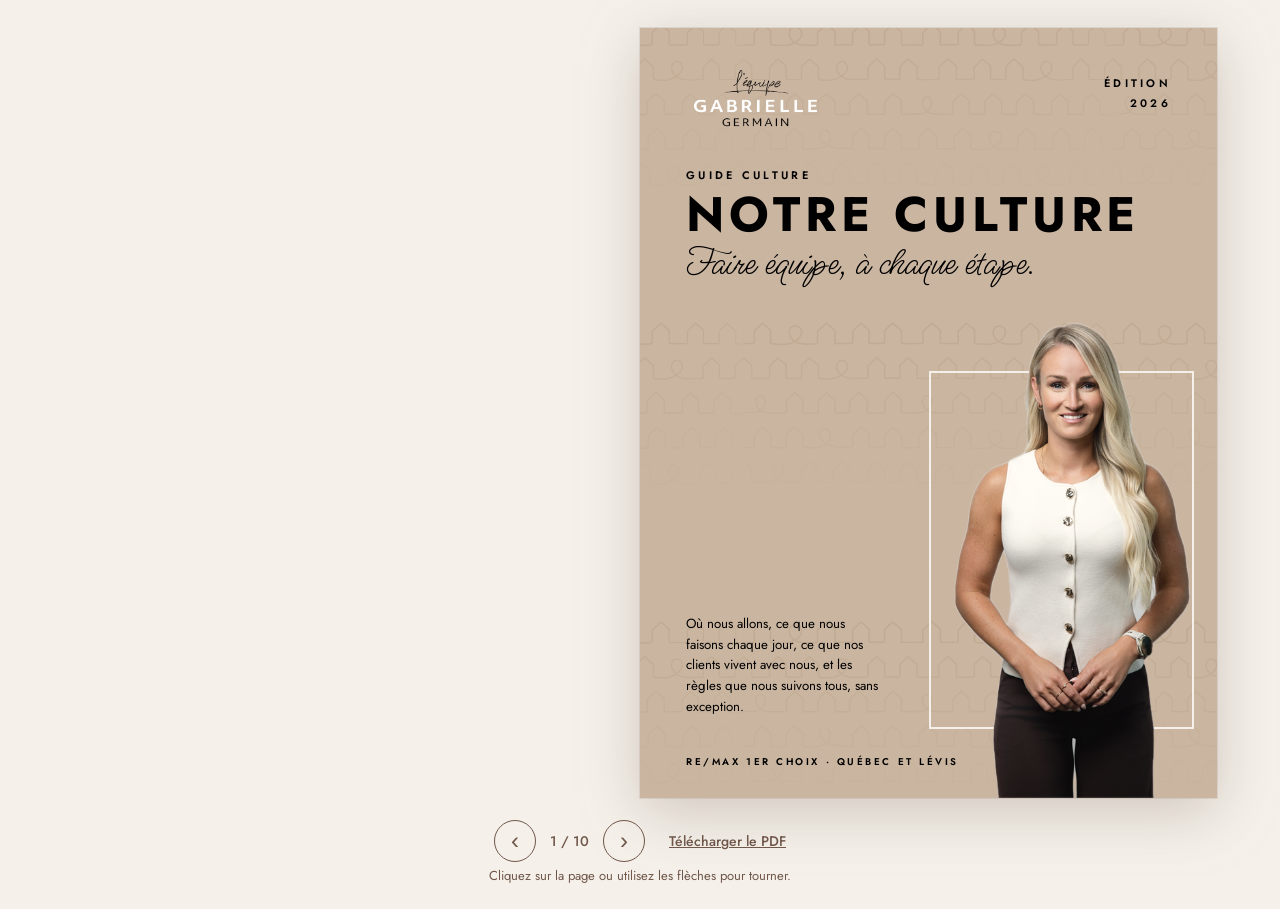
<file: docs/culture/index.html>
<!doctype html>
<html lang="fr">
<head>
<meta charset="utf-8">
<meta name="viewport" content="width=device-width, initial-scale=1">
<meta name="robots" content="noindex, nofollow">
<title>Guide culture · L'équipe Gabrielle Germain</title>
<link href="https://fonts.googleapis.com/css2?family=Jost:wght@300;400;500;600&family=Ms+Madi&family=Playfair+Display:ital,wght@0,400;0,500;0,600;0,700;1,400;1,500&display=swap" rel="stylesheet">
<link rel="stylesheet" href="../ods/magazine.css">
<link rel="stylesheet" href="culture.css">
<link rel="stylesheet" href="../../marque/marque.css">
</head>
<body>

<div class="scene">
  <div class="livre" id="livre">

    <!-- 1 · Couverture -->
    <div class="page couverture" data-density="hard">
      <div class="couv-c">
        <img class="logo-img" src="../../marque/logo-equipe_fond-moyen.png" alt="L'équipe Gabrielle Germain">
        <p class="edition">Édition<br>2026</p>
        <div class="titre-c">
          <p class="sur">Guide culture</p>
          <h1>Notre culture</h1>
          <p class="script moyen">Faire équipe, à chaque étape.</p>
        </div>
        <div class="cadre" aria-hidden="true"></div>
        <img class="portrait-d" src="../site/images/gabrielle-detoure.png" alt="Gabrielle Germain">
        <p class="sous">Où nous allons, ce que nous faisons chaque jour, ce que nos clients vivent avec nous, et les règles que nous suivons tous, sans exception.</p>
        <p class="pied">RE/MAX 1er Choix · Québec et Lévis</p>
      </div>
    </div>

    <!-- 2 · Vision et mission -->
    <div class="page vision">
      <div class="photo" style="height:42%"><img src="../site/images/gg-equipe.jpg" alt="L'équipe de Gabrielle Germain"></div>
      <div class="bande" style="height:58%">
        <img class="sapin" src="../../marque/sapin-sauge-fonce.png" alt="">
        <p class="rubrique clair">01 · La vision · Là où nous allons</p>
        <p class="grande">« Que chaque propriété de Québec et de Lévis se vende à sa pleine valeur. »</p>
        <p class="expl">Pas seulement celles de nos clients : nous voulons élever le standard de toute la région. Chaque photo, chaque vidéo, chaque prix proposé et chaque négociation sert la pleine valeur de la propriété.</p>
        <div class="mission-b">
          <p class="rubrique clair">02 · La mission · Ce que nous faisons chaque jour</p>
          <p class="mission-c">« Faire équipe avec chaque client, à chaque étape : regarder sa propriété avec les yeux de l'acheteur, bâtir le bon plan, et livrer des résultats au-delà des attentes. »</p>
        </div>
      </div>
      <p class="folio clair">02</p>
    </div>

    <!-- 3 · Promesse, positionnement, façon de faire -->
    <div class="page rose texture-motif rose-m">
      <div class="p-in noir">
        <p class="rubrique clair">03 · La promesse et le positionnement</p>
        <p class="geant-g">Faire équipe,</p>
        <p class="script">à chaque étape.</p>
        <p class="texte" style="margin-top:2cqw">Notre promesse : ce que chaque client vit avec nous, de la première rencontre à la remise des clés.</p>
        <span class="trait toffee"></span>
        <div class="duo">
          <div><p class="lbl">Notre positionnement</p><h3>« Elle a les outils pour vendre ma propriété, peu importe laquelle. »</h3><p>La phrase que nous voulons entendre dans la bouche de nos clients et des gens de Québec et de Lévis.</p></div>
          <div><p class="lbl">Notre façon de faire</p><h3>« On voit votre maison comme l'acheteur la verra. »</h3><p>Avant les photos, avant le prix, nous regardons la propriété avec les yeux de l'acheteur : ce qui lui donne de la valeur, ce qui lui en enlève, ce qu'on peut améliorer.</p></div>
        </div>
      </div>
      <p class="folio clair">03</p>
    </div>

    <!-- 4 · Valeurs et forces -->
    <div class="page lait texture-papier">
      <div class="p-in">
        <p class="rubrique">04 · Nos valeurs</p>
        <h2 class="titre">Les 6 valeurs <i>qui guident nos décisions.</i></h2>
        <div class="corps">
        <div class="val6">
          <div><span class="nb">1</span><h3>Service de qualité, au standard</h3><p class="def">Le même niveau d'excellence pour chaque client, peu importe le prix de la propriété.</p><p class="voit">Nos standards de service, appliqués à tous.</p></div>
          <div><span class="nb">2</span><h3>Ambition</h3><p class="def">Nous visons plus haut, pour nos clients et pour nous.</p><p class="voit">Nous cherchons le meilleur prix, pas le plus rapide. Nous nous fixons des objectifs.</p></div>
          <div><span class="nb">3</span><h3>Équilibre de vie</h3><p class="def">Performer sans s'oublier : famille, entraînement, santé.</p><p class="voit">Nous le montrons : la famille, le sport, le vrai quotidien.</p></div>
          <div><span class="nb">4</span><h3>Proximité</h3><p class="def">Une relation humaine, accessible, authentique.</p><p class="voit">Nous répondons vite, nous rassurons, nous expliquons simplement.</p></div>
          <div><span class="nb">5</span><h3>Engagement</h3><p class="def">Présents à chaque étape, jusqu'au bout.</p><p class="voit">De la première rencontre au suivi après la vente.</p></div>
          <div><span class="nb">6</span><h3>Confiance</h3><p class="def">Nous disons les vraies affaires et nous tenons parole.</p><p class="voit">Transparence sur le prix, les délais et les risques.</p></div>
        </div>
        <div class="forces-l"><span class="lbl">Nos forces</span><b>Proactivité</b><img src="../../marque/fleche-toffee-fonce.png" alt=""><b>Expertise</b><img src="../../marque/fleche-toffee-fonce.png" alt=""><b>Engagement</b></div>
        </div>
      </div>
      <p class="folio">04</p>
    </div>

    <!-- 5 · Standards de service -->
    <div class="page lait texture-motif toffee-m doux">
      <div class="p-in">
        <p class="rubrique">05 · Nos standards de service</p>
        <h2 class="titre">Ce que chaque client <i>peut attendre de nous.</i></h2>
        <div class="corps">
        <div class="std-grille">
          <div class="std"><span class="n">1</span><b>Réponse rapide</b><p>Tout nouveau contact est appelé ou texté le jour même, idéalement dans l'heure ouvrable.</p></div>
          <div class="std"><span class="n">2</span><b>Mise en marché complète, toujours</b><p>Photos HD, vidéo, drone et diffusion sur les réseaux pour chaque inscription.</p></div>
          <div class="std"><span class="n">3</span><b>Retour après chaque visite</b><p>Le vendeur reçoit les commentaires des visiteurs sous 24 à 48 h.</p></div>
          <div class="std"><span class="n">4</span><b>Mise à jour hebdomadaire</b><p>Chaque vendeur reçoit un bilan au moins une fois par semaine.</p></div>
          <div class="std"><span class="n">5</span><b>Un plan clair</b><p>Chaque acheteur repart de la première rencontre avec un plan : budget, secteurs, échéancier.</p></div>
          <div class="std"><span class="n">6</span><b>Après la vente</b><p>Un suivi après la remise des clés, et une demande d'avis Google.</p></div>
        </div>
        </div>
      </div>
      <p class="folio">05</p>
    </div>

    <!-- 6 · Expérience client et personnalité -->
    <div class="page lait experience">
      <div class="photo" style="height:42%"><img src="../site/images/marque-rose.jpg" alt=""></div>
      <div class="bas" style="top:45%">
        <div class="ronds"><span>À l'aise</span><span>Ensemble</span><span>Clair</span></div>
        <p class="rubrique" style="text-align:center;margin-top:2.4cqw">06 · L'expérience client</p>
        <p class="texte" style="margin:0 0 1cqw">Le client est à l'aise, nous avançons ensemble, et tout est clair.</p>
        <p class="parole">« On devient une équipe : il faut qu'on s'apprécie, et on avance ensemble. »</p>
        <div class="perso" style="margin-top:3cqw">
          <p class="rubrique" style="text-align:center">07 · Notre personnalité</p>
          <div class="mots-l"><span>Sérieuse</span><span>Chaleureuse</span><span>Énergique</span><span>Accomplie</span></div>
          <p class="texte" style="text-align:center;margin:0">Des gens ambitieux, en équilibre, qui bougent, comme nos clients. Gabrielle reste le visage principal, et l'équipe apparaît régulièrement. Jamais « vendeur sous pression », jamais « cute ».</p>
        </div>
      </div>
      <p class="folio">06</p>
    </div>

    <!-- 7 · Principes de communication -->
    <div class="page texture-papier">
      <div class="p-in">
        <p class="rubrique">08 · Nos principes de communication</p>
        <h2 class="titre">Les règles <i>que nous suivons tous.</i></h2>
        <div class="corps">
        <div class="principe"><span class="rond">1</span><div><h3>Parler d'abord de ce qui inquiète</h3><p>Chaque publication commence par une inquiétude que la personne vit déjà (le coût d'un courtier, la facture après l'achat, se retrouver seule devant tant de décisions, le prix à Québec). Puis l'équipe arrive comme la solution. Une seule action à la fin : enregistrer, partager, activer l'Alerte ou nous écrire.</p></div></div>
        <div class="principe p2"><span class="rond">2</span><div><h3>La voix de l'équipe</h3><p>Toujours le vouvoiement, des phrases courtes. Chaleureuse et posée, jamais vendeuse ni alarmiste. Aucune promesse de résultat, aucun chiffre sans sa source. On ne parle jamais d'un autre courtier. « ✨ » comme petite signature.</p></div></div>
        <div class="principe p3"><span class="rond">3</span><div><h3>Jamais sans accord</h3><p>Le nom, le visage ou le témoignage d'un client : seulement avec son accord écrit. L'adresse d'un client : jamais. La propriété d'un autre courtier : seulement avec son accord. Toujours la mention OACIQ (nom, titre, agence) sur ce qui est promotionnel.</p></div></div>
        </div>
      </div>
      <p class="folio">07</p>
    </div>

    <!-- 8 · Aide-mémoire (à imprimer et afficher) -->
    <div class="page toffee texture-motif toffee-m">
      <div class="p-in noir">
        <p class="rubrique clair">Aide-mémoire · à garder sous la main</p>
        <h2 class="titre clair">Notre culture <i>en une page.</i></h2>
        <div class="corps">
        <div class="memo">
          <div><b>Avant une rencontre</b><ul><li>Regarder la propriété avec les yeux de l'acheteur.</li><li>Repartir avec un plan clair : budget, secteurs, échéancier.</li><li>Dire les vraies affaires : prix, délais, risques.</li></ul></div>
          <div><b>Avec chaque client</b><ul><li>Rappeler le jour même tout nouveau contact.</li><li>Retour après chaque visite, sous 24 à 48 h.</li><li>Un bilan au moins une fois par semaine.</li></ul></div>
          <div><b>Avant de publier</b><ul><li>Commencer par ce qui inquiète.</li><li>Vouvoiement, phrases courtes, une seule action.</li><li>Accord écrit du client, mention OACIQ.</li></ul></div>
          <div><b>Après la vente</b><ul><li>Un suivi après la remise des clés.</li><li>Une demande d'avis Google.</li><li>Rester présents, jusqu'au bout.</li></ul></div>
        </div>
        <p class="memo-pied">Le client doit se sentir : <b>à l'aise · ensemble · clair</b></p>
        </div>
      </div>
      <p class="folio clair">08</p>
    </div>

    <!-- 9 · L'équipe -->
    <div class="page lait texture-papier">
      <div class="p-in">
        <p class="rubrique">L'équipe</p>
        <h2 class="titre">Ceux qui font <i>équipe avec vous.</i></h2>
        <div class="corps">
        <div class="equipe-g">
          <div class="membre"><div class="ph"><img src="../site/images/gabrielle.jpg" alt="Gabrielle Germain"></div><b>Gabrielle Germain</b><span>Courtière en immobilier résidentiel et commercial</span></div>
          <div class="membre"><div class="ph"><img src="../site/images/victoria.jpg" alt="Victoria Racette"></div><b>Victoria Racette</b><span>Courtière en immobilier résidentiel</span></div>
          <div class="membre"><div class="ph"><img src="../site/images/nancy.jpg" alt="Nancy Villeneuve"></div><b>Nancy Villeneuve</b><span>Adjointe immobilière</span></div>
          <div class="membre"><div class="ph"><img src="../site/images/antoine.jpg" alt="Antoine Tanguay"></div><b>Antoine Tanguay</b><span>Courtier immobilier résidentiel</span></div>
          <div class="membre"><div class="ph"><img src="../site/images/marie-france.jpg" alt="Marie-France Drolet"></div><b>Marie-France Drolet</b><span>Courtière en immobilier résidentiel</span></div>
          <div class="membre"><div class="ph"><img src="../site/images/audrey.jpg" alt="Audrey Vallières-Olivier"></div><b>Audrey Vallières-Olivier</b><span>Courtière en immobilier résidentiel</span></div>
          <div class="membre"><div class="ph"><img src="../site/images/victoria-gagnon.jpg" alt="Victoria Gagnon"></div><b>Victoria Gagnon</b><span>Courtière à venir</span></div>
        </div>
        <div class="equipe-mot"><span class="trait centre"></span><img src="../../marque/en-mode_fond-pale.png" alt="En mode immobilier" style="width:34cqw;margin:0 auto;display:block"></div>
        </div>
      </div>
      <p class="folio">09</p>
    </div>

    <!-- 10 · Dos -->
    <div class="page couverture dos" data-density="hard">
      <div class="dos-c">
        <img class="logo-img" src="../../marque/logo-equipe_fond-moyen.png" alt="L'équipe Gabrielle Germain">
        <p class="script">Faire équipe, à chaque étape.</p>
        <img src="../../marque/remax-1er-choix_fond-clair.svg" alt="RE/MAX 1er Choix inc." style="display:block;width:46%;margin:3cqw auto 0">
        <p class="site">gabriellegermain.ca · Québec et Lévis</p>
        <div class="motif-bas"></div>
      </div>
    </div>

  </div>
</div>

<nav class="commandes" aria-label="Pages">
  <button type="button" id="prec" aria-label="Page précédente">‹</button>
  <span id="compteur">1 / 10</span>
  <button type="button" id="suiv" aria-label="Page suivante">›</button>
  <a id="pdf" href="?impression">Télécharger le PDF</a>
</nav>
<p class="astuce">Cliquez sur la page ou utilisez les flèches pour tourner.</p>

<script src="../vendor/page-flip.browser.js"></script>
<script>
(function () {
  var impression = /[?&]impression/.test(location.search);
  if (impression) {
    document.body.classList.add('impression');
    window.addEventListener('load', function () { setTimeout(function () { window.print(); }, 600); });
    return;
  }
  var livre = document.getElementById('livre');
  var pages = livre.querySelectorAll('.page');
  var flip = new St.PageFlip(livre, {
    width: 560, height: 747, size: 'stretch',
    minWidth: 260, maxWidth: 760, minHeight: 347, maxHeight: 1013,
    showCover: true, usePortrait: true, mobileScrollSupport: true,
    maxShadowOpacity: 0.35, drawShadow: true, flippingTime: 700
  });
  flip.loadFromHTML(pages);
  var compteur = document.getElementById('compteur');
  function maj() { compteur.textContent = (flip.getCurrentPageIndex() + 1) + ' / ' + flip.getPageCount(); }
  flip.on('flip', maj); flip.on('changeOrientation', maj); maj();
  document.getElementById('prec').addEventListener('click', function () { flip.flipPrev(); });
  document.getElementById('suiv').addEventListener('click', function () { flip.flipNext(); });
  document.addEventListener('keydown', function (e) {
    if (e.key === 'ArrowRight') flip.flipNext();
    if (e.key === 'ArrowLeft') flip.flipPrev();
  });
})();
</script>
</body>
</html>
</file>
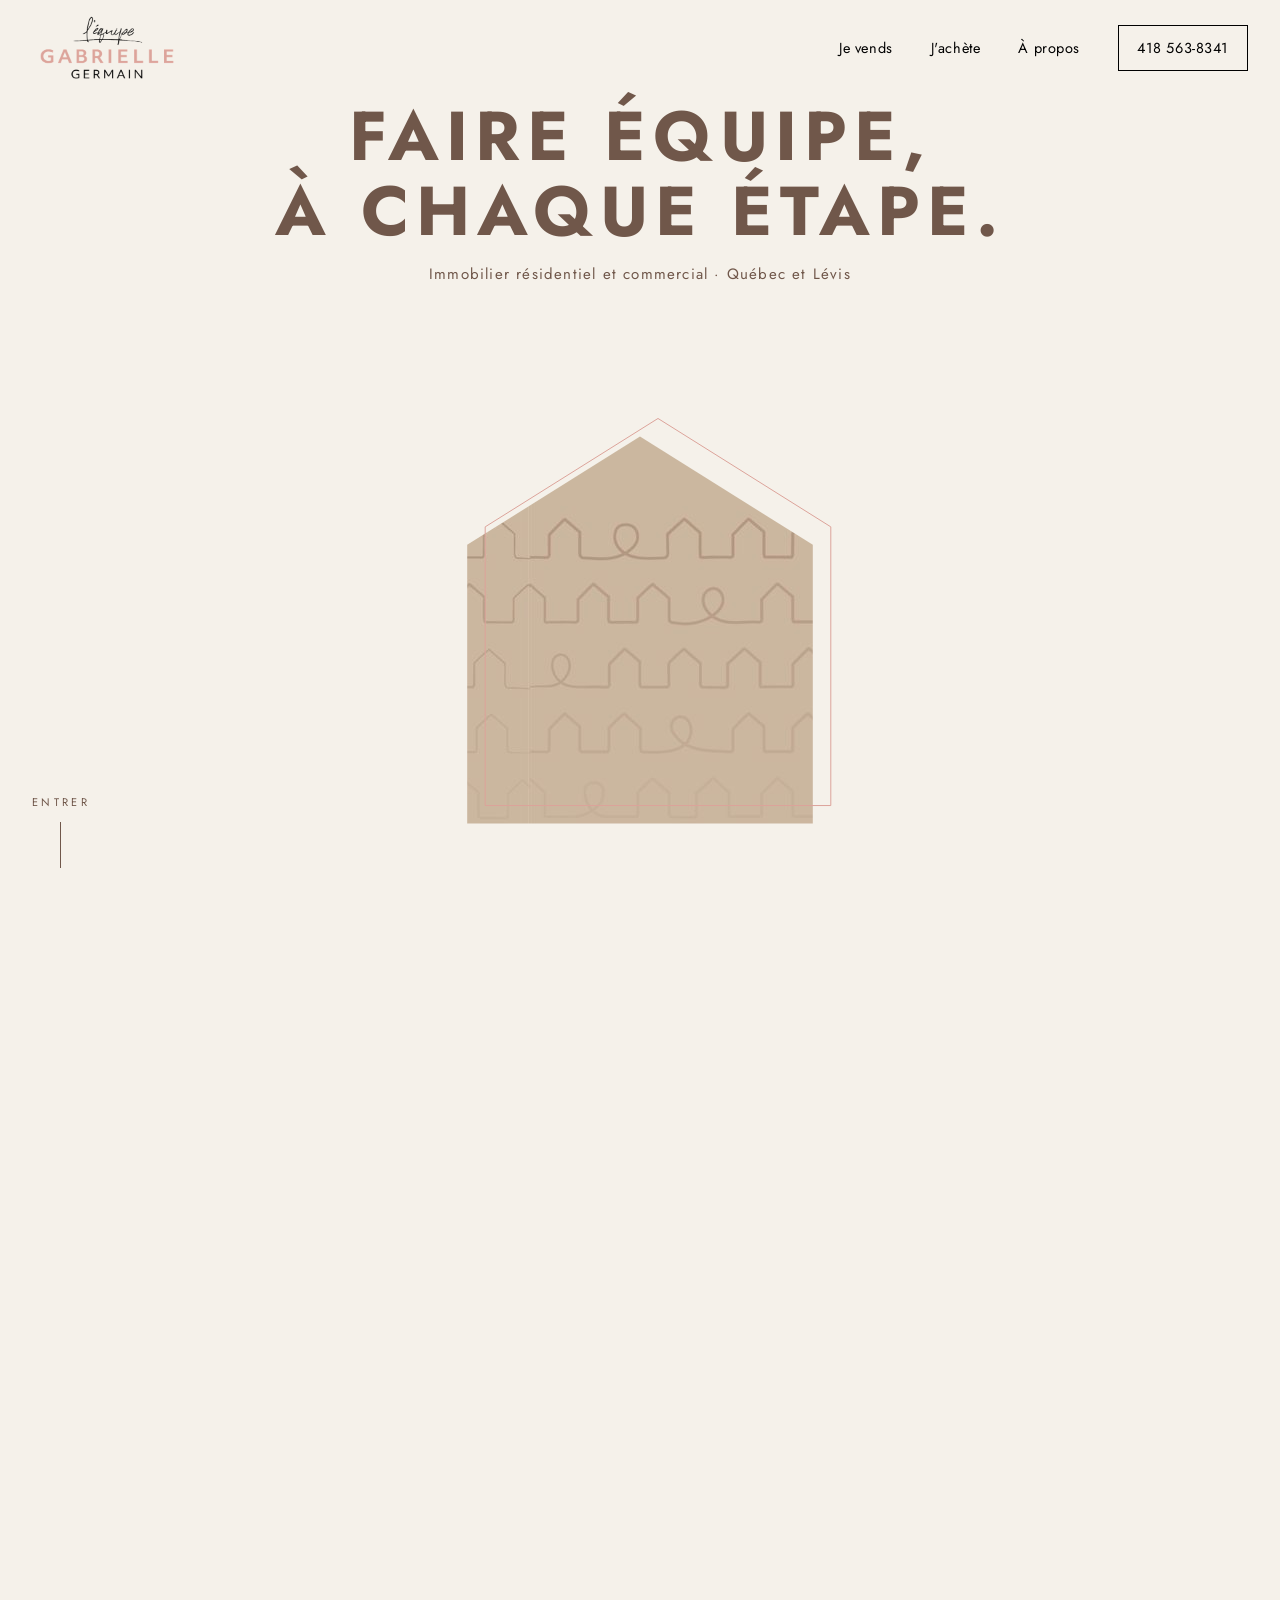
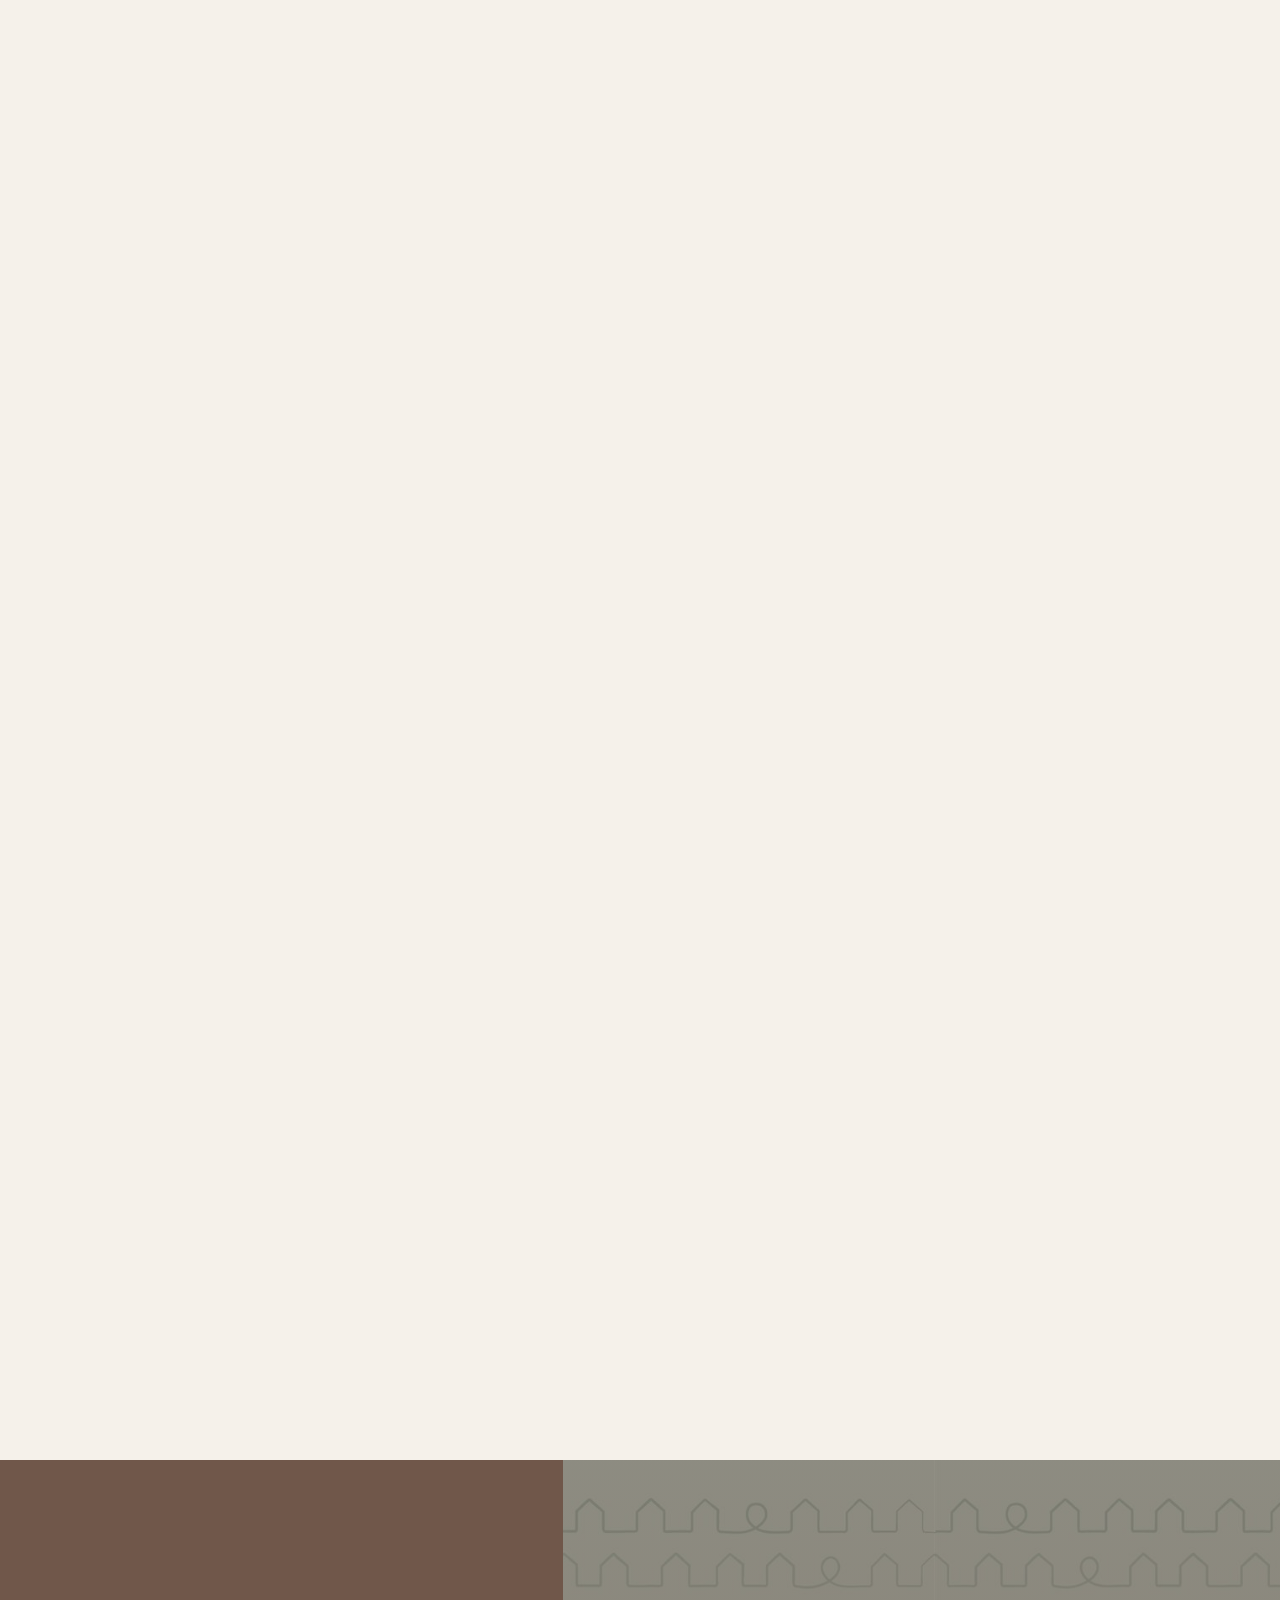
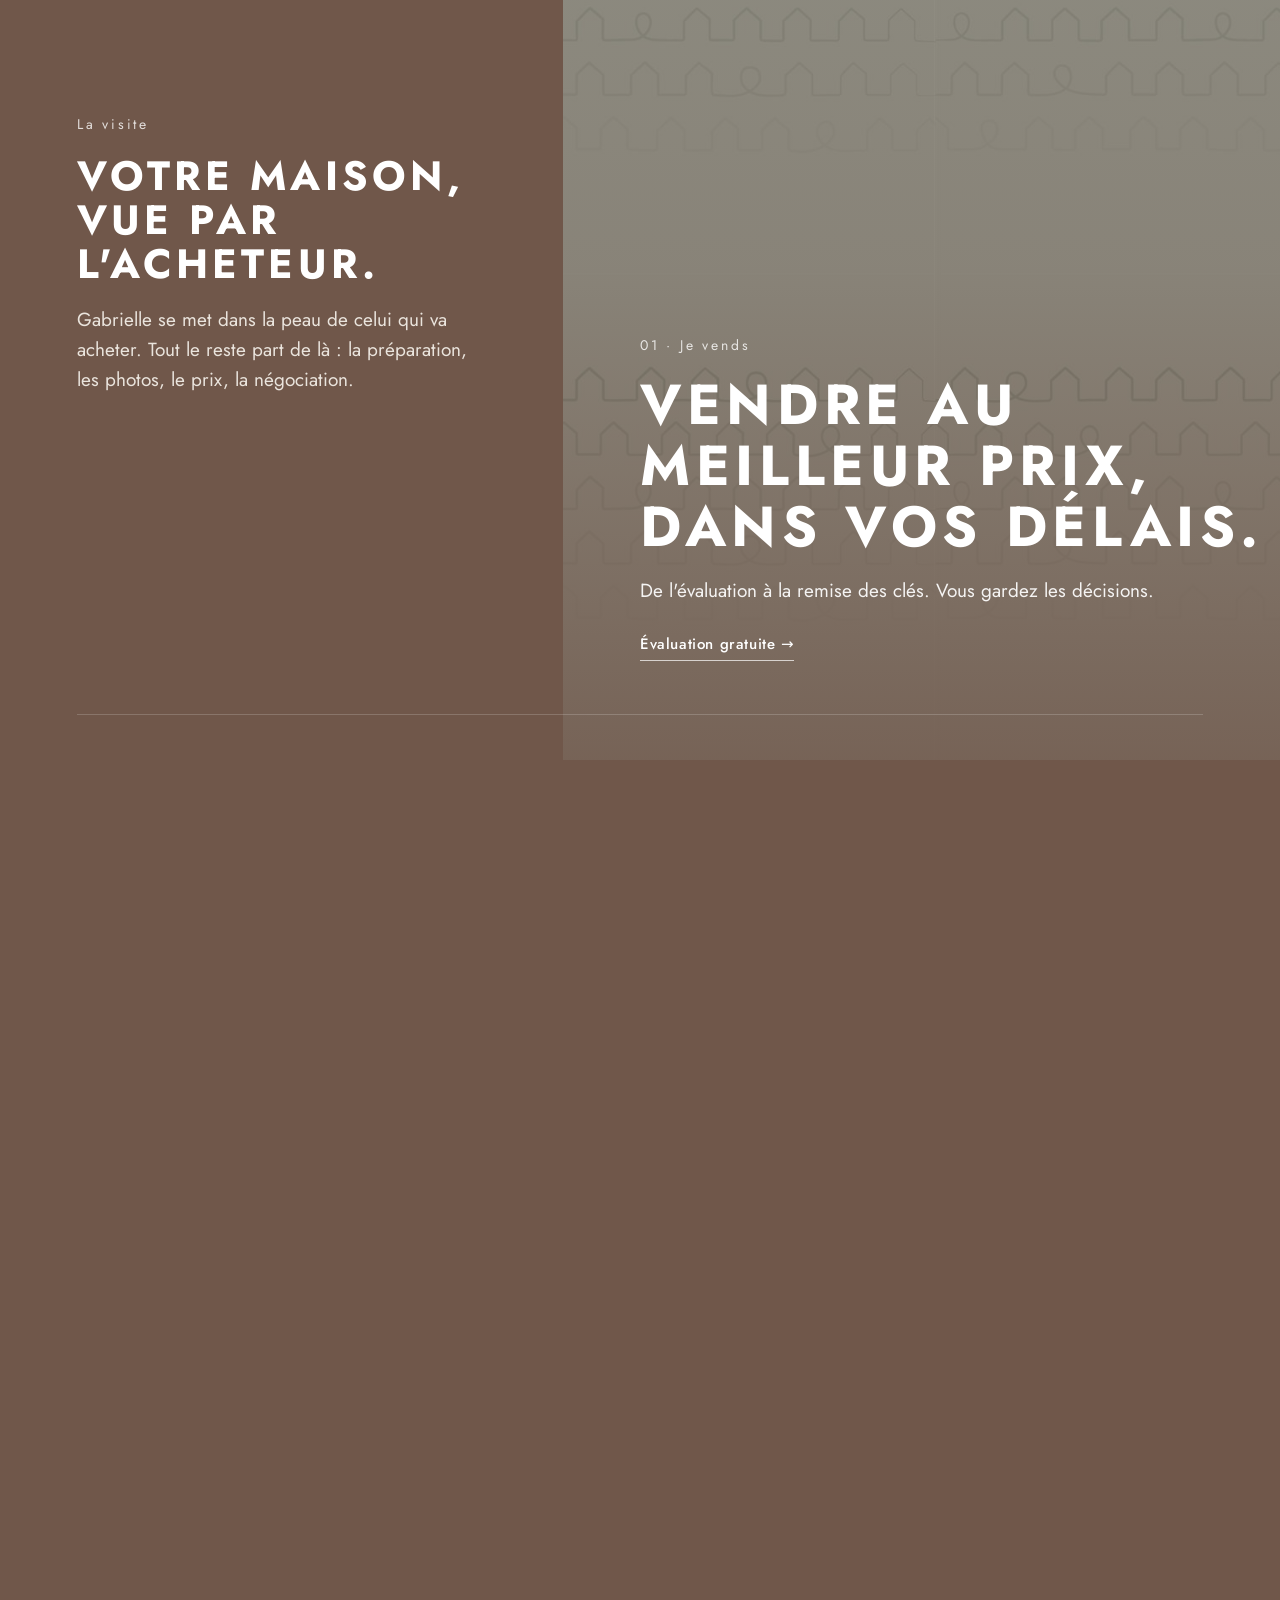
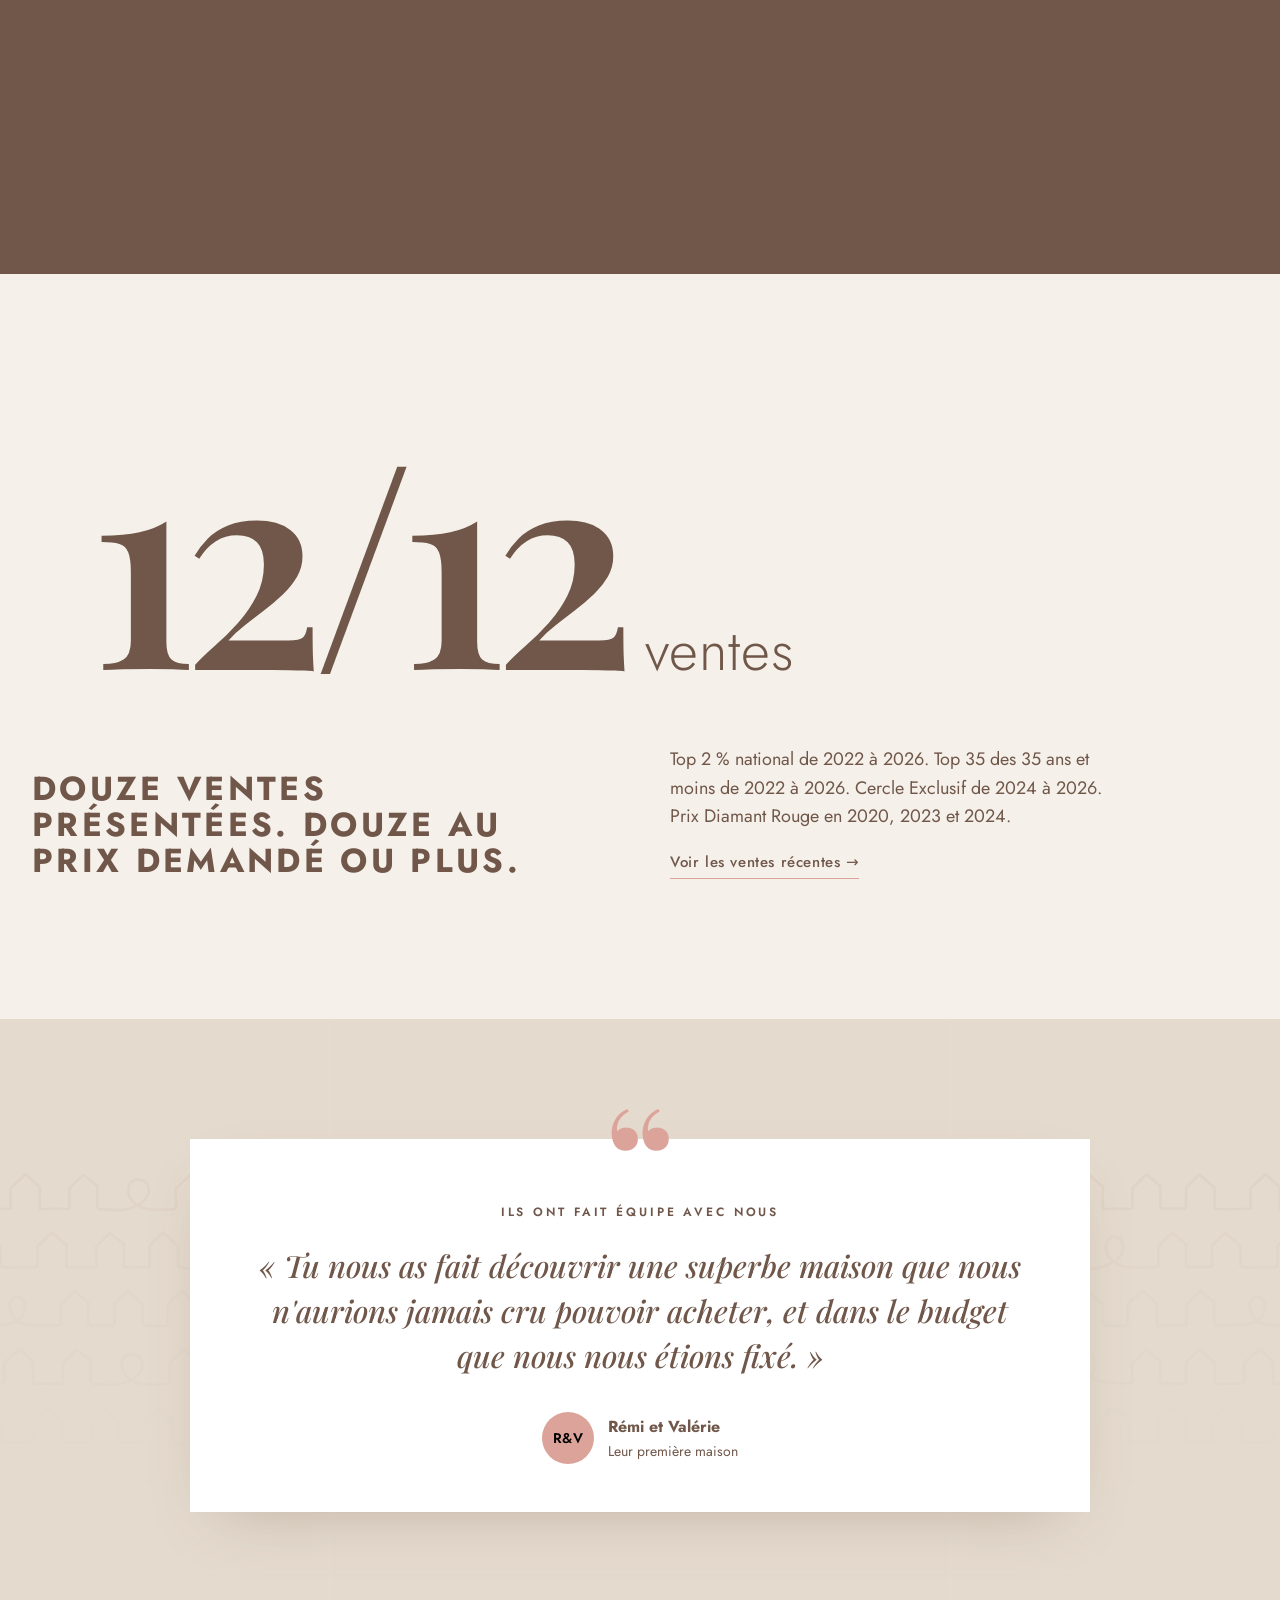
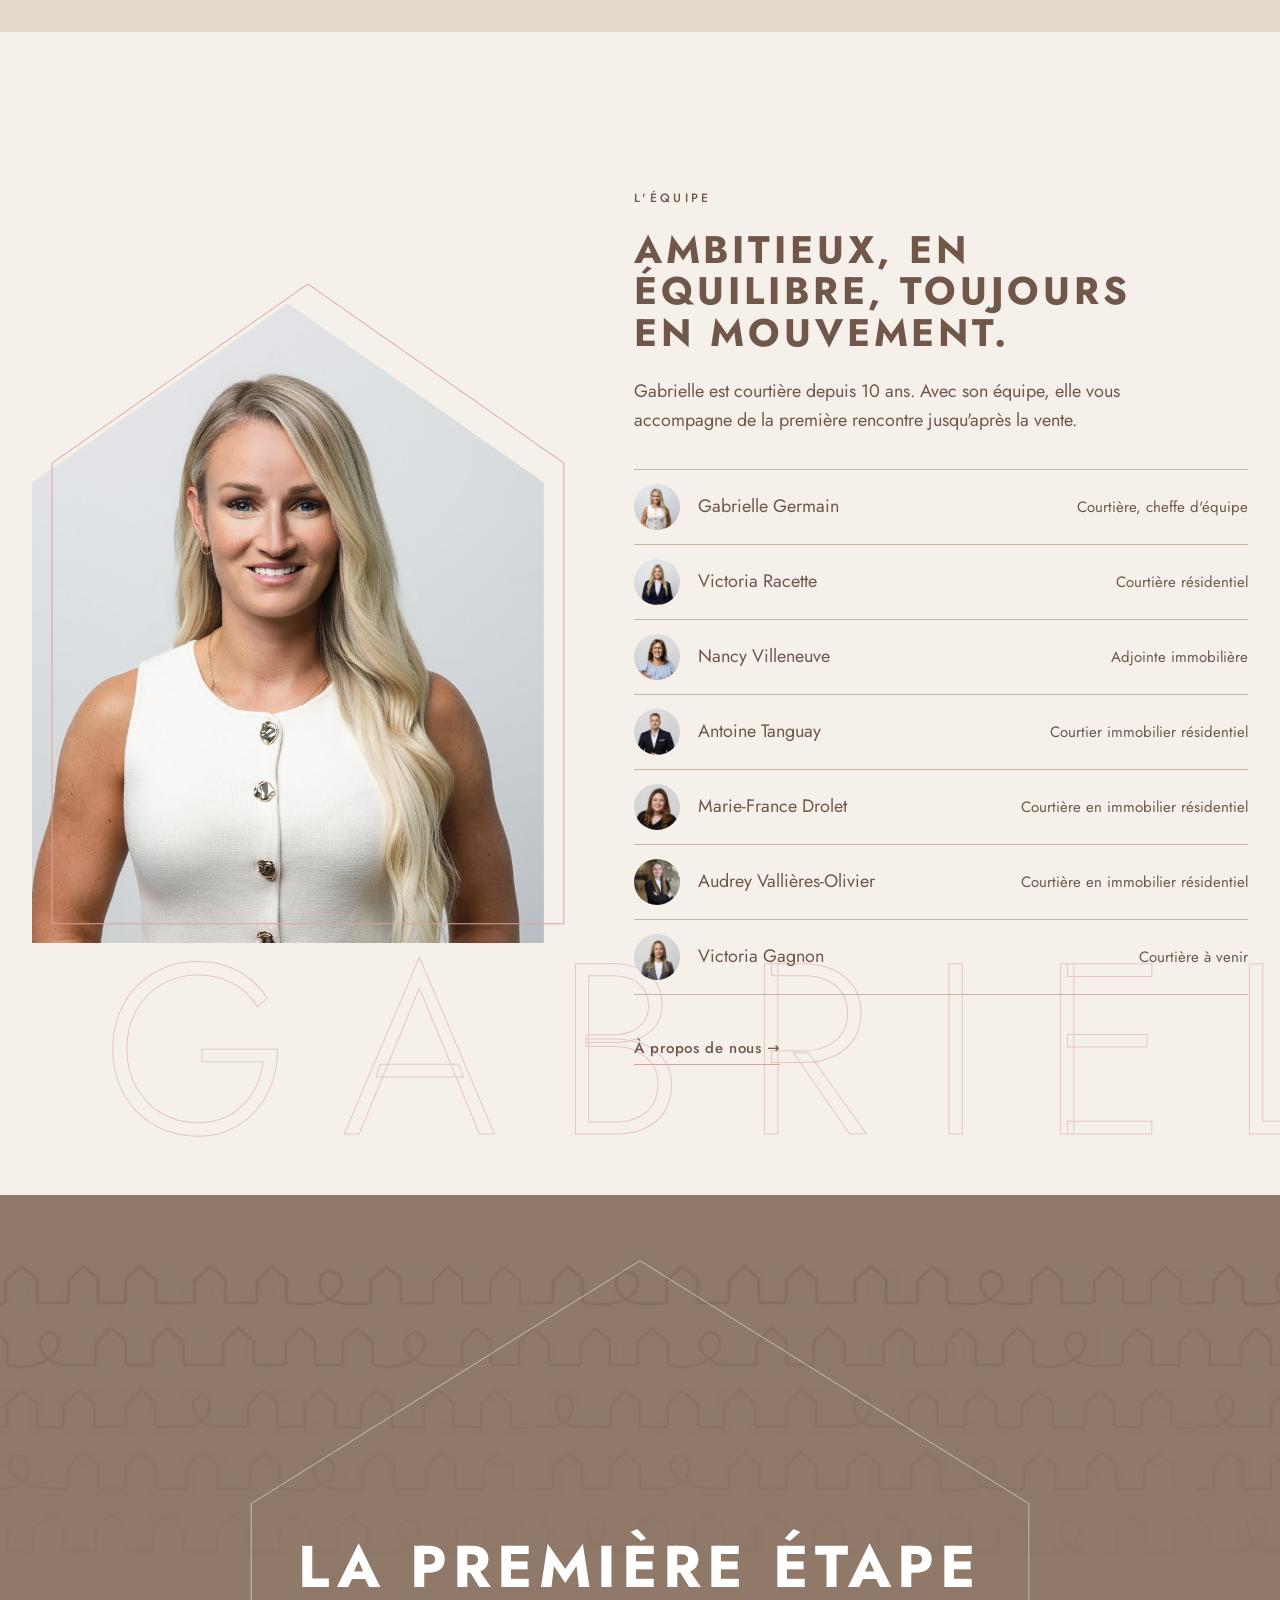
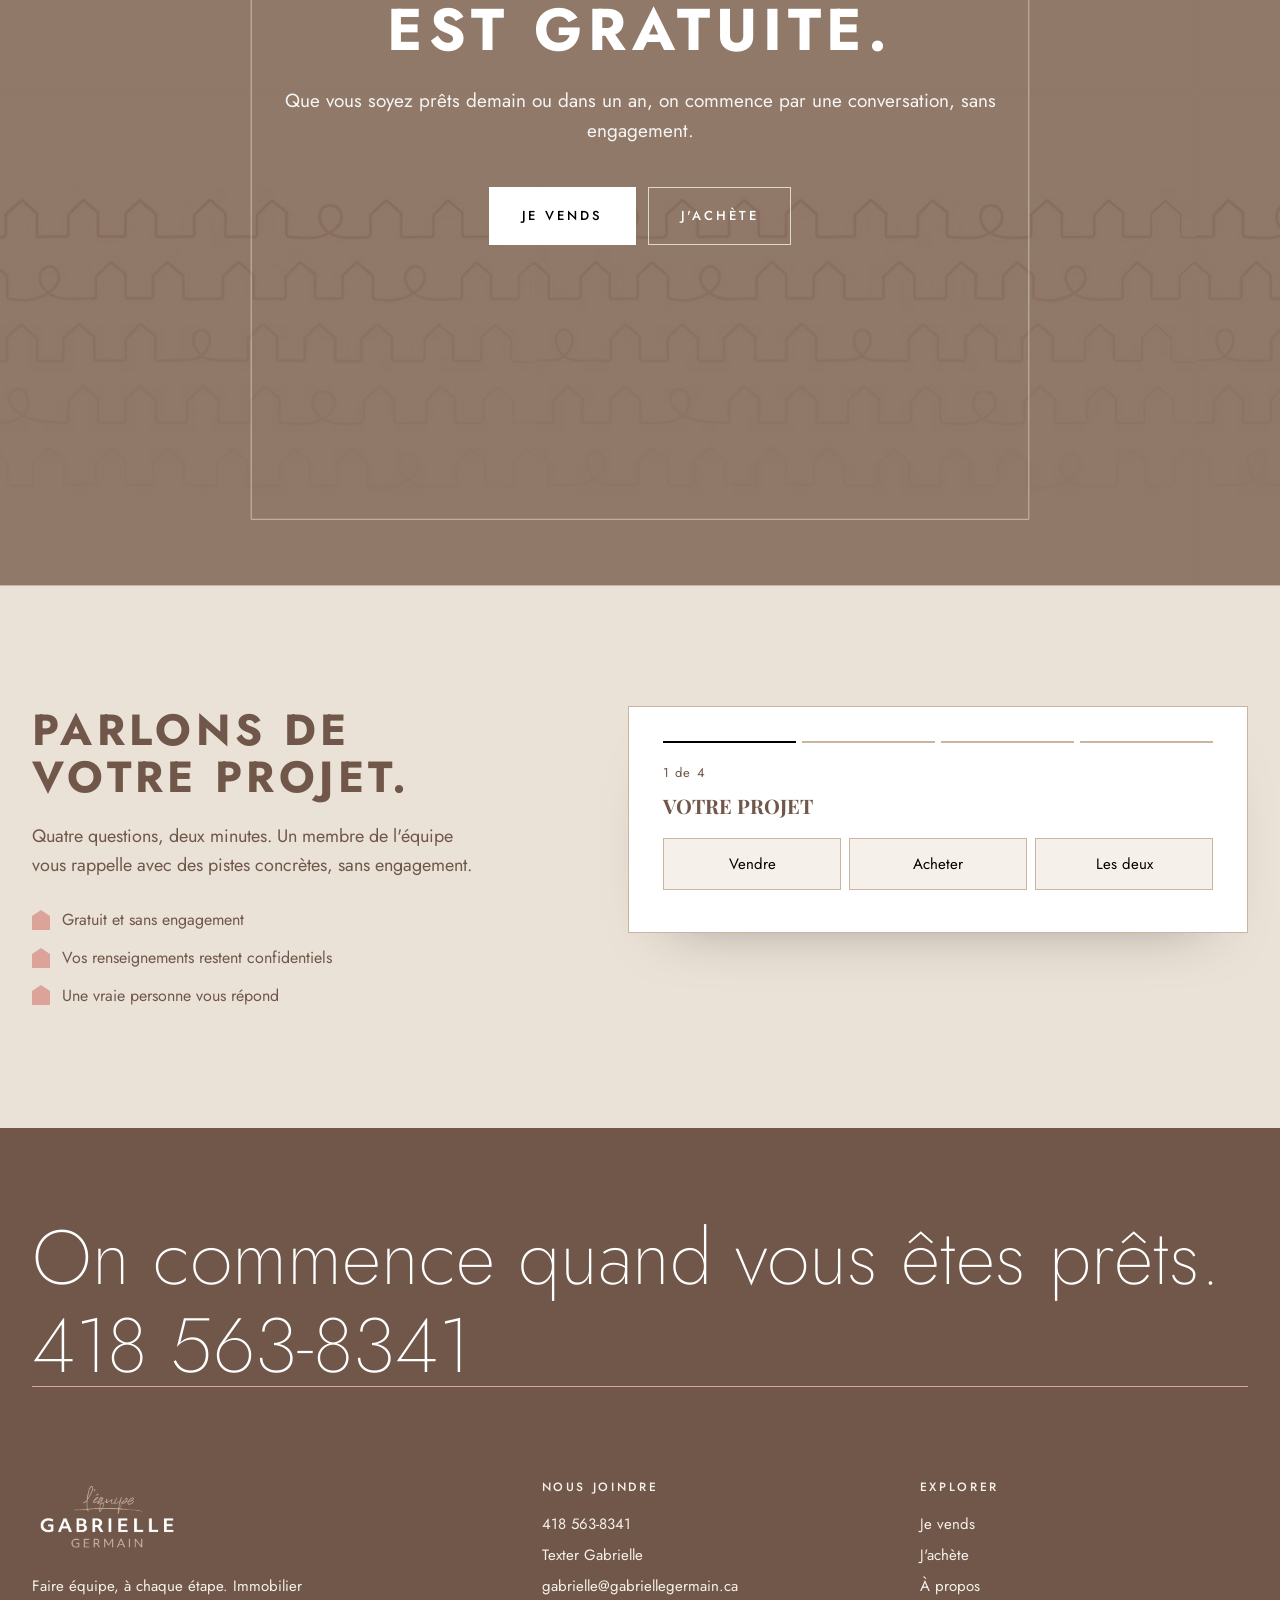
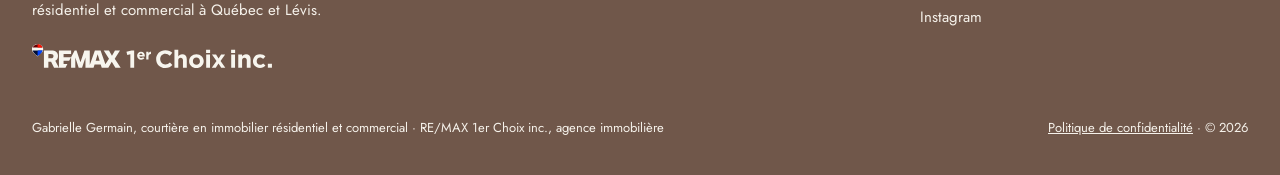
<file: docs/site/index.html>
<!doctype html>
<html lang="fr-CA">
<head>
<meta charset="utf-8">
<meta name="viewport" content="width=device-width, initial-scale=1">
<title>L'équipe Gabrielle Germain · Immobilier Québec et Lévis · RE/MAX 1er Choix</title>
<meta name="description" content="Vendre au meilleur prix ou trouver la bonne maison à Québec et Lévis, avec l'équipe Gabrielle Germain, RE/MAX 1er Choix.">
<link rel="icon" type="image/png" href="../../marque/sigle-gg.png">
<meta property="og:title" content="L'équipe Gabrielle Germain · Immobilier Québec et Lévis">
<meta property="og:description" content="Vendre au meilleur prix ou trouver la bonne maison à Québec et Lévis. Faire équipe, à chaque étape.">
<meta property="og:image" content="images/gg-equipe.jpg">
<meta property="og:locale" content="fr_CA">
<link rel="preconnect" href="https://fonts.googleapis.com">
<link href="https://fonts.googleapis.com/css2?family=Jost:wght@200;300;400;500;600;700&family=Ms+Madi&family=Playfair+Display:ital,wght@0,500;0,600;0,700;1,500&display=swap" rel="stylesheet">
<!--
  Photos : séance d'équipe envoyée par Gabrielle (WeTransfer, 28 oct. 2026) et sa marque (guide 2021).
  Aucune photo d'Internet (registre : 06-marketing-gabrielle/banque-media/DROITS.md).
-->
<style>
:root{
  /* Guide des normes de l'image de marque 2021 (p. 18) : couleurs officielles */
  --fond:#F5F1EA; --clair:#EAE2D7; --encre:#000; --texte:#70574A; --gris:#70574A;
  --rose:#DCA39A; --rose-t:#70574A; --brun:#70574A; --titre:#70574A; --sauge:#9FACA4; --sable:#CAB6A0; --nuit:#70574A;
  --ligne:#CAB6A0;
  /* Ambroise (titres), Objektiv Mk1 (texte), Saturday Rock (accroches, toujours en noir) : équivalents Google Fonts */
  --serif:"Playfair Display","Ambroise",Georgia,serif;
  --f:Jost,"Objektiv Mk1","Avenir Next","Futura",system-ui,sans-serif;
  --logo:Jost,"Objektiv Mk1",system-ui,sans-serif;
  --script:"Ms Madi","Saturday Rock",cursive;
}
*{box-sizing:border-box}
[hidden]{display:none!important}
html{-webkit-text-size-adjust:100%}
body{margin:0;background:var(--fond);color:var(--texte);font:400 18px/1.6 var(--f);-webkit-font-smoothing:antialiased;overflow-x:hidden}
img{display:block;max-width:100%}
a{color:inherit}
.wrap{max-width:1320px;margin:0 auto;padding:0 32px}
h1,h2,h3{font-family:var(--serif);font-weight:700;color:var(--titre);margin:0;letter-spacing:.01em;line-height:1.08;text-transform:uppercase;text-wrap:balance}
p{margin:0 0 16px}
.page{display:none}.page.active{display:block}
.petit{font-size:14px;color:var(--gris)}
.etiquette{display:inline-block;font-size:12px;font-weight:500;letter-spacing:.28em;text-transform:uppercase}

/* ---------- Bouton-maison : en haut à gauche de la souris ---------- */
.curseur{position:fixed;left:0;top:0;width:96px;height:106px;pointer-events:none;z-index:120;opacity:0;transform:translate(-88%,-90%) scale(.5);transform-origin:88% 90%;transition:opacity .25s,transform .4s cubic-bezier(.2,.8,.2,1);display:none}
.curseur svg{width:100%;height:100%;overflow:visible;filter:drop-shadow(0 12px 22px rgba(26,23,21,.35))}
.curseur polygon{fill:var(--rose);stroke:none}
.curseur span{position:absolute;left:0;right:0;top:56%;text-align:center;font:500 10.5px var(--f);letter-spacing:.2em;text-transform:uppercase;color:var(--encre)}
.curseur.grand{opacity:1;transform:translate(-88%,-90%) scale(1)}
.curseur.grand.petit{transform:translate(-88%,-90%) scale(.5)}
@media (pointer:fine){.curseur{display:block}}

/* ---------- Rideau de transition ---------- */
.rideau{position:fixed;inset:0;z-index:110;pointer-events:none;display:flex;align-items:center;justify-content:center}
.rideau i{width:180vmax;height:200vmax;background:var(--brun);clip-path:polygon(50% 0,100% 28%,100% 100%,0 100%,0 28%);transform:scale(0);transition:transform .6s cubic-bezier(.7,0,.2,1)}
.rideau.couvre i{transform:scale(1)}

/* ---------- En-tête ---------- */
.tete{position:fixed;left:0;right:0;top:0;z-index:60;transition:background .4s,color .4s,transform .4s}
.tete .wrap{display:flex;align-items:center;justify-content:space-between;height:96px}
.tete.plein{background:rgba(246,241,235,.94);backdrop-filter:blur(10px)}
.tete.cache{transform:translateY(-100%)}
.logo{text-decoration:none;line-height:1}
.logo{text-align:center}
.logo img{display:block;width:150px;height:auto}
.logo .lg-fonce,.tete.sombre .logo .lg-clair,footer .logo .lg-clair{display:none}
.tete.sombre .logo .lg-fonce,footer .logo .lg-fonce{display:block}
.tete{color:var(--encre)}
.tete.sombre{color:#fff}
nav.menu{display:flex;align-items:center;gap:38px}
nav.menu a{text-decoration:none;font-size:14.5px;letter-spacing:.04em;position:relative;padding:6px 0}
nav.menu a::after{content:"";position:absolute;left:0;bottom:0;height:1px;width:100%;background:currentColor;transform:scaleX(0);transform-origin:right;transition:transform .45s cubic-bezier(.2,.8,.2,1)}
nav.menu a:hover::after,nav.menu a.actif::after{transform:scaleX(1);transform-origin:left}
nav.menu .tel{border:1px solid currentColor;padding:10px 18px;border-radius:0}
nav.menu .tel::after{display:none}
.burger{display:none;background:none;border:0;width:44px;height:44px;position:relative;color:inherit}
.burger span{position:absolute;left:10px;right:10px;height:1px;background:currentColor;transition:all .3s}
.burger span:nth-child(1){top:18px}.burger span:nth-child(2){top:26px}
.burger.ouvert span:nth-child(1){top:22px;transform:rotate(45deg)}.burger.ouvert span:nth-child(2){top:22px;transform:rotate(-45deg)}
@media (max-width:900px){
  nav.menu{position:fixed;inset:0;background:var(--nuit);color:#fff;flex-direction:column;justify-content:center;gap:10px;clip-path:polygon(50% 0,100% 0,100% 0,0 0,0 0);transition:clip-path .6s cubic-bezier(.7,0,.2,1)}
  nav.menu.ouvert{clip-path:polygon(50% 0,100% 0,100% 100%,0 100%,0 0)}
  nav.menu a{font-size:34px;font-weight:200}
  nav.menu .tel{font-size:16px;margin-top:20px}
  .burger{display:block;z-index:2}
  .tete.menu-ouvert{color:#fff;background:transparent!important;backdrop-filter:none!important;-webkit-backdrop-filter:none!important;transform:none!important}
  .tete.menu-ouvert .logo .lg-clair{display:none}.tete.menu-ouvert .logo .lg-fonce{display:block}
  .tete .logo{position:relative;z-index:2}
  nav.menu{height:100vh;height:100dvh;padding:110px 32px 40px;align-items:flex-start;overflow-y:auto}
  nav.menu a{font-size:32px;line-height:1.2;padding:10px 0}
  nav.menu a::after{display:none}
  nav.menu .tel{font-size:16px;margin-top:26px;padding:12px 20px}
  body.menu-ouvert{overflow:hidden}
}

/* ---------- Boutons ---------- */
.btn{position:relative;display:inline-flex;align-items:center;justify-content:center;min-height:58px;padding:0 32px;text-decoration:none;font:500 13px/1 var(--f);letter-spacing:.22em;text-transform:uppercase;border:1px solid var(--encre);background:var(--encre);color:var(--fond);overflow:hidden;cursor:pointer;isolation:isolate}
.btn::before{content:"";position:absolute;inset:0;background:var(--rose);transform:translateY(101%);transition:transform .5s cubic-bezier(.2,.8,.2,1);z-index:-1}
.btn:hover::before{transform:none}
.btn:hover{color:var(--encre);border-color:var(--rose)}
.btn.vide{background:transparent;color:var(--encre)}
.btn.blanc{background:#fff;color:var(--encre);border-color:#fff}
.btn.contour-blanc{background:transparent;color:#fff;border-color:rgba(255,255,255,.7)}
.btns{display:flex;gap:12px;flex-wrap:wrap}
.lien{display:inline-flex;gap:12px;align-items:center;text-decoration:none;font-weight:500;font-size:15px;letter-spacing:.04em;border-bottom:1px solid var(--rose);padding-bottom:4px;transition:gap .35s}
.lien:hover{gap:20px}

/* ---------- Apparitions ---------- */
.monte{opacity:0;transform:translateY(40px);transition:opacity 1.1s cubic-bezier(.2,.8,.2,1),transform 1.1s cubic-bezier(.2,.8,.2,1)}
.monte.vu{opacity:1;transform:none}
.ligne-titre{display:block;overflow:hidden}
.ligne-titre>span{display:block;transform:translateY(105%);transition:transform 1.1s cubic-bezier(.2,.8,.2,1)}
.vu .ligne-titre>span,.ligne-titre.vu>span{transform:none}
.ligne-titre:nth-child(2)>span{transition-delay:.09s}.ligne-titre:nth-child(3)>span{transition-delay:.18s}

/* =========================================================
   ACCUEIL : entrer dans la maison
   ========================================================= */
.entree{position:relative;height:340vh;background:var(--fond)}
.entree .scene{position:sticky;top:0;height:100vh;overflow:hidden}
.entree .forme{position:absolute;inset:0;clip-path:var(--clip,polygon(50% 30%,65% 42%,65% 86%,35% 86%,35% 42%));will-change:clip-path}
.entree .forme img{position:absolute;inset:0;width:100%;height:100%;object-fit:cover}
.entree .forme .dehors{transform:scale(var(--z1,1.25))}
.entree .forme .dedans{opacity:var(--o2,0);transform:scale(var(--z2,1.15))}
.entree .forme::after{content:"";position:absolute;inset:0;background:rgba(26,23,21,var(--voile,0))}
.entree svg.contour{position:absolute;inset:0;width:100%;height:100%;pointer-events:none;opacity:var(--oc,1)}
.entree svg.contour polygon{fill:none;stroke:var(--rose);stroke-width:1}
.entree .t1{position:absolute;left:0;right:0;top:11vh;text-align:center;opacity:var(--ot1,1);transform:translateY(calc(var(--p,0) * -80px))}
.entree .t1 h1{font-size:clamp(36px,5.4vw,84px)}
.entree .t1 p{margin-top:14px;font-size:15px;letter-spacing:.08em;color:var(--gris)}
.entree .t2{position:absolute;left:0;right:0;bottom:12vh;text-align:center;color:#fff;opacity:var(--ot2,0);transform:translateY(calc((1 - var(--ot2,0)) * 40px));pointer-events:none}
.entree .t2.actif{pointer-events:auto}
.entree .t2 h2{color:#fff;font-size:clamp(30px,4.4vw,68px);margin-bottom:34px}
.entree .t2 .btns{justify-content:center}
.indice-scroll{position:absolute;left:32px;bottom:32px;font-size:11px;letter-spacing:.3em;text-transform:uppercase;color:var(--gris);opacity:var(--ot1,1);display:flex;flex-direction:column;align-items:center;gap:10px}
.indice-scroll i{width:1px;height:46px;background:var(--gris);transform-origin:top;animation:goutte 2s ease-in-out infinite}
@keyframes goutte{0%{transform:scaleY(0)}50%{transform:scaleY(1);transform-origin:top}50.1%{transform-origin:bottom}100%{transform:scaleY(0);transform-origin:bottom}}

/* Galerie horizontale des pièces */
.pieces{position:relative;height:var(--h,400vh);background:var(--nuit)}
.pieces .rail-wrap{position:sticky;top:0;height:100vh;overflow:hidden}
.rail{display:flex;height:100%;will-change:transform}
.piece{position:relative;flex:0 0 auto;height:100%;display:flex;align-items:flex-end;color:#fff;text-decoration:none;overflow:hidden}
.piece.large{width:76vw}.piece.moyen{width:58vw}
.piece img{position:absolute;inset:0;width:100%;height:100%;object-fit:cover;transform:scale(1.12) translateX(var(--px,0));transition:filter .6s}
.piece::after{content:"";position:absolute;inset:0;background:linear-gradient(180deg,rgba(112,87,74,.38) 0%,rgba(112,87,74,.48) 45%,rgba(112,87,74,.86))}
.piece .txt{position:relative;z-index:1;padding:0 6vw 11vh;max-width:820px}
.piece .num{font-size:14px;letter-spacing:.2em;opacity:.8}
.piece h2{color:#fff;font-size:clamp(32px,4.4vw,72px);margin:16px 0 18px}
.piece p{font-size:19px;max-width:520px;opacity:.92}
.piece .lien{border-color:rgba(255,255,255,.7);color:#fff;margin-top:10px}
.piece.intro{width:44vw;background:var(--nuit);align-items:center}
.piece.intro::after{display:none}
.piece.intro h2{font-size:clamp(30px,3.2vw,52px);color:#fff}
.piece.intro p{color:#F5F1EA}
.barre-prog{position:absolute;left:6vw;right:6vw;bottom:5vh;height:1px;background:rgba(255,255,255,.18);z-index:3}
.barre-prog i{display:block;height:100%;background:var(--rose);width:calc(var(--pp,0) * 100%)}
@media (max-width:860px){
  .pieces{height:auto!important}
  .pieces .rail-wrap{position:static;height:auto}
  .rail{flex-direction:column;transform:none!important}
  .piece,.piece.large,.piece.moyen,.piece.intro{width:100%;min-height:82vh}
  .piece.intro{min-height:auto;padding:90px 0 40px}
  .barre-prog{display:none}
}

/* Chiffres géants */
.chiffres{padding:160px 0 140px;overflow:hidden}
.chiffres .gros{font-family:var(--serif);font-size:clamp(110px,22vw,340px);font-weight:600;line-height:.85;color:var(--titre);letter-spacing:-.05em;display:flex;align-items:baseline;gap:.08em;white-space:nowrap;transform:translateX(calc(var(--p,0) * -14vw + 7vw))}
.chiffres .gros small{font-family:var(--f);font-size:.2em;letter-spacing:.02em;color:var(--rose-t);font-weight:300}
.chiffres .legende{display:grid;grid-template-columns:1fr 1fr;gap:60px;margin-top:70px;align-items:end}
.chiffres .legende h2{font-size:clamp(24px,2.6vw,38px)}
.chiffres .legende p{color:var(--gris);max-width:460px}
@media (max-width:760px){.chiffres{padding:100px 0}.chiffres .legende{grid-template-columns:1fr;gap:24px}}

/* Texte qui se remplit au scroll */
.remplit{padding:150px 0;background:var(--clair)}
.remplit .wrap{max-width:1100px}
.remplit blockquote{margin:0;font-size:clamp(30px,3.9vw,58px);font-weight:300;line-height:1.22;letter-spacing:-.01em}
.remplit blockquote .m{color:#CAB6A0;transition:color .3s}
.remplit blockquote .m.on{color:var(--encre)}
.remplit cite{display:block;margin-top:40px;font-style:normal;font-size:15px;color:var(--gris)}

/* Équipe : portrait et grand nom */
.gg-nom{position:relative;padding:150px 0 130px;overflow:hidden}
.gg-nom .fond-nom{position:absolute;left:0;right:0;bottom:24px;opacity:.55;transform:translateX(calc(var(--p,0) * -30vw + 8vw));font-size:clamp(110px,19vw,300px);font-weight:200;letter-spacing:.24em;color:transparent;-webkit-text-stroke:1px var(--rose);white-space:nowrap;pointer-events:none;line-height:1;font-family:var(--logo);font-weight:300}
.gg-nom .wrap{position:relative;display:grid;grid-template-columns:5fr 6fr;gap:90px;align-items:center}
.cadre-maison{position:relative;aspect-ratio:4/5}
.cadre-maison .ph{position:absolute;inset:0;clip-path:polygon(50% 0,100% 28%,100% 100%,0 100%,0 28%);overflow:hidden;background:#EAE2D7}
.cadre-maison .ph img{width:100%;height:118%;object-fit:cover;transform:translateY(calc(var(--py,0) * -1px))}
.cadre-maison svg{position:absolute;left:20px;top:-20px;width:100%;height:100%;overflow:visible;pointer-events:none}
.cadre-maison svg polygon{fill:none;stroke:var(--rose);stroke-width:1;vector-effect:non-scaling-stroke}
.gg-nom h2{font-size:clamp(28px,3vw,46px);margin:18px 0 24px}
.gg-nom p{color:var(--gris);max-width:520px}
.noms{list-style:none;padding:0;margin:34px 0 38px;border-top:1px solid var(--ligne)}
.noms li img{width:46px;height:46px;border-radius:50%;object-fit:cover;object-position:50% 18%;margin-right:4px;flex:none}
.noms li{display:flex;align-items:center;gap:14px;padding:14px 0;border-bottom:1px solid var(--ligne);font-size:18px;transition:padding .35s}
.noms li:hover{padding-left:14px}
.noms span{color:var(--gris);font-size:15px;text-align:right;margin-left:auto}
@media (max-width:900px){.gg-nom .wrap{grid-template-columns:1fr;gap:60px}.gg-nom .cadre-maison{max-width:380px;width:84%}}

/* Fin : grande maison */
.fin{position:relative;min-height:110vh;display:flex;align-items:center;justify-content:center;overflow:hidden;color:#fff;text-align:center}
.fin .bg{position:absolute;inset:-8% 0;}
.fin .bg img{width:100%;height:100%;object-fit:cover;transform:translateY(calc(var(--py,0) * -1px))}
.fin::before{content:"";position:absolute;inset:0;background:rgba(112,87,74,.64);z-index:1}
.fin .contenu{position:relative;z-index:2;max-width:760px;padding:0 24px}
.fin h2{color:#fff;font-size:clamp(34px,4.6vw,72px);margin-bottom:24px}
.fin p{font-size:19px;opacity:.92;margin-bottom:40px}
.fin .btns{justify-content:center}
.fin svg{position:absolute;z-index:1;left:50%;top:50%;width:min(84vw,900px);height:auto;transform:translate(-50%,-50%) scale(calc(.9 + var(--p,0) * .25));opacity:.55}
.fin svg polygon{fill:none;stroke:#fff;stroke-width:1;vector-effect:non-scaling-stroke}

/* =========================================================
   PAGES INTÉRIEURES
   ========================================================= */
.hp{position:relative;min-height:100vh;display:grid;grid-template-columns:1fr 1fr;padding-top:88px}
.hp .gauche{padding:70px 6vw 70px max(32px,calc((100vw - 1320px)/2 + 32px));display:flex;flex-direction:column;justify-content:center}
.hp h1{font-size:clamp(34px,3.8vw,62px);margin:20px 0 22px}
.hp .lead{font-size:20px;color:var(--gris);max-width:520px;margin-bottom:38px}
.hp .droite{position:relative;overflow:hidden;min-height:60vh}
.hp .droite img{position:absolute;inset:-10% 0;width:100%;height:120%;object-fit:cover;transform:translateY(calc(var(--py,0) * -1px))}
.hp .droite .badge{position:absolute;left:28px;bottom:28px;z-index:1;background:var(--fond);padding:16px 20px;max-width:330px;font-size:14.5px;color:var(--texte)}
.hp .droite .badge q{quotes:"« " " »"}
.hp .droite .badge b{display:block;margin-top:6px;font-weight:500;font-size:13px}
@media (max-width:960px){.hp{grid-template-columns:1fr}.hp .gauche{padding:50px 24px 60px;order:2}.hp .droite{min-height:56vh}}

/* Formulaires */
.form{background:#fff;border:1px solid var(--ligne);padding:32px 32px 28px;max-width:560px;box-shadow:0 30px 60px -45px rgba(46,40,36,.5)}
.form h3{font-size:21px;margin-bottom:6px}
.form .petit{margin-bottom:20px}
.champ{position:relative;margin-bottom:12px}
.champ input,.champ select{width:100%;height:58px;font:400 17px var(--f);color:var(--encre);background:var(--fond);border:1px solid var(--ligne);border-radius:0;padding:22px 16px 6px;outline:none;-webkit-appearance:none;appearance:none;transition:border-color .25s,background .25s}
.champ label{position:absolute;left:17px;top:18px;font-size:16px;color:var(--gris);pointer-events:none;transition:all .2s}
.champ input:focus,.champ select:focus{border-color:var(--encre);background:#fff}
.champ input:focus+label,.champ input:not(:placeholder-shown)+label,.champ select:focus+label,.champ select.rempli+label{top:8px;font-size:11.5px;letter-spacing:.06em}
.champ select{cursor:pointer;background-image:linear-gradient(45deg,transparent 50%,var(--encre) 50%),linear-gradient(135deg,var(--encre) 50%,transparent 50%);background-position:calc(100% - 22px) 27px,calc(100% - 17px) 27px;background-size:5px 5px;background-repeat:no-repeat}
.ligne-f{display:flex;gap:10px}
.ligne-f .champ{flex:1;margin:0}
@media (max-width:560px){.ligne-f{flex-direction:column}.ligne-f .btn{width:100%}.form{padding:24px 18px 20px}}
.consent{display:flex;gap:12px;align-items:flex-start;font-size:13.5px;line-height:1.5;color:var(--gris);margin:6px 0 18px}
.consent input{margin-top:3px;width:18px;height:18px;accent-color:var(--encre);flex:none}
.form .btn.plein{width:100%}
.etape{display:none}.etape.on{display:block;animation:glisse .45s cubic-bezier(.2,.8,.2,1)}
@keyframes glisse{from{opacity:0;transform:translateX(24px)}to{opacity:1;transform:none}}
.adresse-ok{font-size:15px;color:var(--encre);background:var(--fond);padding:12px 16px;margin-bottom:14px;border-left:2px solid var(--rose)}
.adresse-ok button{background:none;border:0;color:var(--gris);text-decoration:underline;font:inherit;font-size:14px;margin-left:8px;cursor:pointer}
.choix{display:grid;grid-template-columns:1fr 1fr 1fr;gap:8px;margin-bottom:12px}
.choix.deux{grid-template-columns:1fr 1fr}
.choix button{min-height:52px;font:400 15px var(--f);background:var(--fond);border:1px solid var(--ligne);color:var(--encre);cursor:pointer;transition:all .2s;padding:6px}
.choix button:hover{border-color:var(--encre)}
.choix button.on{border-color:var(--encre);background:var(--encre);color:#fff}
.q{font-size:15px;font-weight:500;color:var(--encre);margin:6px 0 10px}
.progres{display:flex;gap:6px;margin-bottom:20px}
.progres i{flex:1;height:2px;background:var(--ligne);position:relative;overflow:hidden}
.progres i::after{content:"";position:absolute;inset:0;background:var(--encre);transform:scaleX(0);transform-origin:left;transition:transform .5s}
.progres i.on::after{transform:none}
.nav-f{display:flex;justify-content:space-between;align-items:center;margin-top:16px}
.retour{background:none;border:0;font:400 14px var(--f);color:var(--gris);cursor:pointer;padding:8px 0}
.merci{display:none}.merci.on{display:block;animation:glisse .5s ease}
.merci h3{font-size:24px;margin-bottom:10px}
.merci .suite{margin-top:22px;padding-top:20px;border-top:1px solid var(--ligne)}
.sous-form{margin-top:16px;font-size:14px;color:var(--gris)}

/* Loupe */
.loupe{background:var(--nuit);color:#EAE2D7;padding:130px 0}
.loupe .tete-l{display:grid;grid-template-columns:1fr 1fr;gap:60px;align-items:end;margin-bottom:50px}
.loupe h2{color:#fff;font-size:clamp(30px,3.4vw,56px)}
.loupe p{color:#F5F1EA;max-width:480px;margin:0}
.scene-l{position:relative;aspect-ratio:16/9;overflow:hidden;touch-action:none;background:#70574A}
.scene-l img{position:absolute;inset:0;width:100%;height:100%;object-fit:cover}
.scene-l .base{filter:grayscale(1) brightness(.42)}
.scene-l .vue{position:absolute;inset:0;-webkit-mask-image:radial-gradient(circle var(--r,150px) at var(--x,45%) var(--y,60%),#000 98%,transparent 100%);mask-image:radial-gradient(circle var(--r,150px) at var(--x,45%) var(--y,60%),#000 98%,transparent 100%)}
.scene-l .anneau{position:absolute;width:calc(var(--r,150px) * 2);height:calc(var(--r,150px) * 2);border-radius:50%;border:1px solid #fff;left:var(--x,45%);top:var(--y,60%);transform:translate(-50%,-50%);pointer-events:none}
.etq{position:absolute;z-index:2;transform:translate(-50%,-50%) scale(.85);opacity:0;font:500 12px var(--f);letter-spacing:.06em;color:var(--encre);background:#fff;padding:8px 12px;white-space:nowrap;pointer-events:none;transition:opacity .35s,transform .45s cubic-bezier(.2,.8,.2,1)}
.etq.on{opacity:1;transform:translate(-50%,-50%) scale(1)}
.loupe .indice{margin-top:22px;font-size:14px;color:#70574A}
@media (max-width:860px){.loupe{padding:90px 0}.loupe .tete-l{grid-template-columns:1fr;gap:20px}.scene-l{aspect-ratio:4/3.4}.etq{font-size:10px;padding:5px 8px}}

/* Cartes empilées */
.pile{padding:130px 0 60px}
.pile .intro-p{display:grid;grid-template-columns:1fr 1fr;gap:60px;align-items:end;margin-bottom:60px}
.pile h2{font-size:clamp(30px,3.4vw,56px)}
.pile .intro-p p{color:var(--gris);max-width:460px;margin:0}
.carte{position:sticky;top:calc(110px + var(--i) * 22px);display:grid;grid-template-columns:1fr 1.15fr;min-height:66vh;background:var(--clair);border:1px solid var(--ligne);margin-bottom:40px;overflow:hidden;box-shadow:0 -20px 50px -40px rgba(26,23,21,.35)}
.carte .txt{padding:56px 56px;display:flex;flex-direction:column;justify-content:space-between}
.carte .n{font-size:15px;color:var(--gris);letter-spacing:.1em}
.carte h3{font-size:clamp(26px,2.6vw,42px);margin:0 0 18px}
.carte p{color:var(--gris);max-width:420px;margin:0}
.carte .ph{position:relative;overflow:hidden}
.carte .ph img{position:absolute;inset:0;width:100%;height:100%;object-fit:cover}
@media (max-width:860px){.pile .intro-p{grid-template-columns:1fr;gap:20px}.carte{grid-template-columns:1fr;min-height:auto;top:calc(90px + var(--i) * 14px)}.carte .ph{min-height:220px;order:-1}.carte .txt{padding:30px 24px;gap:30px}}

/* Ventes */
.ventes{padding:120px 0;background:var(--fond)}
.ventes h2{font-size:clamp(30px,3.4vw,56px);margin-bottom:12px}
.ventes .rangs{margin-top:60px;border-top:1px solid var(--encre)}
.rang{display:grid;grid-template-columns:1.4fr 1fr 1fr 1.1fr;align-items:baseline;gap:20px;padding:26px 0;border-bottom:1px solid var(--ligne);position:relative;transition:padding .4s}
.rang:hover{padding-left:20px}
.rang .sec{font-size:22px;font-weight:300;color:var(--encre)}
.rang .det{font-size:15px;color:var(--gris)}
.rang .pc{font-size:clamp(34px,3.6vw,56px);font-weight:200;color:var(--encre);text-align:right;line-height:1}
.rang .pc small{font-size:.4em;color:var(--rose-t);margin-left:6px}
@media (max-width:760px){.rang{grid-template-columns:1fr auto;gap:4px 16px}.rang .det{grid-column:1}.rang .pc{grid-row:1/3;grid-column:2}}

/* FAQ */
.faq-s{padding:110px 0}
.faq-s .wrap{display:grid;grid-template-columns:5fr 7fr;gap:80px}
.faq-s h2{font-size:clamp(28px,3vw,46px)}
.faq{border-top:1px solid var(--ligne)}
.faq details{border-bottom:1px solid var(--ligne)}
.faq summary{list-style:none;cursor:pointer;padding:26px 54px 26px 0;font-size:21px;color:var(--encre);position:relative}
.faq summary::-webkit-details-marker{display:none}
.faq summary::after{content:"";position:absolute;right:6px;top:50%;width:18px;height:18px;background:linear-gradient(var(--encre),var(--encre)) center/18px 1px no-repeat,linear-gradient(var(--encre),var(--encre)) center/1px 18px no-repeat;transform:translateY(-50%);transition:transform .4s}
.faq details[open] summary::after{transform:translateY(-50%) rotate(135deg)}
.faq details p{color:var(--gris);max-width:640px;margin:-6px 0 26px}
@media (max-width:860px){.faq-s .wrap{grid-template-columns:1fr;gap:30px}}

/* Bande split parallaxe */
.split{display:grid;grid-template-columns:1fr 1fr;min-height:100vh}
.split .ph{position:relative;overflow:hidden;min-height:60vh}
.split .ph img{position:absolute;inset:-10% 0;width:100%;height:120%;object-fit:cover;transform:translateY(calc(var(--py,0) * -1px))}
.split .txt{padding:100px 7vw;display:flex;flex-direction:column;justify-content:center;background:var(--clair)}
.split h2{font-size:clamp(30px,3.4vw,54px);margin:18px 0 26px}
.split p{color:var(--gris);max-width:480px}
.split .phrase{font-size:26px;font-weight:300;color:var(--encre);line-height:1.35;margin:14px 0 34px;max-width:520px}
.split.inv .ph{order:2}
@media (max-width:900px){.split{grid-template-columns:1fr;min-height:auto}.split .txt{padding:70px 24px}.split.inv .ph{order:0}}

/* Liste : petite maison sous la souris */
.distingue{padding:130px 0}
.distingue h2{font-size:clamp(30px,3.4vw,56px);margin-bottom:56px}
.d-liste{list-style:none;padding:0;margin:0;border-top:1px solid var(--encre)}
.d-liste li{display:grid;grid-template-columns:80px 1fr 1fr;gap:30px;align-items:baseline;padding:34px 0;border-bottom:1px solid var(--ligne);transition:padding .4s,color .3s}
.d-liste li:hover{padding-left:20px}
.d-liste .n{font-size:15px;color:var(--gris)}
.d-liste h3{font-size:clamp(22px,2.2vw,34px)}
.d-liste p{margin:0;color:var(--gris)}
@media (max-width:760px){.d-liste li{grid-template-columns:1fr;gap:8px}}

/* Équipe */
.equipe-s{padding:120px 0}
.equipe-s h2{font-size:clamp(30px,3.4vw,56px)}
.equipe{display:grid;grid-template-columns:repeat(4,1fr);gap:30px;margin-top:60px}
.membre .ph-r{aspect-ratio:4/5;overflow:hidden;background:#EAE2D7}
.membre .ph-r img{width:100%;height:100%;object-fit:cover;object-position:50% 20%;transition:transform 1s cubic-bezier(.2,.8,.2,1)}
.membre:hover .ph-r img{transform:scale(1.04)}
.membre .ph{aspect-ratio:4/5;background:var(--clair);border:1px solid var(--ligne);display:flex;align-items:center;justify-content:center;flex-direction:column;gap:12px;transition:background .4s}
.membre:hover .ph{background:#EAE2D7}
.membre .ph svg{width:62px;height:68px;transition:transform .6s cubic-bezier(.2,.8,.2,1)}
.membre:hover .ph svg{transform:translateY(-6px) scale(1.06)}
.membre .ph span{font-size:11px;letter-spacing:.16em;text-transform:uppercase;color:var(--gris)}
.membre b{display:block;margin-top:20px;font-family:var(--serif);font-weight:700;text-transform:uppercase;font-size:21px;color:var(--titre)}
.membre .role{display:block;font-size:14px;color:var(--gris);margin-bottom:12px}
.membre p{font-size:15.5px;margin:0}
@media (max-width:960px){.equipe{grid-template-columns:1fr 1fr}}
@media (max-width:620px){.equipe{grid-template-columns:1fr}}
@media (max-width:560px){.equipe{grid-template-columns:1fr}}
.valeurs-s{padding:120px 0;background:var(--nuit);color:#fff}
.valeurs-s .grand-mot{font-family:var(--serif);text-transform:uppercase;font-size:clamp(36px,5.6vw,96px);font-weight:700;line-height:1.12;letter-spacing:.01em}
.valeurs-s .grand-mot span{display:inline-block;color:rgba(245,241,234,.6);transition:color .5s;margin-right:.25em;cursor:default}
.valeurs-s .grand-mot span.on,.valeurs-s .grand-mot span:hover{color:#fff}
.valeurs-s .def{margin-top:40px;min-height:56px;font-size:20px;color:var(--rose)}
.prix-s{padding:110px 0}
.prix-s .wrap{display:grid;grid-template-columns:5fr 7fr;gap:80px}
.prix-s h2{font-size:clamp(28px,3vw,46px)}
.prix{list-style:none;padding:0;margin:0;border-top:1px solid var(--ligne)}
.prix li{display:flex;justify-content:space-between;gap:20px;padding:18px 0;border-bottom:1px solid var(--ligne);font-size:18px}
.prix li span{color:var(--gris)}
@media (max-width:860px){.prix-s .wrap{grid-template-columns:1fr;gap:30px}}


/* ---------- Formulaire de qualification (bas de page + fenêtre) ---------- */
.qualif{padding:120px 0;background:var(--clair);border-top:1px solid var(--ligne)}
.q-grille{display:grid;grid-template-columns:5fr 6fr;gap:80px;align-items:start}
.q-intro h2{font-size:clamp(30px,3.4vw,52px);margin-bottom:22px}
.q-intro p{color:var(--gris);max-width:440px}
.q-rassure{list-style:none;padding:0;margin:28px 0 0;display:grid;gap:12px}
.q-rassure li{display:flex;gap:12px;align-items:center;font-size:16px}
.q-rassure svg{width:18px;height:20px;flex:none}
.q-rassure path{fill:var(--rose)}
.qf{background:#fff;border:1px solid var(--ligne);padding:34px 34px 30px;box-shadow:0 30px 60px -45px rgba(46,40,36,.5)}
.qf .q-etape{display:none}.qf .q-etape.on{display:block;animation:glisse .45s cubic-bezier(.2,.8,.2,1)}
.qf .q-titre{font-family:var(--serif);font-weight:700;text-transform:uppercase;color:var(--titre);font-size:20px;margin:0 0 16px}
.qf .q-num{font-size:13px;color:var(--gris);letter-spacing:.08em;margin-bottom:6px}
.qf .choix.quatre{grid-template-columns:1fr 1fr}
.qf .bloc{margin-bottom:16px}
.qf .q-resume{list-style:none;padding:0;margin:18px 0;border-top:1px solid var(--ligne)}
.qf .q-resume li{display:flex;justify-content:space-between;gap:16px;padding:10px 0;border-bottom:1px solid var(--ligne);font-size:15px}
.qf .q-resume span{color:var(--gris)}
.qf .q-note{font-size:14px;color:var(--gris);background:var(--fond);padding:12px 14px;border-left:2px solid var(--rose);margin-top:14px}
@media (max-width:900px){.q-grille{grid-template-columns:1fr;gap:40px}.qf{padding:24px 18px 20px}}
.modale{position:fixed;inset:0;z-index:130;display:flex;align-items:center;justify-content:center;padding:20px}
.modale[hidden]{display:none!important}
.modale-fond{position:absolute;inset:0;background:rgba(112,87,74,.6);backdrop-filter:blur(4px);animation:fondu .3s ease}
.modale-boite{position:relative;width:min(600px,100%);max-height:calc(100vh - 40px);overflow:auto;background:var(--fond);padding:34px 30px 30px;clip-path:polygon(50% 0,100% 7%,100% 100%,0 100%,0 7%);padding-top:64px;animation:monteM .5s cubic-bezier(.2,.8,.2,1)}
.modale-boite h2{font-size:clamp(24px,3vw,34px);margin-bottom:18px;text-align:center}
.modale-boite .qf{box-shadow:none}
.modale-x{position:absolute;right:16px;top:44px;width:40px;height:40px;border:0;background:none;font:300 30px/1 var(--f);color:var(--encre);cursor:pointer}
@keyframes fondu{from{opacity:0}}
@keyframes monteM{from{opacity:0;transform:translateY(30px)}}
.confettis{position:fixed;inset:0;pointer-events:none;z-index:125}

/* Pied */
footer{background:var(--nuit);color:#F5F1EA;padding:90px 0 36px;font-size:15px}
footer .grand{font-size:clamp(40px,6vw,96px);font-weight:200;color:#fff;line-height:1.05;margin-bottom:50px}
footer .grand a{text-decoration:none;border-bottom:1px solid var(--rose)}
footer .cols{display:grid;grid-template-columns:1.4fr 1fr 1fr;gap:50px;padding-top:40px;border-top:1px solid #70574A}
footer h4{margin:0 0 14px;font-size:12px;font-weight:500;letter-spacing:.22em;text-transform:uppercase;color:#F5F1EA}
footer a{display:block;text-decoration:none;margin:7px 0}
footer a:hover{color:#fff}
footer .logo .l2{color:#fff}
.legal{margin-top:50px;font-size:13px;color:#F5F1EA;display:flex;justify-content:space-between;gap:16px;flex-wrap:wrap}
@media (max-width:760px){footer .cols{grid-template-columns:1fr;gap:30px}}

/* Barre mobile */
.barre{display:none}
@media (max-width:760px){
  .barre{display:flex;position:fixed;left:10px;right:10px;bottom:10px;z-index:50;gap:8px;transform:translateY(140%);transition:transform .5s cubic-bezier(.2,.8,.2,1)}
  .barre.on{transform:none}
  .barre a{flex:1;min-height:54px;font-size:12px;padding:0 12px;box-shadow:0 14px 30px -14px rgba(0,0,0,.5)}
  .barre a.txt-b{flex:0 0 auto;background:var(--fond)}
  .wrap{padding:0 22px}
}
:focus-visible{outline:2px solid var(--brun);outline-offset:3px}
@media (prefers-reduced-motion:reduce){*{animation:none!important;transition:none!important}.monte{opacity:1;transform:none}.ligne-titre>span{transform:none}}
.pot{position:absolute!important;left:-9999px!important;width:1px;height:1px;opacity:0}
.f-erreur{background:#EFDED7;color:#70574A;border-radius:6px;padding:10px 12px;font-size:14px;margin:0 0 14px}
.f-erreur a{font-weight:600}
.consent a{color:inherit;text-decoration:underline}
.legal a{display:inline;margin:0;text-decoration:underline}
.loupe .indice,.valeurs-s .etiquette{color:#F5F1EA!important}
.valeurs-s .def{color:#F5F1EA!important}
.btn[disabled]{opacity:.6;cursor:wait}
/* Témoignages : une vraie citation de client, pas un texte qui défile */
.temoin-s{padding:120px 0;background:var(--clair);position:relative;overflow:hidden}
.temoin-s::before{content:'';position:absolute;inset:0;background:url(../../marque/motif-maison-twist-horizontal-toffee.png) center/620px auto repeat;opacity:.18;pointer-events:none}
.temoin-c{position:relative;max-width:900px;margin:0 auto;background:#fff;padding:64px 64px 48px;box-shadow:0 24px 60px -30px rgba(112,87,74,.35);text-align:center}
.temoin-c::before{content:'“';position:absolute;top:-58px;left:50%;transform:translateX(-50%);font:700 150px/1 "Playfair Display",Georgia,serif;color:#DCA39A}
.temoin-sur{margin:0 0 22px;font-size:12px;font-weight:600;letter-spacing:.24em;text-transform:uppercase;color:var(--texte)}
.temoin-c blockquote{margin:0;font:500 clamp(22px,2.4vw,32px)/1.45 "Playfair Display",Georgia,serif;font-style:italic;color:var(--texte)}
.temoin-c figcaption{display:flex;align-items:center;justify-content:center;gap:14px;margin-top:34px;text-align:left}
.temoin-ini{width:52px;height:52px;border-radius:50%;background:#DCA39A;color:#000;display:grid;place-items:center;font-weight:600;font-size:14px;letter-spacing:.04em;flex:none}
.temoin-c figcaption b{display:block;font-size:16px;color:var(--texte)}
.temoin-c figcaption span span,.temoin-c figcaption>span:last-child{font-size:14px;color:var(--texte)}
@media (max-width:760px){.temoin-s{padding:90px 0}.temoin-c{padding:52px 24px 36px}.temoin-c::before{font-size:110px;top:-42px}}
</style>
<link rel="stylesheet" href="../../marque/marque.css">
</head>
<body>

<div class="curseur" id="curseur" aria-hidden="true"><svg viewBox="0 0 34 38"><polygon points="17,1 33,11 33,37 1,37 1,11"/></svg><span id="curseur-txt">Voir</span></div>
<div class="rideau" id="rideau" aria-hidden="true"><i></i></div>

<header class="tete" id="tete">
  <div class="wrap">
    <a href="#accueil" class="logo" aria-label="L'équipe Gabrielle Germain, accueil"><img class="lg-clair" src="../../marque/logo-equipe_fond-clair.png" alt="L'équipe Gabrielle Germain" width="900" height="463"><img class="lg-fonce" src="../../marque/logo-equipe_fond-fonce.png" alt="" width="900" height="463"></a>
    <nav class="menu" id="menu" aria-label="Navigation principale">
      <a href="#vendre" data-lien="vendre">Je vends</a>
      <a href="#acheter" data-lien="acheter">J'achète</a>
      <a href="#a-propos" data-lien="a-propos">À propos</a>
      <a href="tel:4185638341" class="tel">418 563-8341</a>
    </nav>
    <button class="burger" id="burger" aria-label="Menu" aria-expanded="false" aria-controls="menu"><span></span><span></span></button>
  </div>
</header>

<main>

<!-- ============================ ACCUEIL ============================ -->
<div class="page" id="p-accueil" data-barre="accueil">

  <section class="entree" id="entree" data-entree>
    <div class="scene">
      <div class="forme">
        <img class="dehors" src="images/motif-toffee.jpg" alt="">
        <img class="dedans" src="images/gg-equipe.jpg" alt="L'équipe de Gabrielle Germain">
      </div>
      <svg class="contour" id="contour" aria-hidden="true"><polygon id="contour-p" points=""/></svg>
      <div class="t1">
        <h1>Faire équipe,<br>à chaque étape.</h1>
        <p>Immobilier résidentiel et commercial · Québec et Lévis</p>
      </div>
      <div class="t2" id="t2">
        <h2>Entrez. On s'occupe du reste.</h2>
        <div class="btns"><a href="#vendre" class="btn blanc">Je vends</a><a href="#acheter" class="btn contour-blanc">J'achète</a></div>
      </div>
      <div class="indice-scroll"><span>Entrer</span><i></i></div>
    </div>
  </section>

  <section class="pieces" id="pieces" data-rail>
    <div class="rail-wrap">
      <div class="rail" id="rail">
        <div class="piece intro"><div class="txt">
          <span class="num">La visite</span>
          <h2>Votre maison, vue par l'acheteur.</h2>
          <p>Gabrielle se met dans la peau de celui qui va acheter. Tout le reste part de là : la préparation, les photos, le prix, la négociation.</p>
        </div></div>
        <a href="#vendre" class="piece large" data-curseur="Vendre">
          <img src="images/motif-sauge.jpg" alt="" loading="lazy">
          <div class="txt"><span class="num">01 · Je vends</span><h2>Vendre au meilleur prix, dans vos délais.</h2><p>De l'évaluation à la remise des clés. Vous gardez les décisions.</p><span class="lien">Évaluation gratuite →</span></div>
        </a>
        <a href="#acheter" class="piece large" data-curseur="Acheter">
          <img src="images/motif-rose.jpg" alt="" loading="lazy">
          <div class="txt"><span class="num">02 · J'achète</span><h2>La bonne maison, dans votre budget.</h2><p>Sans y passer vos soirées. Et sans frais pour vous.</p><span class="lien">Alerte immobilière gratuite →</span></div>
        </a>
        <a href="#vendre" class="piece moyen" data-curseur="Découvrir">
          <img src="images/gg-gabrielle.jpg" alt="" loading="lazy">
          <div class="txt"><span class="num">03 · La méthode</span><h2>L'œil de l'acheteur.</h2><p>On sait ce qui donne envie de faire une offre, et ce qui la freine.</p><span class="lien">Essayer la loupe →</span></div>
        </a>
        <a href="#a-propos" class="piece moyen" data-curseur="Rencontrer">
          <img src="images/gg-equipe.jpg" alt="" loading="lazy">
          <div class="txt"><span class="num">04 · L'équipe</span><h2>Six personnes, un même standard.</h2><p>On s'apprécie, et on avance ensemble avec vous.</p><span class="lien">Rencontrer l'équipe →</span></div>
        </a>
      </div>
      <div class="barre-prog"><i></i></div>
    </div>
  </section>

  <section class="chiffres" data-p>
    <div class="gros" aria-hidden="true">12/12<small>ventes</small></div>
    <div class="wrap legende">
      <h2 class="monte">Douze ventes présentées. Douze au prix demandé ou plus.</h2>
      <div class="monte"><p>Top 2 % national de 2022 à 2026. Top 35 des 35 ans et moins de 2022 à 2026. Cercle Exclusif de 2024 à 2026. Prix Diamant Rouge en 2020, 2023 et 2024.</p><a href="#vendre" class="lien" data-curseur="Voir">Voir les ventes récentes →</a></div>
    </div>
  </section>

  <section class="temoin-s">
    <div class="wrap">
      <figure class="temoin-c">
        <p class="temoin-sur">Ils ont fait équipe avec nous</p>
        <blockquote>« Tu nous as fait découvrir une superbe maison que nous n'aurions jamais cru pouvoir acheter, et dans le budget que nous nous étions fixé. »</blockquote>
        <figcaption><span class="temoin-ini" aria-hidden="true">R&amp;V</span><span><b>Rémi et Valérie</b>Leur première maison</span></figcaption>
      </figure>
    </div>
  </section>

  <section class="gg-nom" data-p>
    <div class="fond-nom" aria-hidden="true">GABRIELLE</div>
    <div class="wrap">
      <a href="#a-propos" class="cadre-maison" data-parallaxe="40" data-curseur="Rencontrer" style="display:block">
        <div class="ph"><img src="images/gabrielle.jpg" alt="Gabrielle Germain"></div>
        <svg viewBox="0 0 100 125" preserveAspectRatio="none" aria-hidden="true"><polygon points="50,0 100,35 100,125 0,125 0,35"/></svg>
      </a>
      <div class="monte">
        <span class="etiquette" style="color:var(--gris)">L'équipe</span>
        <h2>Ambitieux, en équilibre, toujours en mouvement.</h2>
        <p>Gabrielle est courtière depuis 10 ans. Avec son équipe, elle vous accompagne de la première rencontre jusqu'après la vente.</p>
        <ul class="noms">
          <li><img src="images/gabrielle-equipe.jpg" alt="">Gabrielle Germain <span>Courtière, cheffe d'équipe</span></li>
          <li><img src="images/victoria.jpg" alt="">Victoria Racette <span>Courtière résidentiel</span></li>
          <li><img src="images/nancy.jpg" alt="">Nancy Villeneuve <span>Adjointe immobilière</span></li>
          <li><img src="images/antoine.jpg" alt="">Antoine Tanguay <span>Courtier immobilier résidentiel</span></li>
          <li><img src="images/marie-france.jpg" alt="">Marie-France Drolet <span>Courtière en immobilier résidentiel</span></li>
          <li><img src="images/audrey.jpg" alt="">Audrey Vallières-Olivier <span>Courtière en immobilier résidentiel</span></li>
          <li><img src="images/victoria-gagnon.jpg" alt="">Victoria Gagnon <span>Courtière à venir</span></li>
        </ul>
        <a href="#a-propos" class="lien" data-curseur="Rencontrer">À propos de nous →</a>
      </div>
    </div>
  </section>

  <section class="fin" data-p>
    <div class="bg" data-parallaxe="60"><img src="images/motif-toffee.jpg" alt="" loading="lazy"></div>
    <svg viewBox="0 0 100 110" preserveAspectRatio="xMidYMid meet" aria-hidden="true"><polygon points="50,2 98,32 98,108 2,108 2,32"/></svg>
    <div class="contenu">
      <h2>La première étape est gratuite.</h2>
      <p>Que vous soyez prêts demain ou dans un an, on commence par une conversation, sans engagement.</p>
      <div class="btns"><a href="#qualif" class="btn blanc" data-qualif="vendre">Je vends</a><a href="#qualif" class="btn contour-blanc" data-qualif="acheter">J'achète</a></div>
    </div>
  </section>
</div>

<!-- ============================ JE VENDS ============================ -->
<div class="page" id="p-vendre" data-barre="vendre">
  <section class="hp">
    <div class="gauche" id="evaluation">
      <span class="etiquette" style="color:var(--gris)">Je vends · Québec et Lévis</span>
      <h1><span class="ligne-titre"><span>Vendez au</span></span><span class="ligne-titre"><span>meilleur prix,</span></span><span class="ligne-titre"><span>dans vos délais.</span></span></h1>
      <p class="lead monte">On s'occupe de tout, de l'évaluation à la remise des clés. Vous gardez les décisions.</p>
      <div class="form monte">
        <form id="f-eval" novalidate><input class="pot" name="site_web" tabindex="-1" autocomplete="off" aria-hidden="true">
          <div class="etape on" data-e="1">
            <h3>Évaluation gratuite</h3>
            <p class="petit">Combien vaut votre maison aux yeux d'un acheteur?</p>
            <div class="ligne-f"><div class="champ"><input id="e-adr" placeholder=" " autocomplete="street-address" required><label for="e-adr">Adresse de la propriété</label></div><button type="button" class="btn" id="e-suite">Continuer</button></div>
          </div>
          <div class="etape" data-e="2">
            <div class="adresse-ok"><span id="e-adr-txt"></span><button type="button" id="e-modif">Modifier</button></div>
            <div class="champ"><input id="e-nom" placeholder=" " autocomplete="name" required><label for="e-nom">Votre nom</label></div>
            <div class="champ"><input id="e-cour" type="email" placeholder=" " autocomplete="email" required><label for="e-cour">Courriel</label></div>
            <div class="champ"><input id="e-tel" type="tel" placeholder=" " autocomplete="tel"><label for="e-tel">Téléphone (facultatif)</label></div>
            <div class="champ"><select id="e-quand" required><option value="" selected disabled hidden></option><option>D'ici 3 mois</option><option>D'ici 6 mois</option><option>Dans un an ou plus</option><option>Je veux juste savoir</option></select><label for="e-quand">Quand pensez-vous vendre?</label></div>
            <label class="consent"><input type="checkbox" required> J'accepte que l'équipe Gabrielle Germain me contacte au sujet de mon projet. Mes renseignements restent confidentiels. <a href="confidentialite.html" target="_blank" rel="noopener">Politique de confidentialité</a>.</label>
            <button class="btn plein" type="submit">Recevoir mon évaluation</button>
          </div>
        </form>
        <div class="merci" id="m-eval">
          <h3>Merci, c'est reçu.</h3>
          <p class="petit" style="font-size:16px">Un membre de l'équipe vous contacte rapidement pour planifier la visite d'évaluation.</p>
          <div class="suite"><p class="petit">Pressé?</p><a href="sms:4185638341" class="lien">Textez Gabrielle →</a></div>
        </div>
      </div>
      <p class="sous-form">Gratuit, sans engagement.</p>
    </div>
    <a href="#evaluation" class="droite" data-parallaxe="70" data-curseur="Évaluer" style="display:block">
      <img src="images/gg-gabrielle.jpg" alt="Gabrielle Germain">
      <div class="badge"><q>Elle m'a mise en confiance dès le début. Tout a été très simple!</q><b>Audrey Frigault Dancause</b></div>
    </a>
  </section>

  <section class="loupe">
    <div class="wrap">
      <div class="tete-l">
        <h2 class="monte">Ce qu'un acheteur remarque en premier.</h2>
        <p class="monte">Un acheteur se fait une idée en quelques secondes. Avant les photos, on repère ce qui donne de la valeur à votre maison, et ce qu'il vaut la peine de corriger.</p>
      </div>
      <div class="monte" style="display:flex;flex-direction:column;align-items:center;justify-content:center;gap:18px;aspect-ratio:16/8;background:#F5F1EA url(images/motif-toffee.jpg) center/cover;border-radius:4px;text-align:center;padding:40px"><div style="background:#F5F1EA;padding:34px 44px;max-width:560px;box-shadow:0 10px 30px rgba(112,87,74,.18)"><p style="font:600 12px Jost,sans-serif;letter-spacing:.2em;text-transform:uppercase;color:#8F7060;margin:0 0 12px">La loupe de l'acheteur</p><p style="font:500 26px/1.3 'Playfair Display',Georgia,serif;color:#70574A;margin:0">Elle se fera sur la photo de votre prochaine inscription, <i>avec l'accord du photographe.</i></p></div></div>
    </div>
  </section>

  <section class="pile">
    <div class="wrap">
      <div class="intro-p"><h2 class="monte">De l'évaluation à la remise des clés.</h2><p class="monte">Cinq étapes. Une seule équipe à appeler.</p></div>
      <article class="carte" style="--i:0"><div class="txt"><span class="n">01</span><div><h3>Évaluation</h3><p>On visite votre maison avec l'œil de l'acheteur et on établit sa valeur selon le marché actuel.</p></div></div><div class="ph"><img src="images/gg-gabrielle.jpg" alt="" loading="lazy"></div></article>
      <article class="carte" style="--i:1"><div class="txt"><span class="n">02</span><div><h3>Préparation</h3><p>Ce qu'il vaut la peine de corriger avant les photos, et ce qu'on peut laisser tel quel.</p></div></div><div class="ph"><img src="images/gg-marie-france.jpg" alt="" loading="lazy"></div></article>
      <article class="carte" style="--i:2"><div class="txt"><span class="n">03</span><div><h3>Mise en marché</h3><p>Photos HD, vidéo promotionnelle, vidéo drone, réseaux sociaux et site web.</p></div></div><div class="ph"><img src="images/gg-antoine.jpg" alt="" loading="lazy"></div></article>
      <article class="carte" style="--i:3"><div class="txt"><span class="n">04</span><div><h3>Visites et offres</h3><p>On organise les visites, on reçoit les offres et on négocie. Vous décidez.</p></div></div><div class="ph"><img src="images/gg-victoria.jpg" alt="" loading="lazy"></div></article>
      <article class="carte" style="--i:4"><div class="txt"><span class="n">05</span><div><h3>Remise des clés</h3><p>Inspections, expertises, notaire. On vous accompagne jusqu'au bout, et on reste là après la vente.</p></div></div><div class="ph"><img src="images/gg-equipe.jpg" alt="" loading="lazy"></div></article>
    </div>
  </section>

  <section class="ventes">
    <div class="wrap">
      <h2 class="monte">Vendues au prix demandé ou plus.</h2>
      <p class="petit monte">Sélection de ventes récentes de l'équipe.</p>
      <div class="rangs">
        <div class="rang monte"><span class="sec">Sainte-Brigitte-de-Laval</span><span class="det">Vendue en 2 jours</span><span class="det">352 000 $</span><span class="pc"><span data-compte="11.7">0</span><small>%</small></span></div>
        <div class="rang monte"><span class="sec">Beauport</span><span class="det">Vendue en 14 jours</span><span class="det">289 000 $</span><span class="pc"><span data-compte="11.6">0</span><small>%</small></span></div>
        <div class="rang monte"><span class="sec">Sainte-Foy</span><span class="det">Vendue en 17 jours</span><span class="det">425 000 $</span><span class="pc"><span data-compte="6.5">0</span><small>%</small></span></div>
        <div class="rang monte"><span class="sec">Limoilou</span><span class="det">Vendue en 2 jours</span><span class="det">395 000 $</span><span class="pc"><span data-compte="5.4">0</span><small>%</small></span></div>
        <div class="rang monte"><span class="sec">Lévis</span><span class="det">Vendue en 15 jours</span><span class="det">443 000 $</span><span class="pc"><span data-compte="4.4">0</span><small>%</small></span></div>
      </div>
      <p class="petit" style="margin-top:18px">Pourcentage au-dessus du prix demandé.</p>
    </div>
  </section>

  <section class="faq-s">
    <div class="wrap">
      <h2 class="monte">Avant de commencer.</h2>
      <div class="faq">
        <details><summary>Je ne suis pas prêt à vendre. Je peux quand même demander une évaluation?</summary><p>Oui. Elle est gratuite et sans engagement. Vous saurez ce que vaut votre maison et quoi faire pour augmenter sa valeur, que vous vendiez dans trois mois ou dans deux ans.</p></details>
        <details><summary>Combien de temps va prendre la vente?</summary><p>Ça dépend du marché, du secteur et de la propriété. À l'évaluation, on vous présente une stratégie et un échéancier réalistes.</p></details>
        <div style="margin-top:34px"><a href="#qualif" class="btn" data-qualif="vendre">Parler de mon projet</a></div>
      </div>
    </div>
  </section>
</div>

<!-- ============================ J'ACHÈTE ============================ -->
<div class="page" id="p-acheter" data-barre="acheter">
  <section class="hp">
    <div class="gauche" id="alerte">
      <span class="etiquette" style="color:var(--gris)">J'achète · Québec et Lévis</span>
      <h1><span class="ligne-titre"><span>La bonne maison,</span></span><span class="ligne-titre"><span>dans votre budget.</span></span></h1>
      <p class="lead monte">Sans y passer vos soirées. Et sans frais pour vous.</p>
      <div class="form monte">
        <form id="f-alerte" novalidate><input class="pot" name="site_web" tabindex="-1" autocomplete="off" aria-hidden="true">
          <h3>Alerte immobilière gratuite</h3>
          <p class="petit">Recevez seulement les propriétés qui vous ressemblent.</p>
          <div class="progres"><i class="on"></i><i></i><i></i></div>
          <div class="etape on" data-e="1">
            <p class="q">Vous cherchez</p>
            <div class="choix"><button type="button">Condo</button><button type="button">Maison</button><button type="button">Plex</button></div>
            <p class="q">Secteur</p>
            <div class="choix"><button type="button">Québec</button><button type="button">Lévis</button><button type="button">Peu importe</button></div>
            <div class="nav-f"><span></span><button type="button" class="btn" data-suivant>Continuer</button></div>
          </div>
          <div class="etape" data-e="2">
            <p class="q">Votre budget</p>
            <div class="choix deux" data-auto><button type="button">Moins de 350 000 $</button><button type="button">350 000 à 500 000 $</button><button type="button">500 000 à 750 000 $</button><button type="button">750 000 $ et plus</button></div>
            <div class="nav-f"><button type="button" class="retour">← Retour</button><span></span></div>
          </div>
          <div class="etape" data-e="3">
            <div class="champ"><input id="a-nom" placeholder=" " autocomplete="name" required><label for="a-nom">Votre nom</label></div>
            <div class="champ"><input id="a-cour" type="email" placeholder=" " autocomplete="email" required><label for="a-cour">Courriel</label></div>
            <label class="consent"><input type="checkbox" required> J'accepte de recevoir des propriétés et des communications de l'équipe Gabrielle Germain. Je peux me désabonner en tout temps. <a href="confidentialite.html" target="_blank" rel="noopener">Politique de confidentialité</a>.</label>
            <button class="btn plein" type="submit">Activer mon alerte</button>
            <div class="nav-f"><button type="button" class="retour">← Retour</button><span></span></div>
          </div>
        </form>
        <div class="merci" id="m-alerte">
          <h3>Votre alerte est activée.</h3>
          <p class="petit" style="font-size:16px">Les premières propriétés arrivent bientôt dans votre boîte courriel.</p>
          <div class="suite"><p class="petit">Prochaine étape, si vous voulez y voir clair :</p><a href="#qualif" class="lien" data-qualif="acheter">Réserver mon plan d'achat de 20 minutes →</a></div>
        </div>
      </div>
      <p class="sous-form">Gratuit, désabonnement en un clic.</p>
    </div>
    <a href="#alerte" class="droite" data-parallaxe="70" data-curseur="Mon alerte" style="display:block">
      <img src="images/marque-rose.jpg" alt="">
      <div class="badge"><q>À la moindre question, tu nous répondais rapidement.</q><b>Rémi et Valérie, première maison</b></div>
    </a>
  </section>

  <section class="remplit" data-remplit>
    <div class="wrap">
      <blockquote>On trie les propriétés pour vous. On visite avec vous et on vous dit honnêtement si la maison vaut le prix. Puis on négocie, uniquement dans votre intérêt.</blockquote>
    </div>
  </section>

  <div class="split" id="plan">
    <div class="ph" data-parallaxe="60"><img src="images/gg-gabrielle.jpg" alt="Gabrielle Germain" loading="lazy"></div>
    <div class="txt">
      <span class="etiquette" style="color:var(--gris)">Sans frais pour vous</span>
      <h2>20 minutes pour y voir clair.</h2>
      <p>Comme acheteur, nos services ne vous coûtent rien. On commence par une rencontre de 20 minutes sur votre budget, vos secteurs et votre échéancier.</p>
      <p class="phrase">Vous repartez avec un plan clair, même si vous n'achetez pas avant un an.</p>
      <div class="btns"><a href="#qualif" class="btn" data-qualif="acheter">Réserver mes 20 minutes</a></div>
    </div>
  </div>

  <section class="faq-s">
    <div class="wrap">
      <h2 class="monte">Avant de commencer.</h2>
      <div class="faq">
        <details><summary>Est-ce que ça me coûte quelque chose?</summary><p>Non. Comme acheteur, nos services sont sans frais pour vous.</p></details>
        <details><summary>Je n'achète pas avant un an. Ça vaut la peine?</summary><p>Oui. Le plan d'achat vous aide à préparer votre budget et vos critères dès maintenant, et l'alerte vous permet de suivre le marché à votre rythme.</p></details>
        <details><summary>C'est mon premier achat. Par où commencer?</summary><p>Par le plan d'achat de 20 minutes. On vous explique les étapes simplement, et vous repartez en sachant quoi faire ensuite.</p></details>
        <div style="margin-top:34px"><a href="#qualif" class="btn" data-qualif="acheter">Parler de mon projet</a></div>
      </div>
    </div>
  </section>
</div>

<!-- ============================ À PROPOS ============================ -->
<div class="page" id="p-a-propos" data-barre="accueil">
  <section class="gg-nom" data-p style="padding-top:190px">
    <div class="fond-nom" aria-hidden="true">GABRIELLE</div>
    <div class="wrap">
      <div class="cadre-maison" data-parallaxe="40">
        <div class="ph"><img src="images/gabrielle.jpg" alt="Gabrielle Germain"></div>
        <svg viewBox="0 0 100 125" preserveAspectRatio="none" aria-hidden="true"><polygon points="50,0 100,35 100,125 0,125 0,35"/></svg>
      </div>
      <div>
        <span class="etiquette" style="color:var(--gris)">Gabrielle Germain · courtière depuis 10 ans</span>
        <h2><span class="ligne-titre"><span>Vendre ou acheter,</span></span><span class="ligne-titre"><span>c'est un projet de vie.</span></span></h2>
        <p class="monte">J'ai choisi le courtage immobilier résidentiel et commercial pour guider mes clients dans l'un des projets les plus importants de leur vie. Vendre ou acheter, c'est relié aux émotions, aux rêves et à ce qui vient après.</p>
        <p class="monte">Je prends le temps de vous écouter. Puis je mets mon expérience, ma connaissance du marché et mon réseau à votre service.</p>
        <p class="monte" style="color:var(--encre)">Maman de deux enfants, entrepreneure, toujours en mouvement.</p>
      </div>
    </div>
  </section>

  <section class="distingue" style="background:var(--clair)">
    <div class="wrap">
      <h2 class="monte">Pourquoi faire équipe avec nous.</h2>
      <ul class="d-liste">
        <li data-curseur=""><span class="n">01</span><h3>L'œil de l'acheteur</h3><p>On regarde chaque propriété comme celui qui va l'acheter. C'est ce qui guide la préparation, le prix et la négociation.</p></li>
        <li data-curseur=""><span class="n">02</span><h3>Les outils pour vendre</h3><p>Photos HD, vidéo, drone, réseaux sociaux et site web, du condo à la maison de prestige.</p></li>
        <li data-curseur=""><span class="n">03</span><h3>Une vraie équipe</h3><p>Six personnes autour de vous. Toujours quelqu'un pour vous accompagner et vous répondre.</p></li>
        <li data-curseur=""><span class="n">04</span><h3>Présents après la vente</h3><p>De la première rencontre jusqu'à la remise des clés, et pour toute question ensuite.</p></li>
      </ul>
    </div>
  </section>

  <section class="equipe-s">
    <div class="wrap">
      <h2 class="monte">Ceux qui font équipe avec vous.</h2>
      <div class="equipe">
        <div class="membre monte"><div class="ph-r"><img src="images/gabrielle-equipe.jpg" alt="Gabrielle Germain" loading="lazy"></div><b>Gabrielle Germain</b><span class="role">Courtière en immobilier résidentiel et commercial · 418 563-8341</span><p>« Je prends le temps de vous écouter pour bien saisir vos besoins. »</p></div>
        <div class="membre monte"><div class="ph-r"><img src="images/victoria.jpg" alt="Victoria Racette" loading="lazy"></div><b>Victoria Racette</b><span class="role">Courtière en immobilier résidentiel · 581 688-1927</span><p>« J'adore m'investir dans vos projets comme s'ils étaient les miens. »</p></div>
        <div class="membre monte"><div class="ph-r"><img src="images/nancy.jpg" alt="Nancy Villeneuve" loading="lazy"></div><b>Nancy Villeneuve</b><span class="role">Adjointe immobilière · 450 504-6076</span><p>« C'est avec un grand plaisir que je vous répondrai et soutiendrai rapidement et efficacement. »</p></div>
        <div class="membre monte"><div class="ph-r"><img src="images/antoine.jpg" alt="Antoine Tanguay" loading="lazy"></div><b>Antoine Tanguay</b><span class="role">Courtier immobilier résidentiel</span></div>
        <div class="membre monte"><div class="ph-r"><img src="images/marie-france.jpg" alt="Marie-France Drolet" loading="lazy"></div><b>Marie-France Drolet</b><span class="role">Courtière en immobilier résidentiel</span></div>
        <div class="membre monte"><div class="ph-r"><img src="images/audrey.jpg" alt="Audrey Vallières-Olivier" loading="lazy"></div><b>Audrey Vallières-Olivier</b><span class="role">Courtière en immobilier résidentiel</span></div>
        <div class="membre monte"><div class="ph-r"><img src="images/victoria-gagnon.jpg" alt="Victoria Gagnon" loading="lazy"></div><b>Victoria Gagnon</b><span class="role">Courtière à venir</span></div>
      </div>
    </div>
  </section>

  <section class="temoin-s">
    <div class="wrap">
      <figure class="temoin-c">
        <p class="temoin-sur">Ce que nos clients disent</p>
        <blockquote>« Je recommande Gabrielle à tout le monde! Elle est super compétente, à l'écoute, super gentille, toujours disponible. Elle est aussi en mesure de comprendre nos besoins. »</blockquote>
        <figcaption><span class="temoin-ini" aria-hidden="true">JS</span><span><b>Jeremy St-Pierre</b>Client de l'équipe</span></figcaption>
      </figure>
    </div>
  </section>

  <div class="split inv">
    <div class="ph" data-parallaxe="60"><img src="images/gg-equipe.jpg" alt="L'équipe de Gabrielle Germain" loading="lazy"></div>
    <div class="txt">
      <span class="etiquette" style="color:var(--gris)">Notre mission</span>
      <h2>Faire équipe, à chaque étape.</h2>
      <p>Faire équipe avec chaque client, regarder sa propriété avec les yeux de l'acheteur, bâtir le bon plan et livrer des résultats au-delà des attentes.</p>
      <p>Notre objectif : être l'équipe de référence à Québec et Lévis, celle qui a les outils pour vendre votre propriété, peu importe laquelle.</p>
    </div>
  </div>

  <section class="valeurs-s">
    <div class="wrap">
      <span class="etiquette" style="color:#70574A">Nos valeurs</span>
      <div class="grand-mot" id="valeurs" style="margin-top:24px">
        <span data-def="Le même standard pour chaque client, peu importe le prix de la propriété.">Qualité</span><span data-def="On vise plus haut, pour vous et pour nous.">Ambition</span><span data-def="Performer sans s'oublier : famille, entraînement, santé.">Équilibre</span><span data-def="Une relation humaine, accessible et authentique.">Proximité</span><span data-def="Présents à chaque étape, jusqu'au bout.">Engagement</span><span data-def="On dit les vraies affaires, et on tient parole.">Confiance</span>
      </div>
      <p class="def" id="def">Le même standard pour chaque client, peu importe le prix de la propriété.</p>
    </div>
  </section>

  <section class="prix-s">
    <div class="wrap">
      <h2 class="monte">Reconnus par nos pairs.</h2>
      <ul class="prix">
        <li>Top 2 % national <span>2022 à 2026</span></li>
        <li>Top 35 des 35 ans et moins <span>2022 à 2026</span></li>
        <li>Cercle Exclusif <span>2024 à 2026</span></li>
        <li>Prix Diamant Rouge <span>2020, 2023, 2024</span></li>
      </ul>
    </div>
  </section>
</div>
</main>

<section class="qualif" id="qualif">
  <div class="wrap q-grille">
    <div class="q-intro">
      <h2>Parlons de votre projet.</h2>
      <p>Quatre questions, deux minutes. Un membre de l'équipe vous rappelle avec des pistes concrètes, sans engagement.</p>
      <ul class="q-rassure">
        <li><svg viewBox="0 0 18 20"><path d="M9 0 18 6V20H0V6Z"/></svg>Gratuit et sans engagement</li>
        <li><svg viewBox="0 0 18 20"><path d="M9 0 18 6V20H0V6Z"/></svg>Vos renseignements restent confidentiels</li>
        <li><svg viewBox="0 0 18 20"><path d="M9 0 18 6V20H0V6Z"/></svg>Une vraie personne vous répond</li>
      </ul>
    </div>
    <div id="q-place">
      <div class="qf" id="qf">
        <form id="f-qualif" novalidate><input class="pot" name="site_web" tabindex="-1" autocomplete="off" aria-hidden="true">
          <div class="progres"><i class="on"></i><i></i><i></i><i></i></div>
          <div class="q-etape on" data-q="1">
            <p class="q-num">1 de 4</p><p class="q-titre">Votre projet</p>
            <div class="choix" data-champ="projet" data-auto="2"><button type="button" data-val="vendre">Vendre</button><button type="button" data-val="acheter">Acheter</button><button type="button" data-val="deux">Les deux</button></div>
          </div>
          <div class="q-etape" data-q="2">
            <p class="q-num">2 de 4</p><p class="q-titre">Votre échéancier</p>
            <div class="choix quatre" data-champ="echeancier" data-auto="3"><button type="button">Moins de 3 mois</button><button type="button">3 à 6 mois</button><button type="button">6 à 12 mois</button><button type="button">Plus d'un an</button></div>
            <div class="nav-f"><button type="button" class="retour" data-va="1">← Retour</button><span></span></div>
          </div>
          <div class="q-etape" data-q="3">
            <p class="q-num">3 de 4</p>
            <div data-pour="vendre">
              <p class="q-titre">Votre propriété</p>
              <div class="bloc"><p class="q">Type</p><div class="choix quatre" data-champ="type"><button type="button">Maison</button><button type="button">Condo</button><button type="button">Plex</button><button type="button">Chalet ou terrain</button></div></div>
              <div class="champ"><input id="q-secteur-v" placeholder=" " autocomplete="address-level2"><label for="q-secteur-v">Secteur ou ville</label></div>
              <div class="bloc"><p class="q">Avez-vous déjà un contrat avec un courtier?</p><div class="choix deux" data-champ="contrat"><button type="button">Non</button><button type="button">Oui</button></div></div>
            </div>
            <div data-pour="acheter">
              <p class="q-titre">Votre recherche</p>
              <div class="bloc"><p class="q">Budget</p><div class="choix quatre" data-champ="budget"><button type="button">Moins de 350 000 $</button><button type="button">350 000 à 500 000 $</button><button type="button">500 000 à 750 000 $</button><button type="button">750 000 $ et plus</button></div></div>
              <div class="bloc"><p class="q">Préapprobation hypothécaire</p><div class="choix" data-champ="preapprobation"><button type="button">Oui</button><button type="button">En cours</button><button type="button">Pas encore</button></div></div>
              <div class="bloc"><p class="q">Premier achat?</p><div class="choix deux" data-champ="premier"><button type="button">Oui</button><button type="button">Non</button></div></div>
            </div>
            <div data-pour="deux">
              <p class="q-titre">Vendre et acheter</p>
              <div class="bloc"><p class="q">Devez-vous vendre avant d'acheter?</p><div class="choix" data-champ="vendre_avant"><button type="button">Oui</button><button type="button">Non</button><button type="button">Je ne sais pas</button></div></div>
              <div class="bloc"><p class="q">Budget d'achat</p><div class="choix quatre" data-champ="budget"><button type="button">Moins de 350 000 $</button><button type="button">350 000 à 500 000 $</button><button type="button">500 000 à 750 000 $</button><button type="button">750 000 $ et plus</button></div></div>
              <div class="bloc"><p class="q">Avez-vous déjà un contrat avec un courtier?</p><div class="choix deux" data-champ="contrat"><button type="button">Non</button><button type="button">Oui</button></div></div>
            </div>
            <div class="nav-f"><button type="button" class="retour" data-va="2">← Retour</button><button type="button" class="btn" data-va="4">Continuer</button></div>
          </div>
          <div class="q-etape" data-q="4">
            <p class="q-num">4 de 4</p><p class="q-titre">Où vous joindre</p>
            <div class="champ"><input id="q-nom" placeholder=" " autocomplete="name" required><label for="q-nom">Votre nom</label></div>
            <div class="champ"><input id="q-cour" type="email" placeholder=" " autocomplete="email" required><label for="q-cour">Courriel</label></div>
            <div class="champ"><input id="q-tel" type="tel" placeholder=" " autocomplete="tel" required><label for="q-tel">Téléphone</label></div>
            <div class="bloc"><p class="q">Meilleur moment pour vous appeler</p><div class="choix" data-champ="moment"><button type="button">Matin</button><button type="button">Après-midi</button><button type="button">Soir</button></div></div>
            <label class="consent"><input type="checkbox" id="q-consent" required> J'accepte que l'équipe Gabrielle Germain me contacte au sujet de mon projet. Mes renseignements restent confidentiels. <a href="confidentialite.html" target="_blank" rel="noopener">Politique de confidentialité</a>.</label>
            <button class="btn plein" type="submit">Envoyer</button>
            <div class="nav-f"><button type="button" class="retour" data-va="3">← Retour</button><span></span></div>
          </div>
        </form>
        <div class="merci" id="m-qualif">
          <h3 id="mq-titre">Merci!</h3>
          <p class="petit" style="font-size:16px" id="mq-texte">Un membre de l'équipe vous rappelle rapidement.</p>
          <ul class="q-resume" id="mq-resume"></ul>
          <p class="q-note" id="mq-note" hidden>Si vous êtes déjà sous contrat avec un autre courtier, on respecte cette entente. On pourra en reparler à son échéance.</p>
        </div>
      </div>
    </div>
  </div>
</section>

<div class="modale" id="modale" hidden role="dialog" aria-modal="true" aria-labelledby="modale-t">
  <div class="modale-fond" data-ferme></div>
  <div class="modale-boite">
    <button type="button" class="modale-x" data-ferme aria-label="Fermer">×</button>
    <h2 id="modale-t">Parlons de votre projet.</h2>
    <div id="m-place"></div>
  </div>
</div>
<canvas class="confettis" id="confettis" aria-hidden="true"></canvas>

<footer>
  <div class="wrap">
    <p class="grand">On commence quand vous êtes prêts. <a href="tel:4185638341">418 563-8341</a></p>
    <div class="cols">
      <div>
        <a href="#accueil" class="logo" style="margin:0 0 18px"><img class="lg-clair" src="../../marque/logo-equipe_fond-clair.png" alt="L'équipe Gabrielle Germain" width="900" height="463"><img class="lg-fonce" src="../../marque/logo-equipe_fond-fonce.png" alt="" width="900" height="463"></a>
        <p style="max-width:320px;color:#F5F1EA">Faire équipe, à chaque étape. Immobilier résidentiel et commercial à Québec et Lévis.</p>
        <img src="../../marque/remax-1er-choix_fond-fonce.svg" alt="RE/MAX 1er Choix inc." width="240" style="display:block;margin-top:22px;max-width:100%">
      </div>
      <div>
        <h4>Nous joindre</h4>
        <a href="tel:4185638341">418 563-8341</a>
        <a href="sms:4185638341">Texter Gabrielle</a>
        <a href="mailto:gabrielle@gabriellegermain.ca">gabrielle@gabriellegermain.ca</a>
      </div>
      <div>
        <h4>Explorer</h4>
        <a href="#vendre">Je vends</a><a href="#acheter">J'achète</a><a href="#a-propos">À propos</a>
        <a href="https://www.instagram.com/enmodeimmobilier/" target="_blank" rel="noopener">Instagram</a>
      </div>
    </div>
    <div class="legal">
      <span>Gabrielle Germain, courtière en immobilier résidentiel et commercial · RE/MAX 1er Choix inc., agence immobilière</span>
      <span><a href="confidentialite.html">Politique de confidentialité</a> · © 2026</span>
    </div>
  </div>
</footer>

<div class="barre" id="barre"></div>

<script>
(function(){
  const reduit=matchMedia('(prefers-reduced-motion: reduce)').matches;
  const fin=matchMedia('(pointer:fine)').matches;
  const $=s=>document.querySelector(s),$$=(s,c=document)=>[...c.querySelectorAll(s)];
  const pages=['accueil','vendre','acheter','a-propos'];
  const tete=$('#tete'),menu=$('#menu'),burger=$('#burger'),barre=$('#barre'),rideau=$('#rideau');
  const barres={
    accueil:'<a href="#vendre" class="btn">Je vends</a><a href="#acheter" class="btn vide" style="background:var(--fond)">J\'achète</a>',
    vendre:'<a href="#evaluation" class="btn">Évaluation gratuite</a><a href="sms:4185638341" class="btn vide txt-b">Texter</a>',
    acheter:'<a href="#alerte" class="btn">Activer l\'alerte</a><a href="sms:4185638341" class="btn vide txt-b">Texter</a>'
  };
  let page=null,obs=null;

  /* ----- Apparitions ----- */
  function observe(p){
    obs&&obs.disconnect();
    obs=new IntersectionObserver(es=>es.forEach(e=>{if(e.isIntersecting){e.target.classList.add('vu');obs.unobserve(e.target);if(e.target.matches('.rang'))compte(e.target);}}),{threshold:.18,rootMargin:'0px 0px -6% 0px'});
    $$('.monte,.ligne-titre,.rang',p).forEach(el=>{el.classList.remove('vu');obs.observe(el);});
    $$('[data-compte]',p).forEach(b=>b.textContent='0');
  }
  function compte(r){const b=r.querySelector('[data-compte]');if(!b)return;const f=+b.dataset.compte;let t0;const s=t=>{t0??=t;const k=Math.min((t-t0)/1400,1),v=f*(1-Math.pow(1-k,3));b.textContent='+'+v.toFixed(1).replace('.',',');if(k<1)requestAnimationFrame(s)};requestAnimationFrame(s);}

  /* ----- Routage avec rideau en forme de maison ----- */
  function affiche(h,ancre){
    try{if(!document.getElementById('modale').hidden)ferme();}catch(e){}
    $$('.page').forEach(p=>p.classList.toggle('active',p.id==='p-'+h));
    $$('[data-lien]').forEach(a=>a.classList.toggle('actif',a.dataset.lien===h));
    page=$('#p-'+h);
    barre.innerHTML=barres[page.dataset.barre];
    prepareTexte(page);
    observe(page);
    if(ancre){requestAnimationFrame(()=>ancre.scrollIntoView());}else window.scrollTo(0,0);
    menu.classList.remove('ouvert');burger.classList.remove('ouvert');tete.classList.remove('menu-ouvert');document.body.classList.remove('menu-ouvert');burger.setAttribute('aria-expanded','false');
    mesure();boucle();
  }
  function route(premier){
    let h=(location.hash||'#accueil').slice(1),ancre=null;
    if(!pages.includes(h)){const el=document.getElementById(h);const p=el&&el.closest('.page');if(p){ancre=el;h=p.id.slice(2);}else h='accueil';}
    const meme=page&&page.id==='p-'+h;
    if(premier||reduit||meme){affiche(h,ancre);return;}
    rideau.classList.add('couvre');
    setTimeout(()=>{affiche(h,ancre);setTimeout(()=>rideau.classList.remove('couvre'),60);},620);
  }
  burger.addEventListener('click',()=>{const o=menu.classList.toggle('ouvert');burger.classList.toggle('ouvert',o);tete.classList.toggle('menu-ouvert',o);tete.classList.remove('cache');document.body.classList.toggle('menu-ouvert',o);burger.setAttribute('aria-expanded',o);});
  addEventListener('keydown',e=>{if(e.key==='Escape'&&menu.classList.contains('ouvert'))burger.click();});
  addEventListener('hashchange',()=>route(false));

  /* ----- Texte qui se remplit ----- */
  function prepareTexte(p){
    $$('[data-remplit] blockquote',p).forEach(b=>{if(b.dataset.pret)return;b.innerHTML=b.textContent.trim().split(/\s+/).map(m=>'<span class="m">'+m+'</span>').join(' ');b.dataset.pret=1;});
  }

  /* ----- Mesures ----- */
  let vw=innerWidth,vh=innerHeight;
  function mesure(){
    vw=innerWidth;vh=innerHeight;
    const rail=$('#rail'),pieces=$('#pieces');
    if(rail&&pieces&&vw>860){const largeur=rail.scrollWidth;pieces.style.setProperty('--h',(largeur-vw+vh)+'px');pieces.dataset.l=largeur-vw;}
  }
  addEventListener('resize',()=>{mesure();boucle();});

  /* ----- Boucle de scroll ----- */
  const clamp=(v,a=0,b=1)=>Math.min(b,Math.max(a,v));
  const ease=t=>t<.5?4*t*t*t:1-Math.pow(-2*t+2,3)/2;
  const smooth=(a,b,t)=>clamp((t-a)/(b-a));
  let dernierY=0,enCours=false;
  function boucle(){if(!enCours){enCours=true;requestAnimationFrame(cadre);}}
  addEventListener('scroll',boucle,{passive:true});
  function cadre(){
    enCours=false;if(!page)return;
    const y=scrollY;
    // en-tête
    tete.classList.toggle('cache',y>dernierY&&y>300&&!menu.classList.contains('ouvert'));
    let sombre=false,plein=y>40;
    // entrée
    const en=page.querySelector('[data-entree]');
    if(en){
      const r=en.getBoundingClientRect(),tot=en.offsetHeight-vh,p=clamp(-r.top/tot),e=ease(smooth(0,.62,p));
      const w0=vw<760?vw*.58:Math.min(vw*.27,380),h0=w0*1.12,cx=vw/2,cy0=vw<760?vh*.6:vh*.7;
      const w=w0+(vw*2.6-w0)*e,h=h0+(vh*2.9-h0)*e,cy=cy0+(vh*.5-cy0)*e;
      const top=cy-h/2,epaule=top+h*.28,bas=cy+h/2,g=cx-w/2,d=cx+w/2;
      const pts=`${cx}px ${top}px, ${d}px ${epaule}px, ${d}px ${bas}px, ${g}px ${bas}px, ${g}px ${epaule}px`;
      en.style.setProperty('--clip',`polygon(${pts})`);
      $('#contour-p').setAttribute('points',`${cx+18},${top-18} ${d+18},${epaule-18} ${d+18},${bas-18} ${g+18},${bas-18} ${g+18},${epaule-18}`);
      en.style.setProperty('--p',p);
      en.style.setProperty('--oc',1-smooth(.15,.45,p));
      en.style.setProperty('--ot1',1-smooth(.04,.3,p));
      en.style.setProperty('--z1',1.25-.25*e);
      const o2=smooth(.38,.62,p);en.style.setProperty('--o2',o2);en.style.setProperty('--z2',1.15-.15*o2);
      en.style.setProperty('--voile',.58*smooth(.6,.75,p));
      const o3=smooth(.68,.82,p);en.style.setProperty('--ot2',o3);$('#t2').classList.toggle('actif',o3>.5);
      if(r.bottom>0&&p>.45)sombre=true;
      if(r.bottom>0)plein=p>.98;
    }
    // rail horizontal
    const pc=page.querySelector('[data-rail]');
    if(pc&&vw>860){
      const r=pc.getBoundingClientRect(),tot=pc.offsetHeight-vh,p=clamp(-r.top/tot),L=+pc.dataset.l||0;
      $('#rail').style.transform=`translate3d(${-p*L}px,0,0)`;
      pc.style.setProperty('--pp',p);
      $$('.piece img',pc).forEach((im,i)=>{const b=im.parentElement.getBoundingClientRect();im.style.setProperty('--px',((b.left+b.width/2-vw/2)/vw*-6)+'%');});
      if(r.top<=0&&r.bottom>=vh*.5){sombre=true;plein=false;}
    }
    // progression simple
    $$('[data-p]',page).forEach(s=>{const r=s.getBoundingClientRect();s.style.setProperty('--p',clamp((vh-r.top)/(vh+r.height)));});
    // parallaxe
    if(!reduit)$$('[data-parallaxe]',page).forEach(el=>{const r=el.getBoundingClientRect();if(r.bottom<0||r.top>vh)return;const k=+el.dataset.parallaxe,c=(r.top+r.height/2-vh/2)/vh;el.style.setProperty('--py',(c*k).toFixed(1));});
    // texte qui se remplit
    $$('[data-remplit]',page).forEach(s=>{const r=s.getBoundingClientRect(),p=clamp((vh*.85-r.top)/(r.height*.9));const ms=s.querySelectorAll('.m'),n=Math.round(p*ms.length);ms.forEach((m,i)=>m.classList.toggle('on',i<n));});
    tete.classList.toggle('sombre',sombre);tete.classList.toggle('plein',plein&&!sombre);
    barre.classList.toggle('on',y>vh*.6);
    dernierY=y;
  }

  /* ----- Bouton-maison sous la souris (curseur normal conservé) ----- */
  const cur=$('#curseur'),curTxt=$('#curseur-txt');
  if(fin&&!reduit){
    let mx=vw/2,my=vh/2,cx=mx,cy=my;
    addEventListener('pointermove',e=>{mx=e.clientX;my=e.clientY;});
    (function suit(){cx+=(mx-cx)*.35;cy+=(my-cy)*.35;cur.style.left=cx+'px';cur.style.top=cy+'px';requestAnimationFrame(suit);})();
    document.addEventListener('pointerover',e=>{
      const t=e.target.closest('[data-curseur]');
      cur.classList.toggle('grand',!!t);
      if(t)curTxt.textContent=t.dataset.curseur;
      cur.classList.toggle('petit',!!t&&!t.dataset.curseur);
    });
  }

  /* ----- Loupe ----- */
  const sc=$('#scene')||document.createElement('div'); // loupe retirée en attendant une photo d'inscription
  const etqs=[...sc.querySelectorAll('.etq')];
  const bouge=e=>{const r=sc.getBoundingClientRect(),p=e.touches?e.touches[0]:e,x=p.clientX-r.left,y=p.clientY-r.top,rad=parseFloat(getComputedStyle(sc).getPropertyValue('--r'))||150;sc.style.setProperty('--x',x+'px');sc.style.setProperty('--y',y+'px');etqs.forEach(t=>{const tx=parseFloat(t.style.left)/100*r.width,ty=parseFloat(t.style.top)/100*r.height;t.classList.toggle('on',Math.hypot(tx-x,ty-y)<rad*1.05);});};
  sc.addEventListener('pointermove',bouge);
  sc.addEventListener('pointerenter',()=>sc.style.setProperty('--r',innerWidth<860?'95px':'160px'));
  sc.addEventListener('touchmove',e=>{bouge(e);e.preventDefault();},{passive:false});
  if(innerWidth<860)sc.style.setProperty('--r','95px');

  /* ----- Valeurs ----- */
  const vals=$$('#valeurs span'),def=$('#def');let vi=0;
  const montre=i=>{vals.forEach((v,k)=>v.classList.toggle('on',k===i));def.textContent=vals[i].dataset.def;vi=i;};
  vals.forEach((v,i)=>v.addEventListener('pointerenter',()=>montre(i)));
  montre(0);setInterval(()=>{if(page&&page.id==='p-a-propos')montre((vi+1)%vals.length);},3200);

  /* ----- Envoi des demandes (Supabase : fonction site_prospect, avis ntfy à l'équipe) ----- */
  const API='https://jijazaorrrtcomqewvhw.supabase.co/rest/v1/rpc/site_prospect';
  const CLE='eyJhbGciOiJIUzI1NiIsInR5cCI6IkpXVCJ9.eyJpc3MiOiJzdXBhYmFzZSIsInJlZiI6ImppamF6YW9ycnJ0Y29tcWV3dmh3Iiwicm9sZSI6ImFub24iLCJpYXQiOjE3OTE4MjY3MDksImV4cCI6MjEwNzQwMjcwOX0.lL4PFWAH56xhF2zXXNr7k_3pG9rUkD5kMQRzJ7SZV5Y';
  async function envoyer(form,formulaire,nom,courriel,tel,donnees){
    const pot=form.querySelector('.pot');if(pot&&pot.value)return true; // robot : on fait semblant
    const btn=form.querySelector('button[type=submit]'),avant=btn.textContent;
    form.querySelectorAll('.f-erreur').forEach(e=>e.remove());
    btn.disabled=true;btn.textContent='Envoi…';
    try{
      const r=await fetch(API,{method:'POST',headers:{'Content-Type':'application/json',apikey:CLE,Authorization:'Bearer '+CLE},
        body:JSON.stringify({p_formulaire:formulaire,p_nom:nom,p_courriel:courriel,p_telephone:tel||null,p_donnees:donnees,p_consentement:true})});
      if(!r.ok)throw new Error(await r.text());
      return true;
    }catch(err){
      const p=document.createElement('p');p.className='f-erreur';p.setAttribute('role','alert');
      p.innerHTML='Oups, l\'envoi n\'a pas fonctionné. Réessayez dans un instant, ou appelez-nous au <a href="tel:4185638341">418 563-8341</a>.';
      btn.before(p);return false;
    }finally{btn.disabled=false;btn.textContent=avant;}
  }
  const choisi=g=>{const b=g&&g.querySelector('button.on');return b?b.textContent:null;};

  /* ----- Formulaires ----- */
  $$('.champ select').forEach(s=>s.addEventListener('change',()=>s.classList.add('rempli')));
  const fe=$('#f-eval'),adr=$('#e-adr'),e1=fe.querySelector('[data-e="1"]'),e2=fe.querySelector('[data-e="2"]');
  function etape2(){if(!adr.value.trim()){adr.reportValidity();adr.focus();return;}$('#e-adr-txt').textContent=adr.value.trim();e1.classList.remove('on');e2.classList.add('on');$('#e-nom').focus();}
  $('#e-suite').addEventListener('click',etape2);
  adr.addEventListener('keydown',e=>{if(e.key==='Enter'){e.preventDefault();etape2();}});
  $('#e-modif').addEventListener('click',()=>{e2.classList.remove('on');e1.classList.add('on');adr.focus();});
  fe.addEventListener('submit',async e=>{e.preventDefault();if(!fe.checkValidity()){fe.reportValidity();return;}
    const ok=await envoyer(fe,'evaluation',$('#e-nom').value,$('#e-cour').value,$('#e-tel').value,{adresse:adr.value.trim(),quand:$('#e-quand').value});
    if(ok){fe.style.display='none';$('#m-eval').classList.add('on');}});
  const fa=$('#f-alerte'),et=$$('.etape',fa),pr=$$('.progres i',fa);
  const va=i=>{et.forEach((x,k)=>x.classList.toggle('on',k===i));pr.forEach((x,k)=>x.classList.toggle('on',k<=i));};
  $$('.choix',fa).forEach(g=>$$('button',g).forEach(b=>b.addEventListener('click',()=>{$$('button',g).forEach(x=>x.classList.remove('on'));b.classList.add('on');if(g.hasAttribute('data-auto'))setTimeout(()=>va(2),260);})));
  fa.querySelector('[data-suivant]').addEventListener('click',()=>va(1));
  et.forEach((x,k)=>$$('.retour',x).forEach(r=>r.addEventListener('click',()=>va(k-1))));
  fa.addEventListener('submit',async e=>{e.preventDefault();if(!fa.checkValidity()){fa.reportValidity();return;}
    const g=$$('.choix',fa);
    const ok=await envoyer(fa,'alerte',$('#a-nom').value,$('#a-cour').value,null,{type:choisi(g[0]),secteur:choisi(g[1]),budget:choisi(g[2])});
    if(ok){fa.style.display='none';$('#m-alerte').classList.add('on');}});


  /* ----- Qualification : bas de page + fenêtre ----- */
  const fq=$('#f-qualif'),qf=$('#qf'),qPlace=$('#q-place'),mPlace=$('#m-place'),modale=$('#modale');
  const qEt=$$('.q-etape',fq),qPr=$$('.progres i',fq),rep={};let qProjet='';
  const qVa=n=>{qEt.forEach(e=>e.classList.toggle('on',+e.dataset.q===n));qPr.forEach((x,k)=>x.classList.toggle('on',k<n));if(n===3)$$('[data-pour]',fq).forEach(b=>b.hidden=b.dataset.pour!==qProjet);};
  $$('.choix',fq).forEach(g=>$$('button',g).forEach(b=>b.addEventListener('click',()=>{
    $$('button',g).forEach(x=>x.classList.remove('on'));b.classList.add('on');
    rep[g.dataset.champ]=b.textContent;if(g.dataset.champ==='projet')qProjet=b.dataset.val;
    if(g.dataset.auto)setTimeout(()=>qVa(+g.dataset.auto),240);
  })));
  $$('[data-va]',fq).forEach(b=>b.addEventListener('click',()=>qVa(+b.dataset.va)));
  function choisirProjet(v){const b=fq.querySelector('[data-champ="projet"] [data-val="'+v+'"]');if(b){$$('[data-champ="projet"] button',fq).forEach(x=>x.classList.remove('on'));b.classList.add('on');rep.projet=b.textContent;qProjet=v;qVa(2);}}
  fq.addEventListener('submit',async e=>{e.preventDefault();if(!fq.checkValidity()){fq.reportValidity();return;}
    const svq=$('#q-secteur-v').value.trim();
    const champsProjet={vendre:['echeancier','type','contrat','moment'],acheter:['echeancier','budget','preapprobation','premier','moment'],deux:['echeancier','vendre_avant','budget','contrat','moment']}[qProjet]||[];
    const d={projet:rep.projet||null};champsProjet.forEach(k=>{if(rep[k])d[k]=rep[k];});if(svq&&qProjet==='vendre')d.secteur=svq;
    if(!await envoyer(fq,'projet',$('#q-nom').value,$('#q-cour').value,$('#q-tel').value,d))return;
    const prenom=$('#q-nom').value.trim().split(' ')[0];
    $('#mq-titre').textContent='Merci '+prenom+'!';
    $('#mq-texte').textContent='Votre demande est entre bonnes mains. Un membre de l\'équipe vous rappelle'+(rep.moment?' en '+rep.moment.toLowerCase().replace('matin','matinée').replace('soir','soirée'):'')+'.';
    const sv=$('#q-secteur-v').value.trim();if(sv)rep.secteur=sv;
    const noms={projet:'Projet',echeancier:'Échéancier',type:'Propriété',secteur:'Secteur',contrat:'Contrat avec un courtier',budget:'Budget',preapprobation:'Préapprobation',premier:'Premier achat',vendre_avant:'Vendre avant d\'acheter'};
    const ul=$('#mq-resume');ul.innerHTML='';Object.keys(noms).filter(k=>d[k]).forEach(k=>{const li=document.createElement('li'),sp=document.createElement('span');li.textContent=noms[k];sp.textContent=d[k];li.appendChild(sp);ul.appendChild(li);});
    $('#mq-note').hidden=rep.contrat!=='Oui';
    fq.style.display='none';$('#m-qualif').classList.add('on');
  });
  let dernierFocus=null;
  function ouvre(v){dernierFocus=document.activeElement;mPlace.appendChild(qf);modale.hidden=false;document.body.style.overflow='hidden';if(v&&!$('#m-qualif').classList.contains('on'))choisirProjet(v);setTimeout(()=>{const f=qf.querySelector('.q-etape.on button, .q-etape.on input');f&&f.focus();},60);}
  function ferme(){modale.hidden=true;qPlace.appendChild(qf);document.body.style.overflow='';dernierFocus&&dernierFocus.focus();}
  document.addEventListener('click',e=>{const t=e.target.closest('[data-qualif]');if(t){e.preventDefault();ouvre(t.dataset.qualif);}});
  $$('[data-ferme]',modale).forEach(b=>b.addEventListener('click',ferme));
  addEventListener('keydown',e=>{if(e.key==='Escape'&&!modale.hidden)ferme();});

  /* ----- Confettis : une victoire par ligne de vente ----- */
  const cv=$('#confettis'),cx2=cv.getContext('2d');let parts=[],anim=false;
  const coul=['#DCA39A','#9FACA4','#CAB6A0','#8F7060','#F5F1EA','#70574A'];
  function taille(){cv.width=innerWidth*devicePixelRatio;cv.height=innerHeight*devicePixelRatio;cx2.setTransform(devicePixelRatio,0,0,devicePixelRatio,0,0);}
  taille();addEventListener('resize',taille);
  function pop(x,y){if(reduit)return;for(let i=0;i<70;i++){const a=-Math.PI/2+(Math.random()-.5)*Math.PI*1.1,v=4+Math.random()*7;parts.push({x,y,vx:Math.cos(a)*v,vy:Math.sin(a)*v,g:.18+Math.random()*.08,r:Math.random()*Math.PI,vr:(Math.random()-.5)*.3,w:5+Math.random()*6,h:3+Math.random()*4,c:coul[i%coul.length],t:0,maison:i%9===0});}if(!anim){anim=true;requestAnimationFrame(dessine);}}
  function dessine(){cx2.clearRect(0,0,innerWidth,innerHeight);parts=parts.filter(p=>p.t<110&&p.y<innerHeight+40);parts.forEach(p=>{p.t++;p.vx*=.985;p.vy+=p.g;p.x+=p.vx;p.y+=p.vy;p.r+=p.vr;cx2.save();cx2.translate(p.x,p.y);cx2.rotate(p.r);cx2.globalAlpha=Math.max(0,1-p.t/110);cx2.fillStyle=p.c;if(p.maison){cx2.beginPath();cx2.moveTo(0,-6);cx2.lineTo(6,-2);cx2.lineTo(6,6);cx2.lineTo(-6,6);cx2.lineTo(-6,-2);cx2.closePath();cx2.fill();}else cx2.fillRect(-p.w/2,-p.h/2,p.w,p.h);cx2.restore();});if(parts.length)requestAnimationFrame(dessine);else{anim=false;cx2.clearRect(0,0,innerWidth,innerHeight);}}
  $$('.rang').forEach(r=>{let pret=true;r.addEventListener('pointerenter',e=>{if(!pret)return;pret=false;const b=r.querySelector('.pc').getBoundingClientRect();pop(b.left+b.width*.6,b.top+b.height/2);setTimeout(()=>pret=true,1800);});});
  if(!fin){const ob=new IntersectionObserver(es=>es.forEach(en=>{if(en.isIntersecting){const b=en.target.querySelector('.pc').getBoundingClientRect();setTimeout(()=>pop(b.left+b.width*.5,b.top+b.height/2),700);ob.unobserve(en.target);}}),{threshold:.9});$$('.rang').forEach(r=>ob.observe(r));}

  addEventListener('load',()=>{mesure();boucle();});
  route(true);
})();
</script>
</body>
</html>
</file>
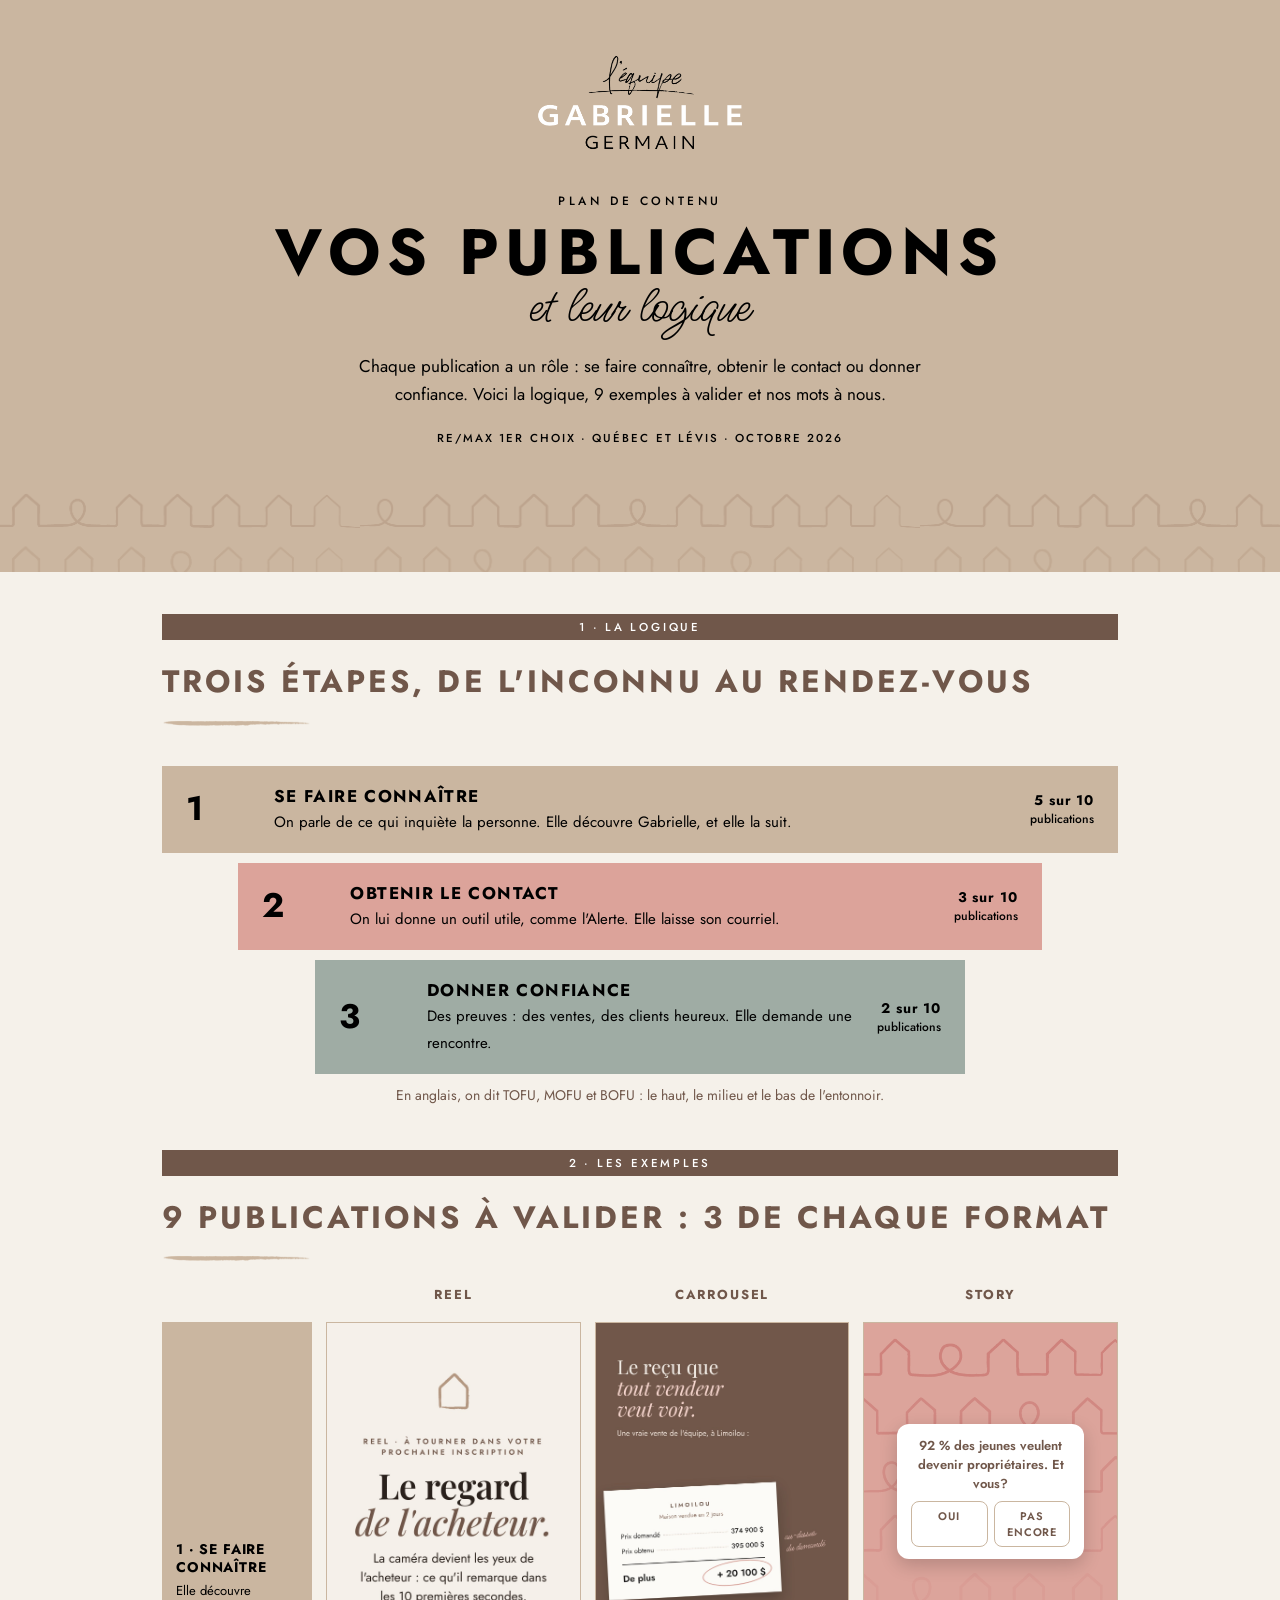
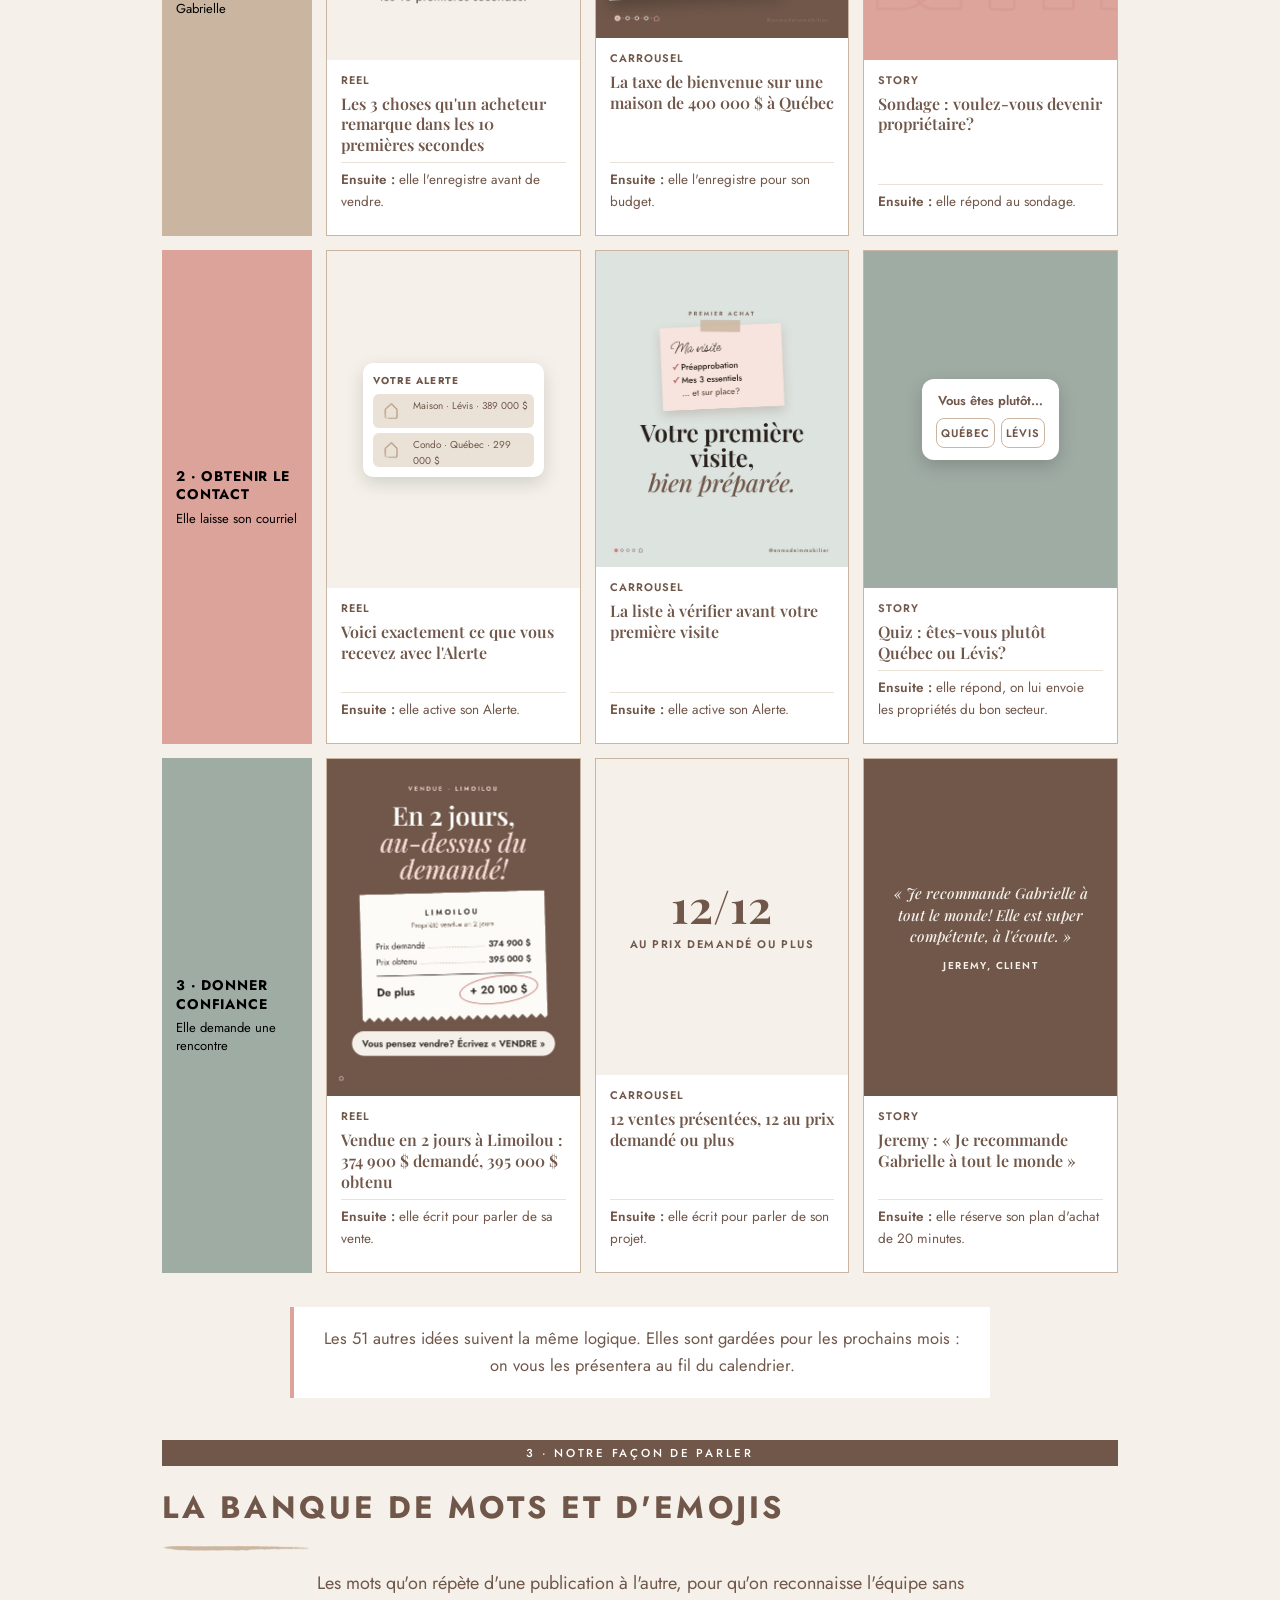
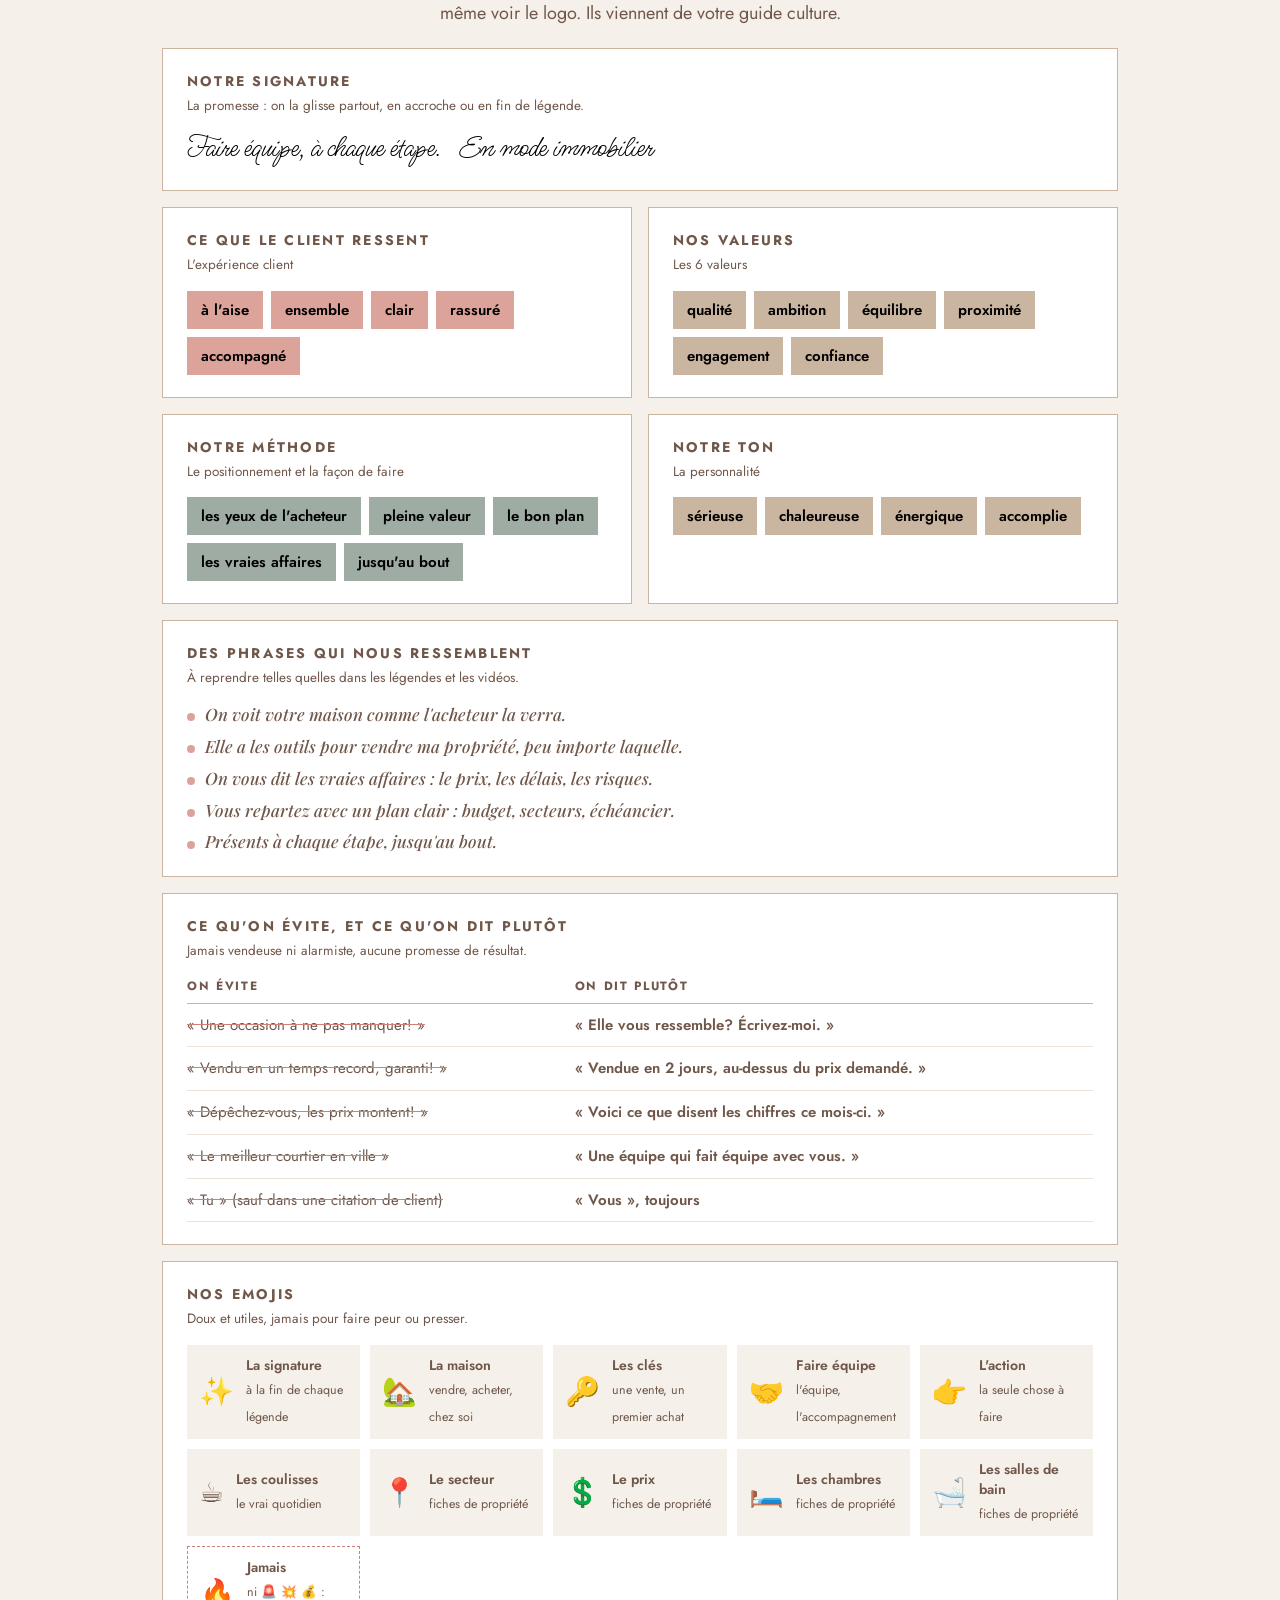
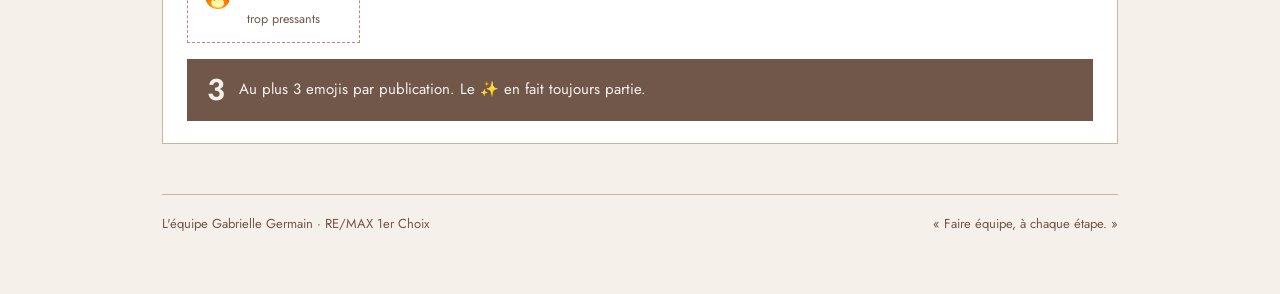
<file: docs/idees.html>
<!doctype html>
<html lang="fr"><head><meta charset="utf-8"><meta name="viewport" content="width=device-width, initial-scale=1"><meta name="robots" content="noindex, nofollow">
<title>Vos publications · L'équipe Gabrielle Germain</title>
<link href="https://fonts.googleapis.com/css2?family=Jost:wght@300;400;500;600;700&family=Ms+Madi&family=Playfair+Display:ital,wght@0,500;0,600;0,700;1,500&display=swap" rel="stylesheet">
<link rel="stylesheet" href="doc.css">
<style>
.wrap{max-width:1000px;margin:0 auto;padding:0 22px 60px}
.intro-p{max-width:680px;margin:34px auto 0;text-align:center;font-size:18px}
/* L'entonnoir */
.entonnoir{display:flex;flex-direction:column;align-items:center;gap:10px;margin:36px 0 10px}
.etage{display:grid;grid-template-columns:70px 1fr auto;align-items:center;gap:18px;padding:18px 24px;color:#000}
.etage:nth-child(1){width:100%;background:#CAB6A0}
.etage:nth-child(2){width:84%;background:#DCA39A}
.etage:nth-child(3){width:68%;background:#9FACA4}
.etage .n{font:700 34px/1 Jost,sans-serif}
.etage b{display:block;font:700 17px Jost,sans-serif;letter-spacing:.08em;text-transform:uppercase;color:#000}
.etage span{font-size:15px;line-height:1.45}
.etage .part{font:700 14px Jost,sans-serif;letter-spacing:.06em;text-align:right;white-space:nowrap}
.etage .part small{display:block;font-weight:500;font-size:12px;letter-spacing:0}
.fleche{text-align:center;font-size:14px;margin:6px 0 0}
/* La grille 3 × 3 */
.grille9{display:grid;grid-template-columns:150px repeat(3,1fr);gap:14px;margin-top:20px;align-items:stretch}
.grille9 .tete{font:700 13px Jost,sans-serif;letter-spacing:.14em;text-transform:uppercase;text-align:center;align-self:end;padding-bottom:4px}
.grille9 .rang{display:flex;flex-direction:column;justify-content:center;padding:14px;color:#000;font:700 14px/1.3 Jost,sans-serif;letter-spacing:.06em;text-transform:uppercase}
.grille9 .rang small{display:block;font:400 13px/1.4 Jost,sans-serif;letter-spacing:0;text-transform:none;margin-top:6px}
.r1{background:#CAB6A0}.r2{background:#DCA39A}.r3{background:#9FACA4}
.pub{background:#fff;border:1px solid #CAB6A0;display:flex;flex-direction:column}
.pub .vis{aspect-ratio:4/5;background:#CAB6A0 center/cover no-repeat;position:relative;overflow:hidden}
.pub .vis.tel{aspect-ratio:9/12}
.pub .txt{padding:12px 14px 14px;display:flex;flex-direction:column;gap:6px;flex:1}
.pub h3{font:600 16px/1.3 'Playfair Display',serif;margin:0;color:#70574A}
.pub .act{font-size:13.5px;margin-top:auto;padding-top:6px;border-top:1px solid #EAE2D7}
.pub .act b{font-weight:600}
.pub .n-idee{font:600 11px Jost,sans-serif;letter-spacing:.1em;text-transform:uppercase}
/* petites maquettes */
.mq{position:absolute;inset:0;display:flex;flex-direction:column;align-items:center;justify-content:center;text-align:center;padding:16px}
.mq-creme{background:#F5F1EA}
.mq-terre{background:#70574A;color:#F5F1EA}
.mq .gros{font:700 46px/1 'Playfair Display',serif;color:#70574A}
.mq-terre .gros{color:#F5F1EA}
.mq .pt{font:600 11px Jost,sans-serif;letter-spacing:.14em;text-transform:uppercase;margin-top:8px}
.sticker{background:#fff;border-radius:12px;padding:12px 14px;box-shadow:0 6px 18px rgba(0,0,0,.18);font:600 13px Jost,sans-serif;color:#70574A;max-width:85%}
.sticker .opt{display:flex;gap:6px;margin-top:8px}.sticker .opt span{flex:1;border:1px solid #CAB6A0;border-radius:8px;padding:6px 4px;font-size:11px;letter-spacing:.08em}
.sticker .barre{height:8px;border-radius:4px;background:linear-gradient(90deg,#DCA39A 92%,#EAE2D7 92%);margin-top:8px}
.citation-s{font:500 italic 15px/1.45 'Playfair Display',serif;color:#F5F1EA;max-width:88%}
.citation-s small{display:block;font:600 10px Jost,sans-serif;font-style:normal;letter-spacing:.14em;text-transform:uppercase;margin-top:10px}
.alerte-mq{background:#fff;border-radius:10px;width:82%;padding:10px;text-align:left;box-shadow:0 6px 18px rgba(0,0,0,.15)}
.alerte-mq b{display:block;font:700 10px Jost,sans-serif;letter-spacing:.12em;text-transform:uppercase;color:#70574A;margin-bottom:6px}
.alerte-mq i{display:block;height:34px;border-radius:6px;margin-top:5px;background:#EAE2D7 url(../marque/maison-toffee-fonce.png) left 6px center/24px 24px no-repeat;font-style:normal;font-size:10px;padding:4px 4px 0 40px;color:#70574A}
.reste{margin:34px auto 0;max-width:700px;text-align:center;background:#fff;border-left:4px solid #DCA39A;padding:18px 22px}
@media (max-width:820px){
  .grille9{grid-template-columns:1fr}
  .grille9 .tete{display:none}
  .etage{grid-template-columns:44px 1fr;width:100%!important}.etage .part{grid-column:2;text-align:left}
}
/* Banque de mots et d'emojis */
.banque{display:grid;grid-template-columns:1fr 1fr;gap:16px;margin-top:20px}
.bq{background:#fff;border:1px solid #CAB6A0;padding:22px 24px}
.bq.large{grid-column:1/-1}
.bq h3{margin:0 0 4px;font:700 14px Jost,sans-serif;letter-spacing:.16em;text-transform:uppercase;color:#70574A}
.bq .src-c{margin:0 0 14px;font-size:13.5px}
.mots-b{display:flex;flex-wrap:wrap;gap:8px}
.mots-b span{padding:8px 14px;font:600 15px Jost,sans-serif;color:#000}
.mots-b.t span{background:#CAB6A0}.mots-b.r span{background:#DCA39A}.mots-b.s span{background:#9FACA4}
.mots-b.signature span{font:400 30px/1.1 'Ms Madi',cursive;background:none;color:#000;padding:2px 10px 2px 0}
.phrases{list-style:none;margin:0;padding:0;display:grid;gap:8px}
.phrases li{font:500 italic 17px/1.4 'Playfair Display',serif;color:#70574A;padding-left:18px;position:relative}
.phrases li::before{content:'';position:absolute;left:0;top:.6em;width:8px;height:8px;border-radius:50%;background:#DCA39A}
.plutot{width:100%;border-collapse:collapse;font-size:15px}
.plutot th{text-align:left;font:700 12px Jost,sans-serif;letter-spacing:.14em;text-transform:uppercase;color:#70574A;padding:0 10px 8px 0;border-bottom:1px solid #CAB6A0}
.plutot td{padding:9px 10px 9px 0;border-bottom:1px solid #EAE2D7;vertical-align:top}
.plutot td:first-child{text-decoration:line-through;text-decoration-color:#CE817B}
.plutot td:last-child{font-weight:600}
.emojis{display:grid;grid-template-columns:repeat(auto-fill,minmax(150px,1fr));gap:10px}
.emo{display:flex;align-items:center;gap:12px;background:#F5F1EA;padding:10px 12px}
.emo i{font-style:normal;font-size:28px;line-height:1}
.emo b{display:block;font:600 14px Jost,sans-serif;color:#70574A}
.emo span{font-size:12.5px}
.emo.non{background:#fff;border:1px dashed #CE817B}
.regle{display:flex;gap:14px;align-items:center;background:#70574A;color:#F5F1EA;padding:16px 20px;margin-top:16px;font-size:15px}
.regle b{color:#F5F1EA;font-size:30px;line-height:1}
@media (max-width:820px){.banque{grid-template-columns:1fr}}
</style>
<link rel="stylesheet" href="couv.css"><link rel="stylesheet" href="../marque/marque.css">
</head><body>
<header class="couv"><div class="couv-in">
  <img class="logo" src="../marque/logo-equipe_fond-moyen.png" alt="L'équipe Gabrielle Germain" width="900" height="463">
  <p class="sur">Plan de contenu</p><h1>Vos publications</h1><span class="script">et leur logique</span>
  <p class="chapo">Chaque publication a un rôle : se faire connaître, obtenir le contact ou donner confiance. Voici la logique, 9 exemples à valider et nos mots à nous.</p>
  <p class="meta">RE/MAX 1er Choix · Québec et Lévis · Octobre 2026</p></div><div class="motif" aria-hidden="true"></div></header>

<main class="wrap">

<section id="logique">
  <span class="num">1 · La logique</span><h2>Trois étapes, de l'inconnu au rendez-vous</h2>
  <div class="entonnoir">
    <div class="etage"><span class="n">1</span><div><b>Se faire connaître</b><span>On parle de ce qui inquiète la personne. Elle découvre Gabrielle, et elle la suit.</span></div><span class="part">5 sur 10<small>publications</small></span></div>
    <div class="etage"><span class="n">2</span><div><b>Obtenir le contact</b><span>On lui donne un outil utile, comme l'Alerte. Elle laisse son courriel.</span></div><span class="part">3 sur 10<small>publications</small></span></div>
    <div class="etage"><span class="n">3</span><div><b>Donner confiance</b><span>Des preuves : des ventes, des clients heureux. Elle demande une rencontre.</span></div><span class="part">2 sur 10<small>publications</small></span></div>
  </div>
  <p class="fleche">En anglais, on dit TOFU, MOFU et BOFU : le haut, le milieu et le bas de l'entonnoir.</p>
</section>

<section id="exemples">
  <span class="num">2 · Les exemples</span><h2>9 publications à valider : 3 de chaque format</h2>
  <div class="grille9">
    <span></span><span class="tete">Reel</span><span class="tete">Carrousel</span><span class="tete">Story</span>

    <div class="rang r1">1 · Se faire connaître<small>Elle découvre Gabrielle</small></div>
    <article class="pub"><div class="vis tel" style="background-image:url(../medias/v3/reel-b.jpg)"></div><div class="txt"><span class="n-idee">Reel</span><h3>Les 3 choses qu'un acheteur remarque dans les 10 premières secondes</h3><p class="act"><b>Ensuite :</b> elle l'enregistre avant de vendre.</p></div></article>
    <article class="pub"><div class="vis" style="background-image:url(../medias/car-b-1.jpg)"></div><div class="txt"><span class="n-idee">Carrousel</span><h3>La taxe de bienvenue sur une maison de 400 000 $ à Québec</h3><p class="act"><b>Ensuite :</b> elle l'enregistre pour son budget.</p></div></article>
    <article class="pub"><div class="vis tel" style="background:#9FACA4 url(../marque/motif-maison-twist-vertical-pastel-rose.png) center/cover no-repeat"><div class="mq"><div class="sticker">92 % des jeunes veulent devenir propriétaires. Et vous?<div class="opt"><span>OUI</span><span>PAS ENCORE</span></div></div></div></div><div class="txt"><span class="n-idee">Story</span><h3>Sondage : voulez-vous devenir propriétaire?</h3><p class="act"><b>Ensuite :</b> elle répond au sondage.</p></div></article>

    <div class="rang r2">2 · Obtenir le contact<small>Elle laisse son courriel</small></div>
    <article class="pub"><div class="vis tel" style="background:#F5F1EA"><div class="mq"><div class="alerte-mq"><b>Votre Alerte</b><i>Maison · Lévis · 389 000 $</i><i>Condo · Québec · 299 000 $</i></div></div></div><div class="txt"><span class="n-idee">Reel</span><h3>Voici exactement ce que vous recevez avec l'Alerte</h3><p class="act"><b>Ensuite :</b> elle active son Alerte.</p></div></article>
    <article class="pub"><div class="vis" style="background-image:url(../medias/v3/idee-visite.jpg)"></div><div class="txt"><span class="n-idee">Carrousel</span><h3>La liste à vérifier avant votre première visite</h3><p class="act"><b>Ensuite :</b> elle active son Alerte.</p></div></article>
    <article class="pub"><div class="vis tel" style="background:#9FACA4"><div class="mq"><div class="sticker">Vous êtes plutôt…<div class="opt"><span>QUÉBEC</span><span>LÉVIS</span></div></div></div></div><div class="txt"><span class="n-idee">Story</span><h3>Quiz : êtes-vous plutôt Québec ou Lévis?</h3><p class="act"><b>Ensuite :</b> elle répond, on lui envoie les propriétés du bon secteur.</p></div></article>

    <div class="rang r3">3 · Donner confiance<small>Elle demande une rencontre</small></div>
    <article class="pub"><div class="vis tel" style="background-image:url(../medias/v3/photo-d.jpg)"></div><div class="txt"><span class="n-idee">Reel</span><h3>Vendue en 2 jours à Limoilou : 374 900 $ demandé, 395 000 $ obtenu</h3><p class="act"><b>Ensuite :</b> elle écrit pour parler de sa vente.</p></div></article>
    <article class="pub"><div class="vis"><div class="mq mq-creme"><span class="gros">12/12</span><span class="pt">au prix demandé ou plus</span></div></div><div class="txt"><span class="n-idee">Carrousel</span><h3>12 ventes présentées, 12 au prix demandé ou plus</h3><p class="act"><b>Ensuite :</b> elle écrit pour parler de son projet.</p></div></article>
    <article class="pub"><div class="vis tel"><div class="mq mq-terre"><p class="citation-s">« Je recommande Gabrielle à tout le monde! Elle est super compétente, à l'écoute. »<small>Jeremy, client</small></p></div></div><div class="txt"><span class="n-idee">Story</span><h3>Jeremy : « Je recommande Gabrielle à tout le monde »</h3><p class="act"><b>Ensuite :</b> elle réserve son plan d'achat de 20 minutes.</p></div></article>
  </div>
  <p class="reste">Les 51 autres idées suivent la même logique. Elles sont gardées pour les prochains mois : on vous les présentera au fil du calendrier.</p>
</section>

<section id="banque">
  <span class="num">3 · Notre façon de parler</span><h2>La banque de mots et d'emojis</h2>
  <p class="intro-p" style="margin-top:0">Les mots qu'on répète d'une publication à l'autre, pour qu'on reconnaisse l'équipe sans même voir le logo. Ils viennent de votre guide culture.</p>
  <div class="banque">
    <div class="bq large"><h3>Notre signature</h3><p class="src-c">La promesse : on la glisse partout, en accroche ou en fin de légende.</p>
      <div class="mots-b signature"><span>Faire équipe, à chaque étape.</span><span>En mode immobilier</span></div></div>
    <div class="bq"><h3>Ce que le client ressent</h3><p class="src-c">L'expérience client</p>
      <div class="mots-b r"><span>à l'aise</span><span>ensemble</span><span>clair</span><span>rassuré</span><span>accompagné</span></div></div>
    <div class="bq"><h3>Nos valeurs</h3><p class="src-c">Les 6 valeurs</p>
      <div class="mots-b t"><span>qualité</span><span>ambition</span><span>équilibre</span><span>proximité</span><span>engagement</span><span>confiance</span></div></div>
    <div class="bq"><h3>Notre méthode</h3><p class="src-c">Le positionnement et la façon de faire</p>
      <div class="mots-b s"><span>les yeux de l'acheteur</span><span>pleine valeur</span><span>le bon plan</span><span>les vraies affaires</span><span>jusqu'au bout</span></div></div>
    <div class="bq"><h3>Notre ton</h3><p class="src-c">La personnalité</p>
      <div class="mots-b t"><span>sérieuse</span><span>chaleureuse</span><span>énergique</span><span>accomplie</span></div></div>
    <div class="bq large"><h3>Des phrases qui nous ressemblent</h3><p class="src-c">À reprendre telles quelles dans les légendes et les vidéos.</p>
      <ul class="phrases">
        <li>On voit votre maison comme l'acheteur la verra.</li>
        <li>Elle a les outils pour vendre ma propriété, peu importe laquelle.</li>
        <li>On vous dit les vraies affaires : le prix, les délais, les risques.</li>
        <li>Vous repartez avec un plan clair : budget, secteurs, échéancier.</li>
        <li>Présents à chaque étape, jusqu'au bout.</li>
      </ul></div>
    <div class="bq large"><h3>Ce qu'on évite, et ce qu'on dit plutôt</h3><p class="src-c">Jamais vendeuse ni alarmiste, aucune promesse de résultat.</p>
      <table class="plutot"><tr><th>On évite</th><th>On dit plutôt</th></tr>
        <tr><td>« Une occasion à ne pas manquer! »</td><td>« Elle vous ressemble? Écrivez-moi. »</td></tr>
        <tr><td>« Vendu en un temps record, garanti! »</td><td>« Vendue en 2 jours, au-dessus du prix demandé. »</td></tr>
        <tr><td>« Dépêchez-vous, les prix montent! »</td><td>« Voici ce que disent les chiffres ce mois-ci. »</td></tr>
        <tr><td>« Le meilleur courtier en ville »</td><td>« Une équipe qui fait équipe avec vous. »</td></tr>
        <tr><td>« Tu » (sauf dans une citation de client)</td><td>« Vous », toujours</td></tr>
      </table></div>
    <div class="bq large"><h3>Nos emojis</h3><p class="src-c">Doux et utiles, jamais pour faire peur ou presser.</p>
      <div class="emojis">
        <div class="emo"><i>✨</i><div><b>La signature</b><span>à la fin de chaque légende</span></div></div>
        <div class="emo"><i>🏡</i><div><b>La maison</b><span>vendre, acheter, chez soi</span></div></div>
        <div class="emo"><i>🔑</i><div><b>Les clés</b><span>une vente, un premier achat</span></div></div>
        <div class="emo"><i>🤝</i><div><b>Faire équipe</b><span>l'équipe, l'accompagnement</span></div></div>
        <div class="emo"><i>👉</i><div><b>L'action</b><span>la seule chose à faire</span></div></div>
        <div class="emo"><i>☕</i><div><b>Les coulisses</b><span>le vrai quotidien</span></div></div>
        <div class="emo"><i>📍</i><div><b>Le secteur</b><span>fiches de propriété</span></div></div>
        <div class="emo"><i>💲</i><div><b>Le prix</b><span>fiches de propriété</span></div></div>
        <div class="emo"><i>🛏️</i><div><b>Les chambres</b><span>fiches de propriété</span></div></div>
        <div class="emo"><i>🛁</i><div><b>Les salles de bain</b><span>fiches de propriété</span></div></div>
        <div class="emo non"><i>🔥</i><div><b>Jamais</b><span>ni 🚨 💥 💰 : trop pressants</span></div></div>
      </div>
      <div class="regle"><b>3</b><span>Au plus 3 emojis par publication. Le ✨ en fait toujours partie.</span></div>
    </div>
  </div>
</section>

<footer class="pied"><span>L'équipe Gabrielle Germain · RE/MAX 1er Choix</span><span>« Faire équipe, à chaque étape. »</span></footer>
</main>
</body></html>
</file>
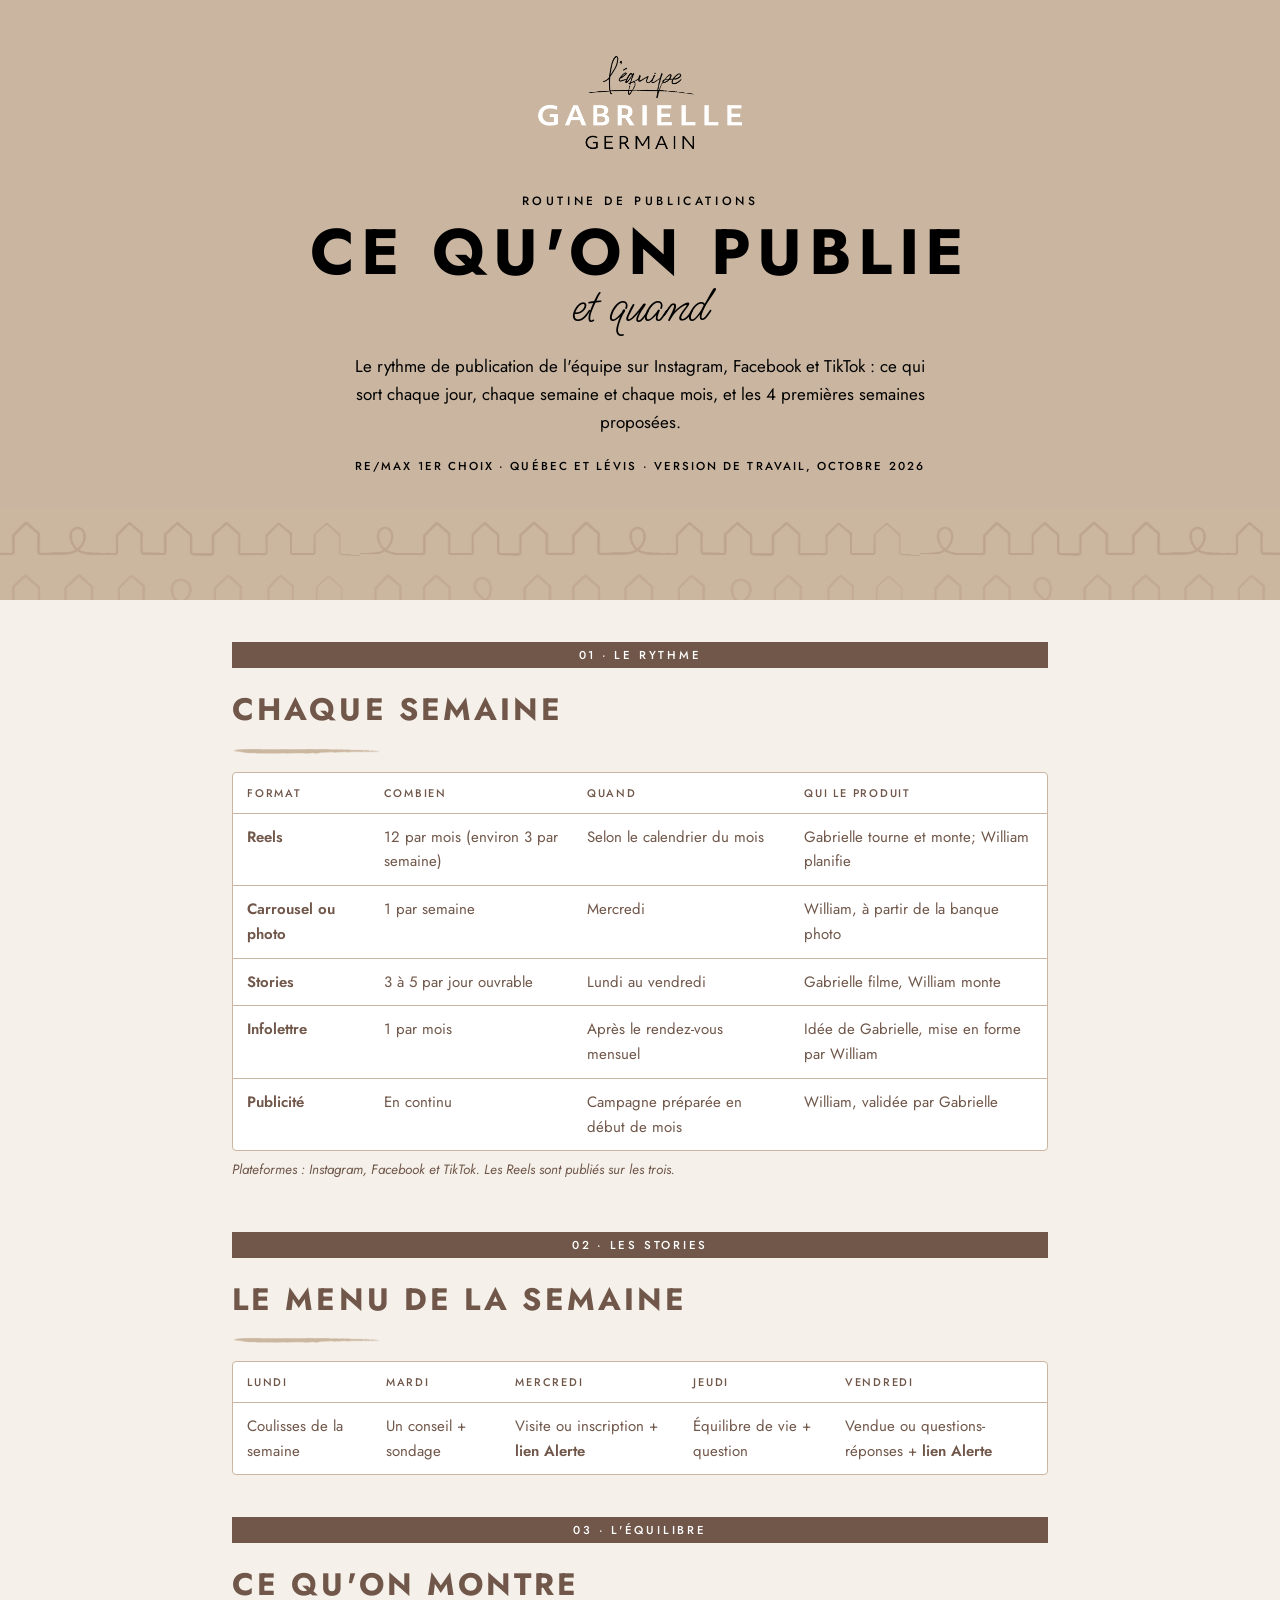
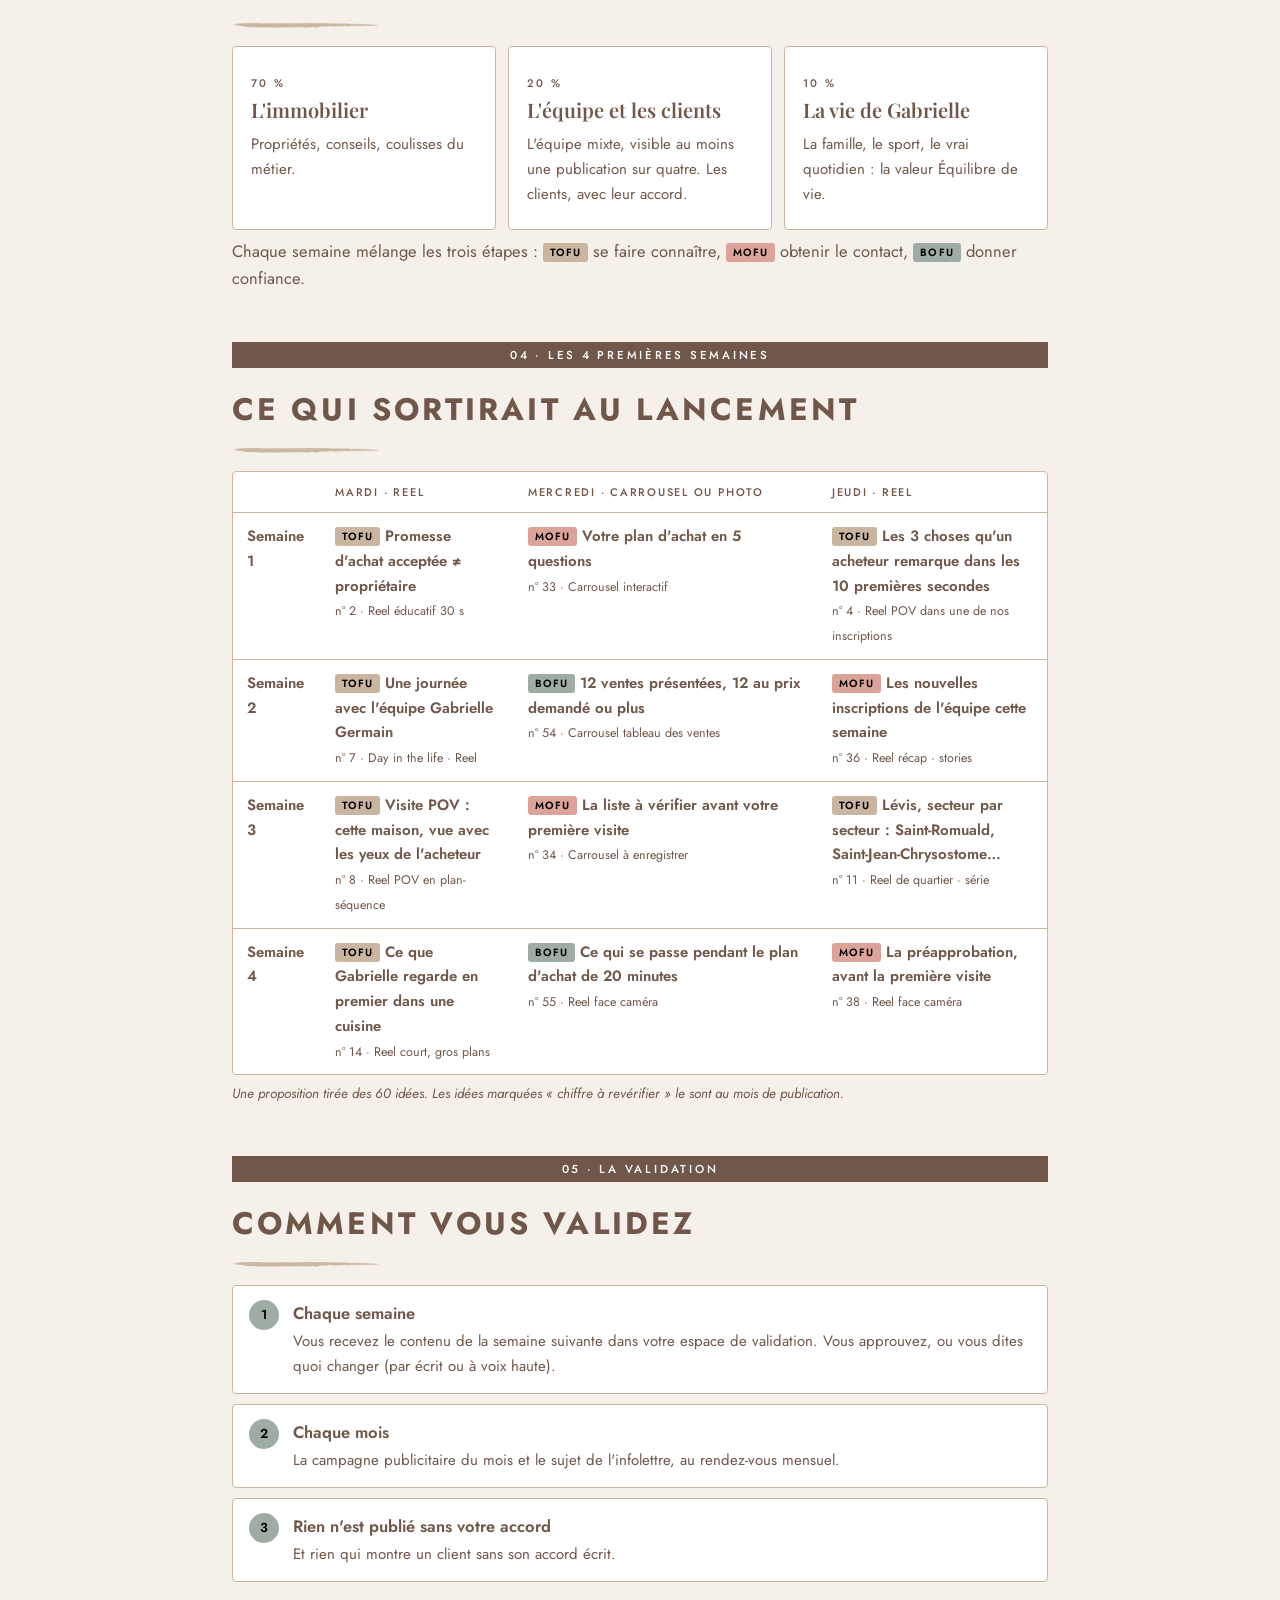
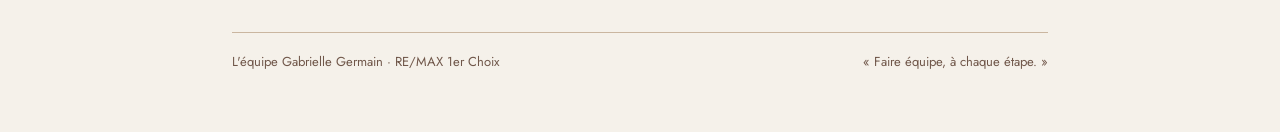
<file: docs/publications.html>
<!doctype html>
<html lang="fr"><head><meta charset="utf-8"><meta name="viewport" content="width=device-width, initial-scale=1"><meta name="robots" content="noindex, nofollow">
<title>Routine de publications · L'équipe Gabrielle Germain</title><link href="https://fonts.googleapis.com/css2?family=Jost:wght@300;400;500;600&family=Ms+Madi&family=Playfair+Display:ital,wght@0,400;0,500;0,600;0,700;1,400;1,500&display=swap" rel="stylesheet">
<link rel="stylesheet" href="doc.css"><style>
.panneau{display:block!important}
@media print{.sousnav{display:none}}
</style><link rel="stylesheet" href="couv.css"><link rel="stylesheet" href="../marque/marque.css">
</head><body>
<header class="couv"><div class="couv-in">
  <img class="logo" src="../marque/logo-equipe_fond-moyen.png" alt="L'équipe Gabrielle Germain" width="900" height="463">
  <p class="sur">Routine de publications</p><h1>Ce qu'on publie</h1><span class="script">et quand</span><p class="chapo">Le rythme de publication de l'équipe sur Instagram, Facebook et TikTok : ce qui sort chaque jour, chaque semaine et chaque mois, et les 4 premières semaines proposées.</p>
  <p class="meta">RE/MAX 1er Choix · Québec et Lévis · Version de travail, octobre 2026</p></div><div class="motif" aria-hidden="true"></div></header><main class="doc">
<section id="rythme"><span class="num">01 · Le rythme</span><h2>Chaque semaine</h2>
<div class="tab"><table>
<tr><th>Format</th><th>Combien</th><th>Quand</th><th>Qui le produit</th></tr>
<tr><td><b>Reels</b></td><td>12 par mois (environ 3 par semaine)</td><td>Selon le calendrier du mois</td><td>Gabrielle tourne et monte; William planifie</td></tr>
<tr><td><b>Carrousel ou photo</b></td><td>1 par semaine</td><td>Mercredi</td><td>William, à partir de la banque photo</td></tr>
<tr><td><b>Stories</b></td><td>3 à 5 par jour ouvrable</td><td>Lundi au vendredi</td><td>Gabrielle filme, William monte</td></tr>
<tr><td><b>Infolettre</b></td><td>1 par mois</td><td>Après le rendez-vous mensuel</td><td>Idée de Gabrielle, mise en forme par William</td></tr>
<tr><td><b>Publicité</b></td><td>En continu</td><td>Campagne préparée en début de mois</td><td>William, validée par Gabrielle</td></tr>
</table></div>
<p class="note">Plateformes : Instagram, Facebook et TikTok. Les Reels sont publiés sur les trois.</p></section>

<section id="stories"><span class="num">02 · Les stories</span><h2>Le menu de la semaine</h2>
<div class="tab"><table><tr><th>Lundi</th><th>Mardi</th><th>Mercredi</th><th>Jeudi</th><th>Vendredi</th></tr>
<tr><td>Coulisses de la semaine</td><td>Un conseil + sondage</td><td>Visite ou inscription + <b>lien Alerte</b></td><td>Équilibre de vie + question</td><td>Vendue ou questions-réponses + <b>lien Alerte</b></td></tr></table></div></section>

<section id="equilibre"><span class="num">03 · L'équilibre</span><h2>Ce qu'on montre</h2>
<div class="grille3">
<div class="carte"><p class="lbl">70 %</p><h3>L'immobilier</h3><p>Propriétés, conseils, coulisses du métier.</p></div>
<div class="carte"><p class="lbl">20 %</p><h3>L'équipe et les clients</h3><p>L'équipe mixte, visible au moins une publication sur quatre. Les clients, avec leur accord.</p></div>
<div class="carte"><p class="lbl">10 %</p><h3>La vie de Gabrielle</h3><p>La famille, le sport, le vrai quotidien : la valeur Équilibre de vie.</p></div>
</div>
<p>Chaque semaine mélange les trois étapes : <span class="stage tofu">TOFU</span> se faire connaître, <span class="stage mofu">MOFU</span> obtenir le contact, <span class="stage bofu">BOFU</span> donner confiance.</p></section>

<section id="mois"><span class="num">04 · Les 4 premières semaines</span><h2>Ce qui sortirait au lancement</h2>
<div class="tab"><table><tr><th></th><th>Mardi · Reel</th><th>Mercredi · Carrousel ou photo</th><th>Jeudi · Reel</th></tr><tr><td><b>Semaine 1</b></td><td><span class="stage tofu">TOFU</span> <b>Promesse d&#x27;achat acceptée ≠ propriétaire</b><br><small>n° 2 · Reel éducatif 30 s</small></td><td><span class="stage mofu">MOFU</span> <b>Votre plan d&#x27;achat en 5 questions</b><br><small>n° 33 · Carrousel interactif</small></td><td><span class="stage tofu">TOFU</span> <b>Les 3 choses qu&#x27;un acheteur remarque dans les 10 premières secondes</b><br><small>n° 4 · Reel POV dans une de nos inscriptions</small></td></tr><tr><td><b>Semaine 2</b></td><td><span class="stage tofu">TOFU</span> <b>Une journée avec l&#x27;équipe Gabrielle Germain</b><br><small>n° 7 · Day in the life · Reel</small></td><td><span class="stage bofu">BOFU</span> <b>12 ventes présentées, 12 au prix demandé ou plus</b><br><small>n° 54 · Carrousel tableau des ventes</small></td><td><span class="stage mofu">MOFU</span> <b>Les nouvelles inscriptions de l&#x27;équipe cette semaine</b><br><small>n° 36 · Reel récap · stories</small></td></tr><tr><td><b>Semaine 3</b></td><td><span class="stage tofu">TOFU</span> <b>Visite POV : cette maison, vue avec les yeux de l&#x27;acheteur</b><br><small>n° 8 · Reel POV en plan-séquence</small></td><td><span class="stage mofu">MOFU</span> <b>La liste à vérifier avant votre première visite</b><br><small>n° 34 · Carrousel à enregistrer</small></td><td><span class="stage tofu">TOFU</span> <b>Lévis, secteur par secteur : Saint-Romuald, Saint-Jean-Chrysostome…</b><br><small>n° 11 · Reel de quartier · série</small></td></tr><tr><td><b>Semaine 4</b></td><td><span class="stage tofu">TOFU</span> <b>Ce que Gabrielle regarde en premier dans une cuisine</b><br><small>n° 14 · Reel court, gros plans</small></td><td><span class="stage bofu">BOFU</span> <b>Ce qui se passe pendant le plan d&#x27;achat de 20 minutes</b><br><small>n° 55 · Reel face caméra</small></td><td><span class="stage mofu">MOFU</span> <b>La préapprobation, avant la première visite</b><br><small>n° 38 · Reel face caméra</small></td></tr></table></div>
<p class="note">Une proposition tirée des 60 idées. Les idées marquées « chiffre à revérifier » le sont au mois de publication.</p></section>

<section id="validation"><span class="num">05 · La validation</span><h2>Comment vous validez</h2>
<ol class="liste">
<li><span class="n">1</span><div><b>Chaque semaine</b><p>Vous recevez le contenu de la semaine suivante dans votre espace de validation. Vous approuvez, ou vous dites quoi changer (par écrit ou à voix haute).</p></div></li>
<li><span class="n">2</span><div><b>Chaque mois</b><p>La campagne publicitaire du mois et le sujet de l'infolettre, au rendez-vous mensuel.</p></div></li>
<li><span class="n">3</span><div><b>Rien n'est publié sans votre accord</b><p>Et rien qui montre un client sans son accord écrit.</p></div></li>
</ol></section>
<footer class="pied"><span>L'équipe Gabrielle Germain · RE/MAX 1er Choix</span><span>« Faire équipe, à chaque étape. »</span></footer></main>
</body></html>
</file>
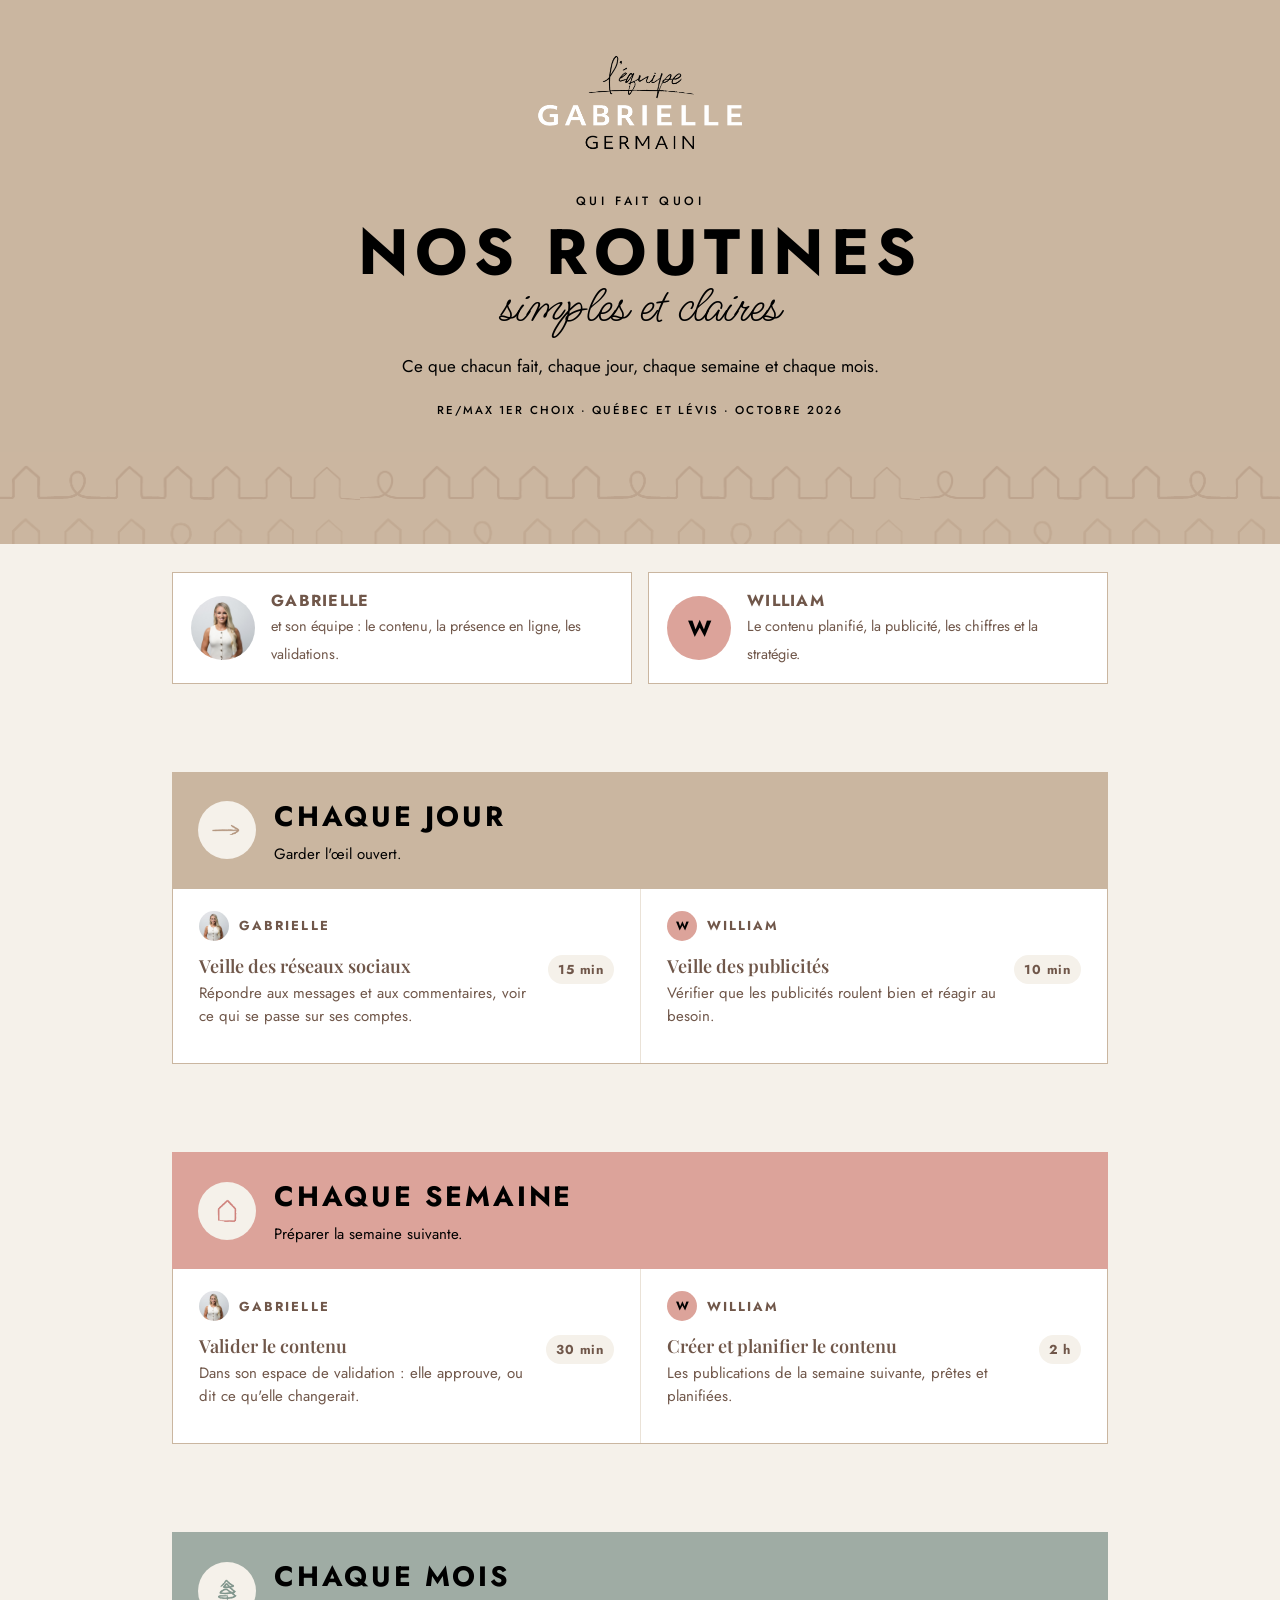
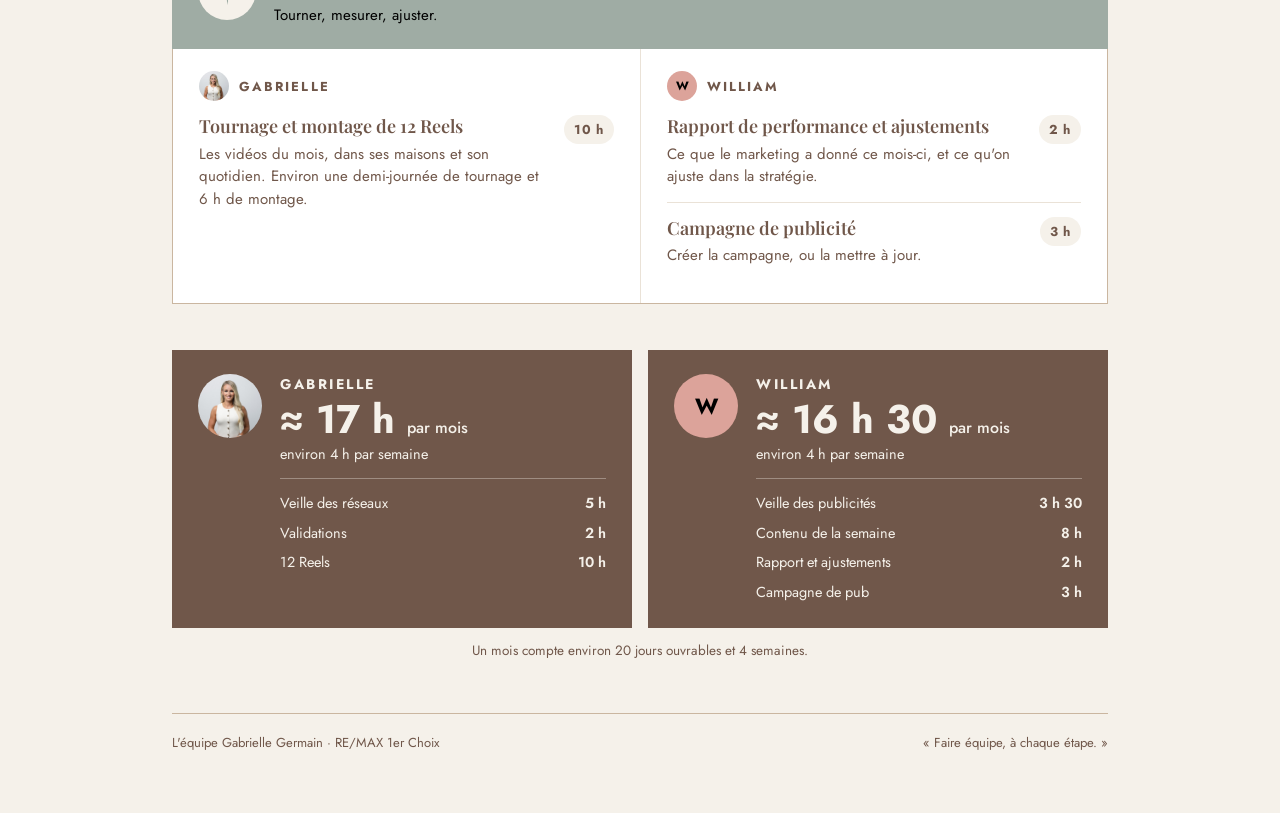
<file: docs/qui-fait-quoi.html>
<!doctype html>
<html lang="fr"><head><meta charset="utf-8"><meta name="viewport" content="width=device-width, initial-scale=1"><meta name="robots" content="noindex, nofollow">
<title>Qui fait quoi · L'équipe Gabrielle Germain</title>
<link href="https://fonts.googleapis.com/css2?family=Jost:wght@400;500;600;700&family=Ms+Madi&family=Playfair+Display:ital,wght@0,500;0,600;1,500&display=swap" rel="stylesheet">
<link rel="stylesheet" href="doc.css">
<style>
.wrap{max-width:980px;margin:0 auto;padding:0 22px 60px}
.intro-r{max-width:640px;margin:34px auto 6px;text-align:center;font-size:18px}
/* Les deux personnes */
.duo-p{display:grid;grid-template-columns:1fr 1fr;gap:16px;margin:28px 0 8px}
.pers{display:flex;align-items:center;gap:16px;background:#fff;padding:16px 18px;border:1px solid #CAB6A0}
.pers .av{width:64px;height:64px;border-radius:50%;flex:none;background:#DCA39A center/cover no-repeat;display:grid;place-items:center;font:700 22px Jost,sans-serif;color:#000}
.pers b{display:block;font:700 16px Jost,sans-serif;letter-spacing:.08em;text-transform:uppercase}
.pers span{font-size:14.5px}
/* Une routine */
.routine{margin:46px 0 0;position:relative}
.r-tete{display:flex;align-items:center;gap:18px;padding:22px 26px;color:#000}
.r-tete .ic{width:58px;height:58px;flex:none;background:#F5F1EA;border-radius:50%;display:grid;place-items:center}
.r-tete .ic img{width:34px;height:auto}
.r-tete h2{margin:0;font-size:28px;color:#000}
.r-tete p{margin:2px 0 0;font-size:15px}
.r-jour .r-tete{background:#CAB6A0}.r-semaine .r-tete{background:#DCA39A}.r-mois .r-tete{background:#9FACA4}
.r-corps{display:grid;grid-template-columns:1fr 1fr;gap:0;background:#fff;border:1px solid #CAB6A0;border-top:0}
.col{padding:22px 26px}
.col+.col{border-left:1px solid #EAE2D7}
.col h3{display:flex;align-items:center;gap:10px;margin:0 0 14px;font:700 13px Jost,sans-serif;letter-spacing:.16em;text-transform:uppercase;color:#70574A}
.col h3 .mini{width:30px;height:30px;border-radius:50%;background:#DCA39A center/cover no-repeat;display:grid;place-items:center;font:700 12px Jost,sans-serif;color:#000;letter-spacing:0}
.tache{display:grid;grid-template-columns:1fr auto;gap:12px;align-items:start;padding:14px 0;border-top:1px solid #EAE2D7}
.tache:first-of-type{border-top:0;padding-top:0}
.tache b{display:block;font:600 18px/1.3 'Playfair Display',serif;color:#70574A;margin-bottom:4px}
.tache p{margin:0;font-size:15px;line-height:1.5}
.duree{font:700 13px Jost,sans-serif;letter-spacing:.06em;background:#F5F1EA;color:#70574A;padding:5px 10px;border-radius:99px;white-space:nowrap}
/* Le temps de chacun */
.temps2{display:grid;grid-template-columns:1fr 1fr;gap:16px;margin:46px 0 0}
.t-pers{display:flex;gap:18px;align-items:flex-start;background:#70574A;color:#F5F1EA;padding:24px 26px}
.t-pers .av{width:64px;height:64px;border-radius:50%;flex:none;background:#DCA39A center/cover no-repeat;display:grid;place-items:center;font:700 22px Jost,sans-serif;color:#000}
.t-pers>div{flex:1}
.t-qui{margin:0;font:700 14px Jost,sans-serif;letter-spacing:.18em;text-transform:uppercase;color:#F5F1EA}
.t-total{margin:4px 0 0;font:700 40px/1.05 Jost,sans-serif;color:#F5F1EA}
.t-total small{font-size:16px;font-weight:500}
.t-sem{margin:2px 0 12px;font-size:14.5px;color:#F5F1EA}
.t-pers ul{list-style:none;margin:0;padding:12px 0 0;border-top:1px solid rgba(245,241,234,.35);display:grid;gap:6px}
.t-pers li{display:flex;justify-content:space-between;gap:10px;font-size:14.5px;color:#F5F1EA}
.t-pers li b{color:#F5F1EA;font-weight:600}
.t-note{text-align:center;font-size:13.5px;margin:12px 0 0}
@media (max-width:760px){.temps2{grid-template-columns:1fr}}
/* Le temps */
.temps{display:grid;grid-template-columns:repeat(3,1fr);gap:12px;margin:46px 0 0}
.temps div{background:#70574A;color:#F5F1EA;padding:20px 22px;text-align:center}
.temps b{display:block;font:700 30px/1.1 Jost,sans-serif;letter-spacing:.04em;color:#F5F1EA}
.temps span{font-size:14px;color:#F5F1EA}
@media (max-width:760px){.duo-p,.r-corps,.temps{grid-template-columns:1fr}.col+.col{border-left:0;border-top:1px solid #EAE2D7}.r-tete h2{font-size:23px}}
@media print{.routine{break-inside:avoid}}
</style>
<link rel="stylesheet" href="couv.css"><link rel="stylesheet" href="../marque/marque.css">
</head><body>
<header class="couv"><div class="couv-in">
  <img class="logo" src="../marque/logo-equipe_fond-moyen.png" alt="L'équipe Gabrielle Germain" width="900" height="463">
  <p class="sur">Qui fait quoi</p><h1>Nos routines</h1><span class="script">simples et claires</span>
  <p class="chapo">Ce que chacun fait, chaque jour, chaque semaine et chaque mois.</p>
  <p class="meta">RE/MAX 1er Choix · Québec et Lévis · Octobre 2026</p></div><div class="motif" aria-hidden="true"></div></header>

<main class="wrap">
  <div class="duo-p">
    <div class="pers"><span class="av" style="background-image:url(site/images/gabrielle.jpg)" role="img" aria-label="Gabrielle"></span><div><b>Gabrielle</b><span>et son équipe : le contenu, la présence en ligne, les validations.</span></div></div>
    <div class="pers"><span class="av" aria-hidden="true">W</span><div><b>William</b><span>Le contenu planifié, la publicité, les chiffres et la stratégie.</span></div></div>
  </div>

  <section class="routine r-jour" id="r-jour">
    <div class="r-tete"><span class="ic"><img src="../marque/fleche-toffee-fonce.png" alt=""></span><div><h2>Chaque jour</h2><p>Garder l'œil ouvert.</p></div></div>
    <div class="r-corps">
      <div class="col"><h3><span class="mini" style="background-image:url(site/images/gabrielle.jpg)"></span>Gabrielle</h3>
        <div class="tache"><div><b>Veille des réseaux sociaux</b><p>Répondre aux messages et aux commentaires, voir ce qui se passe sur ses comptes.</p></div><span class="duree">15 min</span></div>
      </div>
      <div class="col"><h3><span class="mini">W</span>William</h3>
        <div class="tache"><div><b>Veille des publicités</b><p>Vérifier que les publicités roulent bien et réagir au besoin.</p></div><span class="duree">10 min</span></div>
      </div>
    </div>
  </section>

  <section class="routine r-semaine" id="r-semaine">
    <div class="r-tete"><span class="ic"><img src="../marque/maison-pastel-rose-fonce.png" alt=""></span><div><h2>Chaque semaine</h2><p>Préparer la semaine suivante.</p></div></div>
    <div class="r-corps">
      <div class="col"><h3><span class="mini" style="background-image:url(site/images/gabrielle.jpg)"></span>Gabrielle</h3>
        <div class="tache"><div><b>Valider le contenu</b><p>Dans son espace de validation : elle approuve, ou dit ce qu'elle changerait.</p></div><span class="duree">30 min</span></div>
      </div>
      <div class="col"><h3><span class="mini">W</span>William</h3>
        <div class="tache"><div><b>Créer et planifier le contenu</b><p>Les publications de la semaine suivante, prêtes et planifiées.</p></div><span class="duree">2 h</span></div>
      </div>
    </div>
  </section>

  <section class="routine r-mois" id="r-mois">
    <div class="r-tete"><span class="ic"><img src="../marque/sapin-sauge-fonce.png" alt=""></span><div><h2>Chaque mois</h2><p>Tourner, mesurer, ajuster.</p></div></div>
    <div class="r-corps">
      <div class="col"><h3><span class="mini" style="background-image:url(site/images/gabrielle.jpg)"></span>Gabrielle</h3>
        <div class="tache"><div><b>Tournage et montage de 12 Reels</b><p>Les vidéos du mois, dans ses maisons et son quotidien. Environ une demi-journée de tournage et 6 h de montage.</p></div><span class="duree">10 h</span></div>
      </div>
      <div class="col"><h3><span class="mini">W</span>William</h3>
        <div class="tache"><div><b>Rapport de performance et ajustements</b><p>Ce que le marketing a donné ce mois-ci, et ce qu'on ajuste dans la stratégie.</p></div><span class="duree">2 h</span></div>
        <div class="tache"><div><b>Campagne de publicité</b><p>Créer la campagne, ou la mettre à jour.</p></div><span class="duree">3 h</span></div>
      </div>
    </div>
  </section>

  <div class="temps2">
    <div class="t-pers"><span class="av" style="background-image:url(site/images/gabrielle.jpg)" role="img" aria-label="Gabrielle"></span>
      <div><p class="t-qui">Gabrielle</p><p class="t-total">≈ 17 h <small>par mois</small></p><p class="t-sem">environ 4 h par semaine</p>
      <ul><li><span>Veille des réseaux</span><b>5 h</b></li><li><span>Validations</span><b>2 h</b></li><li><span>12 Reels</span><b>10 h</b></li></ul></div></div>
    <div class="t-pers"><span class="av" aria-hidden="true">W</span>
      <div><p class="t-qui">William</p><p class="t-total">≈ 16 h 30 <small>par mois</small></p><p class="t-sem">environ 4 h par semaine</p>
      <ul><li><span>Veille des publicités</span><b>3 h 30</b></li><li><span>Contenu de la semaine</span><b>8 h</b></li><li><span>Rapport et ajustements</span><b>2 h</b></li><li><span>Campagne de pub</span><b>3 h</b></li></ul></div></div>
  </div>
  <p class="t-note">Un mois compte environ 20 jours ouvrables et 4 semaines.</p>

  <footer class="pied"><span>L'équipe Gabrielle Germain · RE/MAX 1er Choix</span><span>« Faire équipe, à chaque étape. »</span></footer>
</main>
</body></html>
</file>
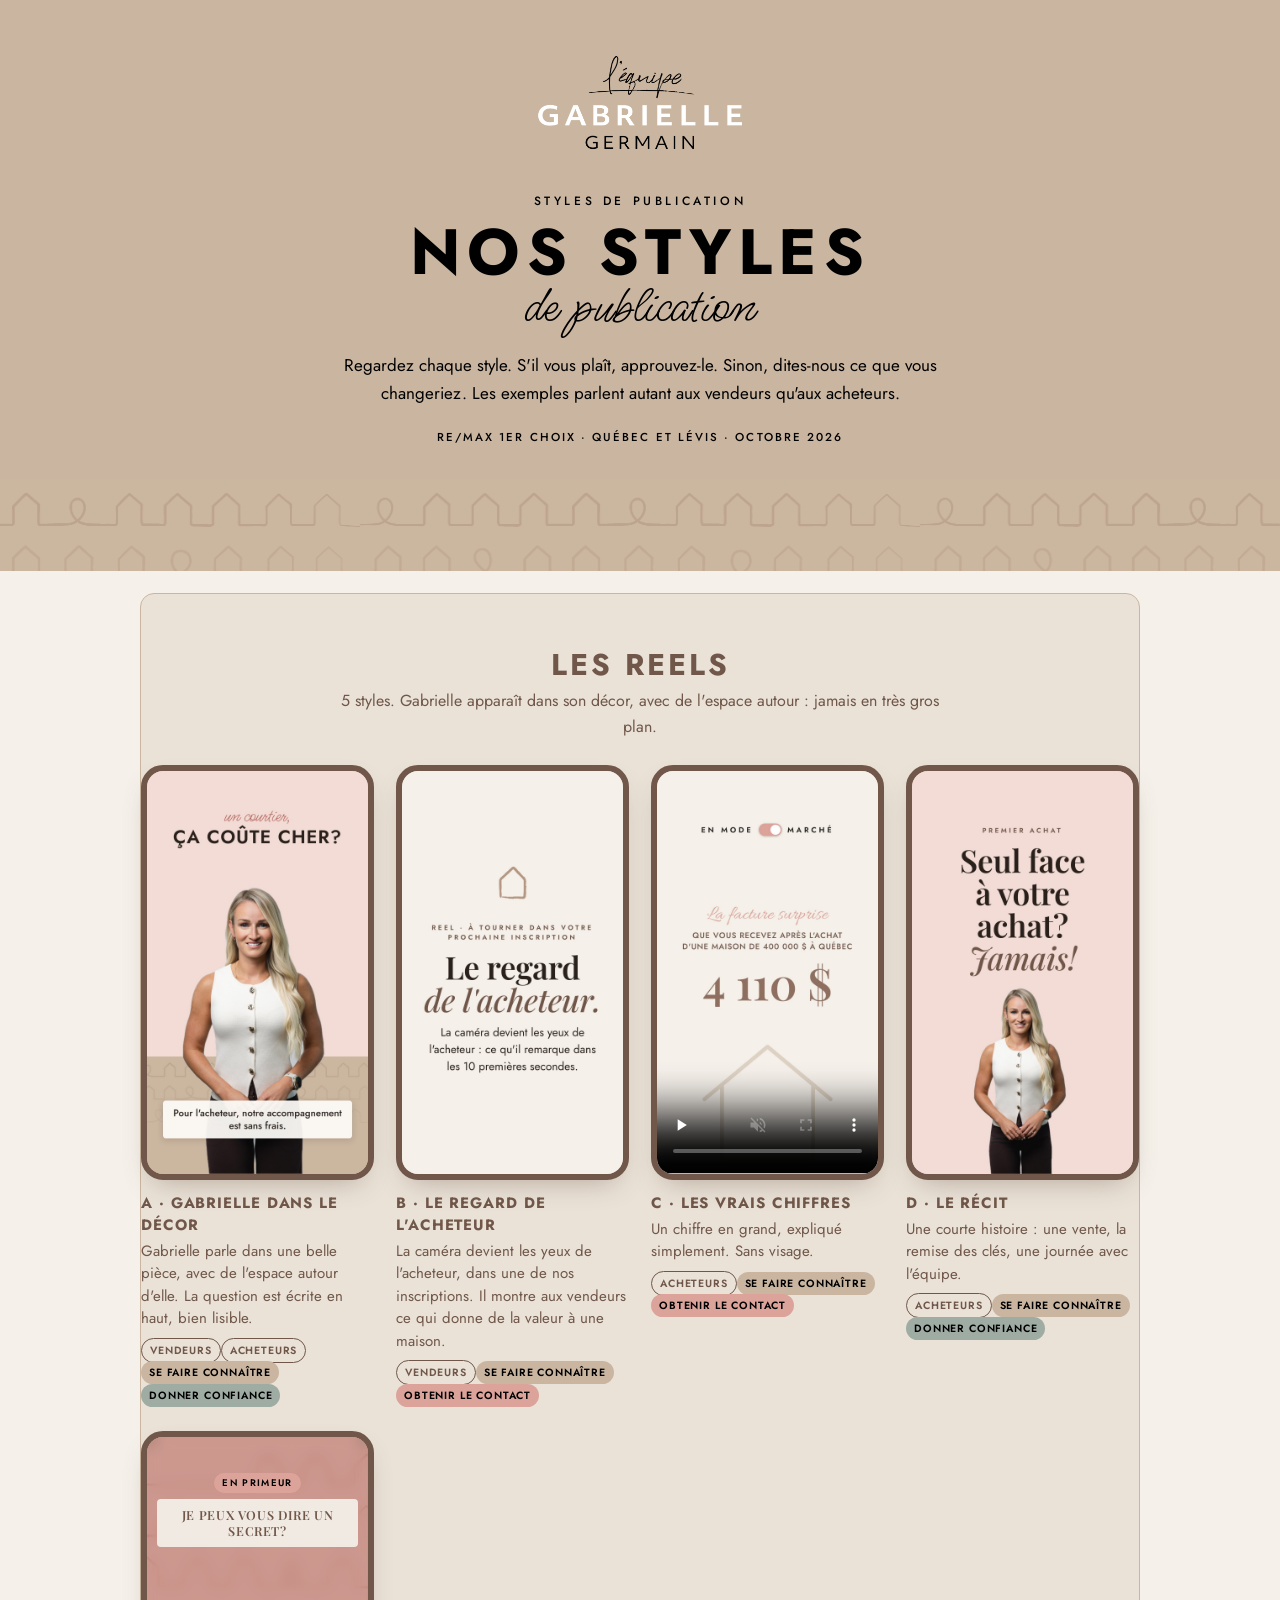
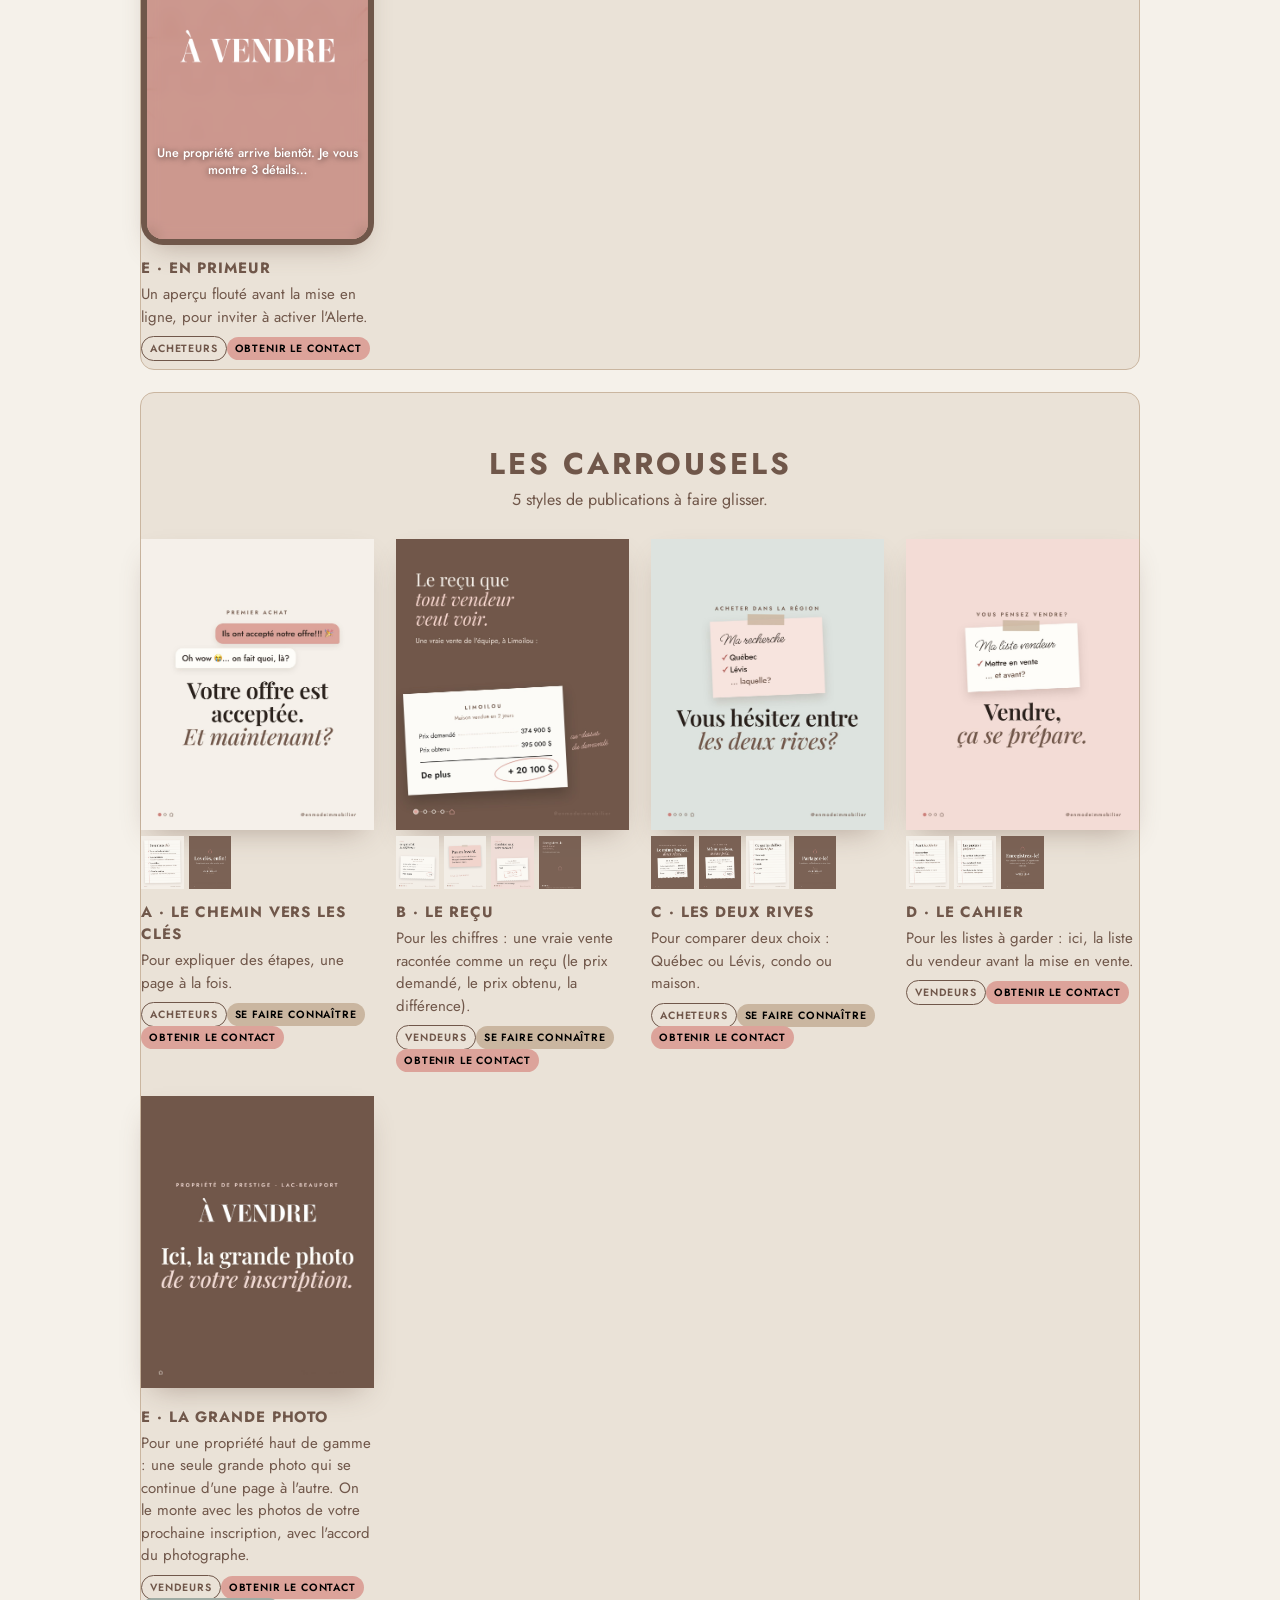
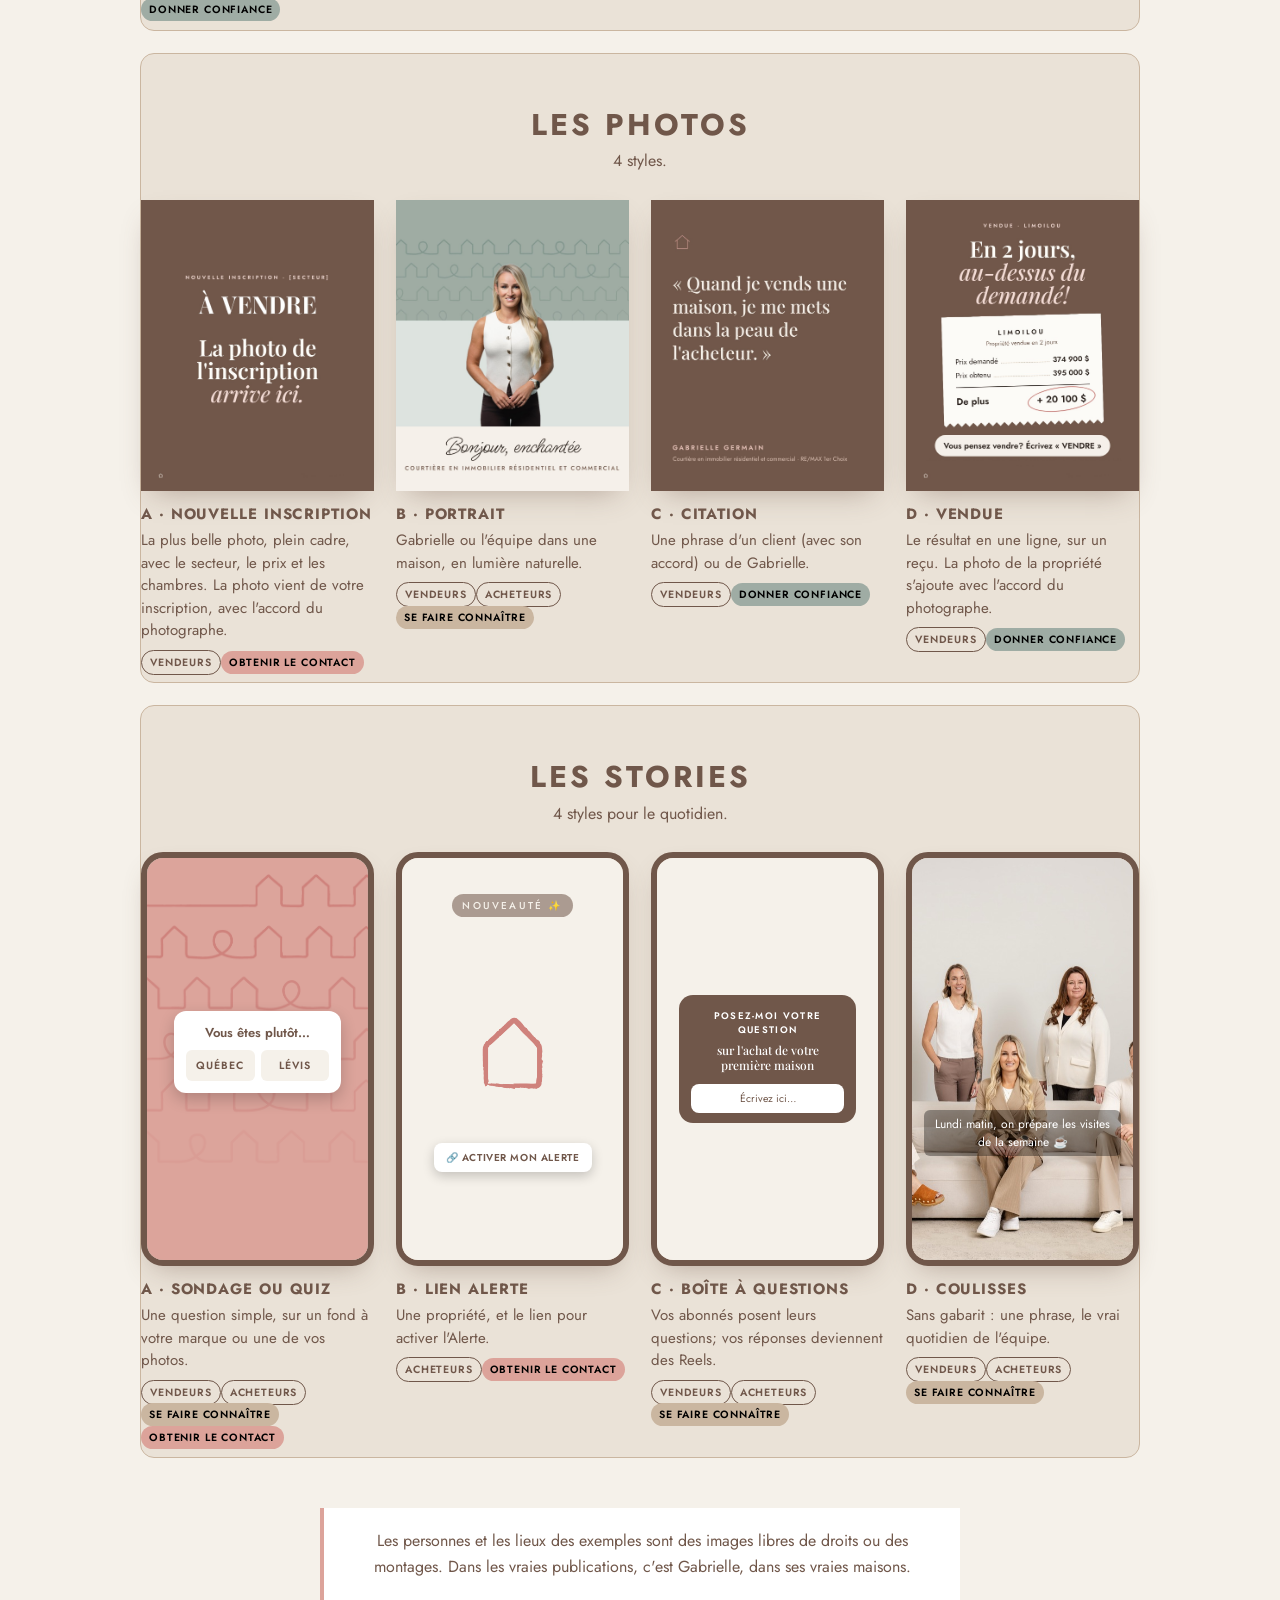
<file: docs/styles.html>
<!doctype html>
<html lang="fr"><head><meta charset="utf-8"><meta name="viewport" content="width=device-width, initial-scale=1"><meta name="robots" content="noindex, nofollow">
<title>Nos styles de publication · L'équipe Gabrielle Germain</title><link href="https://fonts.googleapis.com/css2?family=Jost:wght@300;400;500;600&family=Ms+Madi&family=Playfair+Display:ital,wght@0,400;0,500;0,600;0,700;1,400;1,500&display=swap" rel="stylesheet">
<style>
:root{
  /* Guide des normes 2021 : couleurs officielles (p. 18) */
  --creme:#F5F1EA; --papier:#EAE2D7; --encre:#70574A; --texte:#70574A; --doux:#70574A;
  --chocolat:#70574A; --caramel:#B59981; --toffee:#CAB6A0; --rose:#DCA39A; --rose-fonce:#CE817B; --sauge:#9FACA4; --sauge-fonce:#81968C;
  --ligne:#CAB6A0;
}
*{box-sizing:border-box}
html{scroll-behavior:smooth}
body{margin:0;background:var(--creme);color:var(--texte);font:400 16px/1.6 Jost,system-ui,sans-serif}
a{color:var(--chocolat)}
.wrap{max-width:1040px;margin:0 auto;padding:0 20px}

/* En-tête */
header.top{background:var(--encre);color:var(--creme);padding:28px 0 0}
.logo{letter-spacing:.35em;font-weight:700;font-size:22px;line-height:1.1}
.logo b{color:var(--rose);font-weight:700}
.logo span{display:block;font-weight:300;font-size:15px;letter-spacing:.5em;margin-top:4px}
.sous{color:#70574A;font-size:14px;margin:10px 0 22px}
nav.onglets{display:flex;gap:4px;overflow-x:auto}
nav.onglets button{font:inherit;font-size:14px;letter-spacing:.06em;border:0;cursor:pointer;padding:12px 18px;border-radius:10px 10px 0 0;background:#70574A;color:#CAB6A0;white-space:nowrap}
nav.onglets button.actif{background:var(--creme);color:var(--encre);font-weight:700}
nav.onglets button:disabled{opacity:.5;cursor:not-allowed}
nav.onglets small{display:block;font-size:11px;font-weight:400;opacity:.75}

/* Sous-navigation */
.sousnav{position:sticky;top:0;z-index:5;background:rgba(245,240,234,.95);backdrop-filter:blur(6px);border-bottom:1px solid var(--ligne)}
.sousnav .wrap{display:flex;gap:16px;overflow-x:auto;padding-top:10px;padding-bottom:10px}
.sousnav a{font-size:13px;text-decoration:none;color:var(--doux);white-space:nowrap}
.sousnav a:hover{color:var(--encre)}

/* Contenu */
.panneau{display:none;padding:32px 0 64px}
.panneau.actif{display:block}
h1,h2,h3{font-family:"Playfair Display",Georgia,serif;color:var(--encre);font-weight:600;line-height:1.15}
h1{font-size:40px;margin:0 0 6px}
h2{font-size:30px;margin:0 0 14px;padding-top:8px}
h3{font-size:22px;margin:22px 0 8px}
.chapo{font-size:17px;color:var(--doux);max-width:720px}
section{overflow-wrap:break-word;background:var(--papier);border:1px solid var(--ligne);border-radius:14px;padding:26px 28px;margin:22px 0;scroll-margin-top:60px}
.num{font:700 12px Jost;letter-spacing:.2em;color:#70574A;text-transform:uppercase;display:block;margin-bottom:2px}

/* Statuts */
.legende{display:flex;flex-wrap:wrap;gap:10px;margin:18px 0 0}
.st{display:inline-block;font:700 11px/1 Jost;letter-spacing:.06em;text-transform:uppercase;padding:5px 8px;border-radius:999px;vertical-align:middle;white-space:nowrap}
.ok{background:#DFDFD8;color:#70574A}
.prop{background:#EFDED7;color:var(--rose-fonce)}
.obs{background:#EAE2D7;color:var(--chocolat)}
.inc{background:#EAE2D7;color:#70574A}
.src{font-size:12px;color:var(--doux);font-style:italic}

/* Citations / encadrés */
.dit{border-left:3px solid var(--sauge);padding:4px 0 4px 16px;margin:12px 0;color:var(--texte)}
.formule{background:var(--encre);color:var(--creme);border-radius:12px;padding:20px 22px;margin:12px 0;font-family:"Playfair Display",Georgia,serif;font-size:23px;line-height:1.35}
.formule .st{font-family:Jost;margin-bottom:10px}
.alerte{background:#EFDED7;border:1px solid #EFDED7;border-radius:10px;padding:12px 16px;margin:14px 0;font-size:15px}

/* Tableaux */
.tab{overflow-x:auto}
table{width:100%;border-collapse:collapse;font-size:15px}
th,td{text-align:left;padding:10px 10px;border-bottom:1px solid var(--ligne);vertical-align:top}
th{font-size:12px;letter-spacing:.08em;text-transform:uppercase;color:var(--doux);font-weight:700}

/* Grilles */
.grille{display:grid;grid-template-columns:repeat(auto-fit,minmax(230px,1fr));gap:14px}
.carte{border:1px solid var(--ligne);border-radius:12px;padding:16px;background:#fff}
.carte h4{margin:0 0 4px;font-size:16px;color:var(--encre)}
.carte p{margin:6px 0;font-size:14.5px}
.carte .emprunt{border-top:1px dashed var(--ligne);padding-top:8px;margin-top:10px}
.mots{display:flex;flex-wrap:wrap;gap:6px;margin:6px 0}
.mots span{background:#fff;border:1px solid var(--ligne);border-radius:999px;padding:3px 10px;font-size:13.5px}
.mots.non span{text-decoration:line-through;color:var(--doux)}

/* Palette */
.palette{display:grid;grid-template-columns:repeat(auto-fit,minmax(140px,1fr));gap:12px}
.pastille{border-radius:12px;overflow:hidden;border:1px solid var(--ligne);background:#fff}
.pastille i{display:block;height:84px}
.pastille div{padding:10px 12px;font-size:13px}
.pastille b{display:block;font-size:14px;color:var(--encre)}
.logo-demo{background:var(--creme);border:1px solid var(--ligne);border-radius:12px;padding:28px;text-align:center;margin:12px 0}
.logo-demo .l1{color:var(--rose);font-weight:700;letter-spacing:.32em;font-size:34px}
.logo-demo .l2{color:#000;letter-spacing:.32em;font-size:22px;margin-top:4px}


/* Value equation */
.ve{display:flex;align-items:center;gap:18px;flex-wrap:wrap;background:var(--encre);color:var(--creme);border-radius:14px;padding:22px 24px;margin:16px 0}
.ve .eg{font-family:"Playfair Display",Georgia,serif;font-size:28px}
.ve .frac{display:inline-flex;flex-direction:column;align-items:center;font-size:16px;text-align:center}
.ve .frac span{padding:6px 10px}
.ve .frac span:first-child{border-bottom:1px solid var(--caramel)}
.ve .frac b{color:var(--rose)}
.n-f{color:#CE817B;font-weight:700;white-space:nowrap}.n-m{color:#CE817B;font-weight:700}.n-b{color:var(--sauge-fonce);font-weight:700}
tr.faible td{background:#EFDED7}
.synthese{background:#fff;border:1px solid var(--ligne);border-left:4px solid var(--chocolat);border-radius:10px;padding:16px 20px;margin:12px 0;font-size:15.5px;line-height:1.65}
.synthese .titre{font-family:"Playfair Display",Georgia,serif;font-size:24px;color:var(--encre);font-weight:600;display:block;margin-bottom:4px}
.synthese .cta{display:inline-block;margin-top:8px;background:var(--encre);color:var(--creme);padding:6px 12px;border-radius:999px;font-size:13.5px}
.noms{display:flex;flex-wrap:wrap;gap:8px;margin:8px 0}
.noms span{background:var(--encre);color:var(--creme);border-radius:999px;padding:5px 12px;font-size:14px}
.etapes{counter-reset:e;list-style:none;padding:0;display:grid;grid-template-columns:repeat(auto-fit,minmax(170px,1fr));gap:10px}
.etapes li{counter-increment:e;background:#fff;border:1px solid var(--ligne);border-radius:10px;padding:12px 12px 12px 44px;position:relative;font-size:14.5px;margin:0}
.etapes li::before{content:counter(e);position:absolute;left:12px;top:11px;width:22px;height:22px;border-radius:50%;background:var(--chocolat);color:#fff;font:700 12px/22px Jost;text-align:center}
.mvt li{margin:6px 0}
dl.long{margin:0}
dl.long dt{font:700 12px Jost;letter-spacing:.12em;text-transform:uppercase;color:var(--caramel);margin-top:14px}
dl.long dd{margin:4px 0 0}

/* Présentation des offres */
.av{display:inline-block;font:700 10.5px/1 Jost;letter-spacing:.06em;text-transform:uppercase;color:var(--rose-fonce);background:#EFDED7;border-radius:999px;padding:4px 7px;vertical-align:middle}
.plateforme{background:var(--encre);color:var(--creme);border-radius:16px;padding:28px;margin:22px 0}
.plateforme .sig{font-family:"Playfair Display",Georgia,serif;font-size:34px;line-height:1.1;color:#fff;margin-bottom:10px}
.plateforme p{margin:8px 0;color:#EAE2D7;max-width:780px}
.plateforme .valeurs span{border-color:#70574A;color:#EAE2D7;background:transparent}
.plateforme .xp b{color:var(--rose)}
.plateforme .note-av{color:#70574A}
.valeurs{display:flex;flex-wrap:wrap;gap:6px;margin:10px 0}
.valeurs span{border:1px solid var(--ligne);background:#fff;border-radius:999px;padding:4px 11px;font-size:13px;color:var(--chocolat);font-weight:700}
.menu-offres{display:grid;grid-template-columns:repeat(auto-fit,minmax(200px,1fr));gap:12px;margin:22px 0}
.mo{display:block;text-decoration:none;background:var(--chocolat);color:var(--creme);border-radius:14px;padding:18px}
.mo.clair{background:#fff;color:var(--texte);border:1px solid var(--ligne)}
.mo b{display:block;font-family:"Playfair Display",Georgia,serif;font-size:26px;line-height:1.1;margin:4px 0 6px;color:inherit}
.mo.clair b{color:var(--encre)}
.mo span{font-size:14px}
.mo .mo-k{font:700 11px Jost;letter-spacing:.16em;text-transform:uppercase;opacity:.8}
.offre{border-radius:18px;overflow:hidden;margin:28px 0;border:1px solid var(--ligne);background:var(--papier);scroll-margin-top:60px}
.offre-tete{background:var(--chocolat);color:var(--creme);padding:30px 28px}
.offre.clair .offre-tete{background:#EAE2D7;color:var(--texte)}
.offre-tete h2{color:#fff;font-size:36px;margin:6px 0 12px}
.offre.clair .offre-tete h2{color:var(--encre)}
.offre-tete p{max-width:760px;font-size:17px;margin:0}
.kicker{font:700 12px Jost;letter-spacing:.16em;text-transform:uppercase;opacity:.85;display:block}
.preuves{display:flex;flex-wrap:wrap;gap:8px;margin-top:18px}
.preuves span{background:rgba(255,255,255,.12);border:1px solid rgba(255,255,255,.25);border-radius:10px;padding:8px 12px;font-size:14px}
.offre.clair .preuves span{background:#fff;border-color:var(--ligne)}
.preuves b{color:#fff}
.offre.clair .preuves b{color:var(--chocolat)}
.offre-corps{padding:24px 28px 28px}
.deux{display:grid;grid-template-columns:repeat(auto-fit,minmax(260px,1fr));gap:22px}
ul.coche{list-style:none;padding:0;margin:8px 0}
ul.coche li{position:relative;padding-left:26px;margin:8px 0}
ul.coche li::before{content:"";position:absolute;left:2px;top:6px;width:12px;height:7px;border-left:2px solid var(--sauge-fonce);border-bottom:2px solid var(--sauge-fonce);transform:rotate(-45deg)}
.engage{display:grid;grid-template-columns:minmax(180px,240px) 1fr;gap:18px;background:#fff;border:1px solid var(--ligne);border-left:4px solid var(--sauge);border-radius:12px;padding:16px 18px;margin:20px 0}
@media (max-width:640px){.engage{grid-template-columns:1fr}}
.temoin{margin:20px 0;padding:18px 22px;background:#fff;border-radius:12px;border:1px solid var(--ligne);font-family:"Playfair Display",Georgia,serif;font-size:21px;line-height:1.4;color:var(--encre)}
.temoin cite{display:block;font:700 13px Jost;letter-spacing:.06em;color:var(--doux);margin-top:8px;font-style:normal}
.invest{display:flex;flex-wrap:wrap;align-items:center;justify-content:space-between;gap:16px;background:var(--creme);border-radius:12px;padding:18px 20px;margin-top:18px}
.invest b{display:block;font-family:"Playfair Display",Georgia,serif;font-size:28px;color:var(--encre)}
.invest span{font-size:14px;color:var(--doux);max-width:520px;display:block}
.invest .kicker{color:var(--caramel);opacity:1}
.bouton{background:var(--encre);color:var(--creme);text-decoration:none;padding:12px 20px;border-radius:999px;font-weight:700;font-size:14.5px;white-space:nowrap}
.cle{font-family:"Playfair Display",Georgia,serif;font-size:20px;color:var(--encre)}
.note-av{font-size:13px;color:var(--doux);margin-top:12px}
@media (max-width:600px){.offre-tete h2{font-size:28px}.offre-tete,.offre-corps{padding:20px 16px}.plateforme{padding:20px 16px}.plateforme .sig{font-size:27px}}
ul{padding-left:20px} li{margin:4px 0}
.bio{background:#fff;border:1px solid var(--ligne);border-radius:12px;padding:16px 18px;font-size:15px;line-height:1.7;max-width:420px}
footer{color:var(--doux);font-size:13px;text-align:center;padding:24px 0 40px}

@media (max-width:600px){
  h1{font-size:32px} h2{font-size:26px}
  section{padding:20px 16px}
  .formule{font-size:20px}
  .logo-demo{padding:20px 10px}
  .logo-demo .l1{font-size:20px;letter-spacing:.2em}
  .logo-demo .l2{font-size:15px;letter-spacing:.2em}
  .st{white-space:normal}
}

/* Onglets sans JavaScript */
.radio-onglet{position:absolute;opacity:0;pointer-events:none}
nav.onglets label{font:inherit;font-size:14px;letter-spacing:.06em;cursor:pointer;padding:12px 18px;border-radius:10px 10px 0 0;background:#70574A;color:#CAB6A0;white-space:nowrap}
nav.onglets label small{display:block;font-size:11px;font-weight:400;opacity:.75}
#r-branding:checked ~ header label[for=r-branding],#r-offres:checked ~ header label[for=r-offres],#r-site:checked ~ header label[for=r-site],#r-acquisition:checked ~ header label[for=r-acquisition],#r-contenu:checked ~ header label[for=r-contenu],#r-styles:checked ~ header label[for=r-styles],#r-routine:checked ~ header label[for=r-routine],#r-compta:checked ~ header label[for=r-compta]{background:var(--creme);color:var(--encre);font-weight:700}
#r-branding:checked ~ #branding,#r-offres:checked ~ #offres,#r-site:checked ~ #site,#r-acquisition:checked ~ #acquisition,#r-contenu:checked ~ #contenu,#r-styles:checked ~ #styles,#r-routine:checked ~ #routine,#r-compta:checked ~ #compta{display:block}

/* Visuel d'acquisition */
.flux{margin:22px 0 6px}
.flux-sources{display:grid;grid-template-columns:repeat(3,1fr);gap:10px}
.fs{background:var(--encre);color:var(--creme);border-radius:12px;padding:12px 10px;text-align:center}
.fs b{display:block;font-family:"Playfair Display",Georgia,serif;font-size:20px;line-height:1.1;color:#fff}
.fs span{font-size:12.5px;color:#70574A}
.flux-conv{display:block;width:100%;height:46px}
.entonnoir{list-style:none;padding:0;margin:0;display:flex;flex-direction:column;align-items:center;gap:6px}
.entonnoir li{width:var(--w);margin:0;position:relative;background:var(--chocolat);color:var(--creme);padding:12px 16px;text-align:center;clip-path:polygon(0 0,100% 0,96% 100%,4% 100%)}
.entonnoir li:nth-child(1){background:#B59981}.entonnoir li:nth-child(2){background:#8F7060}.entonnoir li:nth-child(3){background:#70574A}.entonnoir li:nth-child(4){background:#70574A}
.entonnoir li.dernier{background:var(--encre);clip-path:polygon(0 0,100% 0,90% 100%,10% 100%)}
.entonnoir b{display:block;font-family:"Playfair Display",Georgia,serif;font-size:22px;line-height:1.1;color:#fff}
.entonnoir span{display:block;font-size:13px;opacity:.9}
.entonnoir em{display:inline-block;margin-top:4px;font-style:normal;font:700 12px Jost;letter-spacing:.04em;background:rgba(255,255,255,.16);border-radius:999px;padding:3px 9px}
.entonnoir li.dernier em{background:var(--rose);color:var(--encre)}
.boucle{display:flex;gap:14px;align-items:center;margin:14px auto 0;max-width:640px;background:#fff;border:1px dashed var(--rose);border-radius:14px;padding:14px 18px}
.boucle svg{width:40px;height:40px;flex:none}
.boucle b{display:block;color:var(--encre)}
.boucle span{font-size:14.5px}
.flux .src{text-align:center;margin-top:10px}
@media (max-width:600px){
  .fs b{font-size:16px}.fs span{font-size:11px}
  .entonnoir li{width:calc(70% + (var(--w) - 52%) * .6);padding:10px 12px}
  .entonnoir b{font-size:19px}
}

/* Carte d'acquisition (tableau blanc intégré) */
.carte{--c-fond:#F5F1EA;--c-point:#CAB6A0;--c-encre:#000;--c-doux:#8F7060;--c-brun:#70574A;--c-titre:#8F7060;--c-rose:#DCA39A;--c-rose-pale:#EFDED7;--c-sable:#EAE2D7;--c-sauge-pale:#DFDFD8;--c-carte:#FFFFFF;--c-ligne:#B59981;--c-cadre:rgba(143,112,96,.07);--c-cadre-bord:rgba(143,112,96,.28);
  margin:18px 0 6px;border:1px solid var(--ligne);border-radius:14px;overflow:hidden;background:var(--c-fond)}
.carte .c-legende{display:flex;flex-wrap:wrap;gap:6px 14px;font-size:12.5px;color:var(--c-doux);padding:10px 14px;border-bottom:1px solid var(--c-cadre-bord);background:#fff}
.carte .c-legende span{display:inline-flex;align-items:center;gap:5px}
.carte .c-legende i{width:12px;height:12px;border-radius:3px;display:inline-block}
.carte .c-legende .pointille{width:18px;height:0;border-top:2px dashed var(--c-rose);border-radius:0}
.carte .scene{position:relative;height:min(680px,78vh);overflow:hidden;cursor:grab;touch-action:none;background-color:var(--c-fond);background-image:radial-gradient(var(--c-point) 1.2px,transparent 1.3px);background-size:24px 24px}
.carte .scene.glisse{cursor:grabbing}
.carte .monde{position:absolute;left:0;top:0;transform-origin:0 0}
.carte svg.liens{position:absolute;left:0;top:0;overflow:visible;pointer-events:none}
.carte .cadre{position:absolute;border:1.5px solid var(--c-cadre-bord);background:var(--c-cadre);border-radius:18px}
.carte .cadre b{position:absolute;left:18px;top:-15px;background:var(--c-fond);padding:2px 10px;font:700 12.5px Jost,sans-serif;letter-spacing:.14em;text-transform:uppercase;color:var(--c-titre);border-radius:6px}
.carte .noeud{position:absolute;width:210px;padding:12px 14px;border-radius:6px;cursor:grab;user-select:none;-webkit-user-select:none;box-shadow:0 3px 10px rgba(60,40,30,.13);transition:box-shadow .15s;touch-action:none;font-family:Jost,sans-serif}
.carte .noeud:hover{box-shadow:0 6px 18px rgba(60,40,30,.22)}
.carte .noeud.saisi{cursor:grabbing;box-shadow:0 10px 26px rgba(60,40,30,.28);z-index:2}
.carte .noeud:focus-visible,.carte .outils button:focus-visible{outline:3px solid var(--c-rose);outline-offset:2px}
.carte .noeud h3{margin:0;padding:0;font:700 14.5px/1.25 Jost,sans-serif;color:inherit}
.carte .noeud p{margin:4px 0 0;font-size:12.5px;line-height:1.35;opacity:.85}
.carte .noeud .chiffre{display:inline-block;margin-top:7px;font:700 11.5px Jost,sans-serif;letter-spacing:.03em;padding:3px 8px;border-radius:999px;background:var(--c-rose);color:#000}
.carte .cache-chiffres .chiffre{display:none}
.carte .moteur{width:230px;background:var(--c-brun);color:#fff;border-radius:14px;padding:16px}
.carte .moteur h3,.carte .hub h3{font:600 23px/1.05 "Playfair Display",Georgia,serif}
.carte .etape{background:var(--c-carte);color:var(--c-encre);border:2px solid var(--c-brun);border-radius:14px}
.carte .etape h3{font:600 21px/1.05 "Playfair Display",Georgia,serif}
.carte .finale{background:var(--c-encre);color:var(--c-fond);border-color:var(--c-encre)}
.carte .hub{background:var(--c-encre);color:var(--c-fond);border-radius:14px;padding:16px;width:230px}
.carte .post-pub{background:var(--c-rose-pale);color:var(--c-encre)}
.carte .post-mom{background:var(--c-sable);color:var(--c-encre)}
.carte .post-spo{background:var(--c-sauge-pale);color:var(--c-encre)}
.carte .post-ret{background:var(--c-carte);color:var(--c-encre);border:1.5px dashed var(--c-rose)}
.carte .etiquette{position:absolute;transform:translate(-50%,-50%);font:700 11px Jost,sans-serif;color:var(--c-brun);background:var(--c-fond);border:1px solid var(--c-cadre-bord);padding:2px 7px;border-radius:999px;white-space:nowrap;pointer-events:none}
.carte .outils{position:absolute;right:12px;bottom:12px;display:flex;gap:6px;z-index:4;flex-wrap:wrap;justify-content:flex-end}
.carte .outils button{font:700 12.5px Jost,sans-serif;border:1px solid var(--c-cadre-bord);background:#fff;color:var(--c-encre);border-radius:10px;padding:8px 12px;cursor:pointer;box-shadow:0 2px 8px rgba(0,0,0,.08)}
.carte .outils button[aria-pressed="true"]{background:var(--c-encre);color:var(--c-fond)}
.carte .c-fiche{position:absolute;left:12px;bottom:12px;width:min(360px,calc(100% - 24px));background:#fff;color:var(--texte);border:1px solid var(--c-cadre-bord);border-radius:14px;padding:14px 16px 12px;box-shadow:0 10px 30px rgba(0,0,0,.18);z-index:5}
.carte .c-fiche h2{margin:0 26px 6px 0;padding:0;font:600 22px/1.1 "Playfair Display",Georgia,serif;color:var(--c-encre)}
.carte .c-fiche p{margin:6px 0;font-size:14px}
.carte .c-fiche .qui{font-size:12.5px;color:var(--c-doux)}
.carte .statut{display:inline-block;font:700 10.5px Jost,sans-serif;letter-spacing:.08em;text-transform:uppercase;padding:3px 8px;border-radius:999px}
.carte .st-ok{background:#DFDFD8;color:#70574A}.carte .st-prop{background:#EFDED7;color:#70574A}.carte .st-inc{background:#EAE2D7;color:#70574A}
.carte .c-fiche button{position:absolute;right:8px;top:6px;border:0;background:none;font:400 22px/1 Jost,sans-serif;color:var(--c-doux);cursor:pointer;padding:4px 8px}
.carte .aide{position:absolute;left:12px;top:10px;font-size:12.5px;color:var(--c-doux);background:var(--c-fond);padding:4px 8px;border-radius:8px;z-index:3;pointer-events:none}
@media (max-width:600px){.carte .scene{height:520px}.carte .outils button{padding:7px 9px;font-size:12px}}
@media (prefers-reduced-motion:reduce){.carte .noeud{transition:none}}

/* Plan de contenu */
.stage{display:inline-block;font:700 11px/1 Jost,sans-serif;letter-spacing:.08em;padding:5px 8px;border-radius:6px;white-space:nowrap}
.stage.tofu{background:#CAB6A0;color:#000}.stage.mofu{background:#DCA39A;color:#000}.stage.bofu{background:#9FACA4;color:#000}
.filtres{display:flex;flex-wrap:wrap;gap:10px 14px;align-items:flex-end;margin:4px 0 14px}
.puces{display:flex;flex-wrap:wrap;gap:6px}
.puce{font:700 13px Jost,sans-serif;border:1px solid var(--ligne);background:#fff;color:var(--texte);border-radius:999px;padding:7px 12px;cursor:pointer}
.puce small{font-weight:400;opacity:.7;margin-left:3px}
.puce.actif{background:var(--encre);color:var(--creme);border-color:var(--encre)}
.puce:focus-visible,.champ select:focus-visible,.champ input:focus-visible{outline:3px solid var(--rose);outline-offset:2px}
.champ{display:flex;flex-direction:column;gap:3px;font-size:12px;color:var(--doux);font-weight:700;letter-spacing:.04em}
.champ select,.champ input{font:400 14px Jost,sans-serif;border:1px solid var(--ligne);border-radius:8px;padding:7px 9px;background:#fff;color:var(--texte);min-width:0}
.champ.grand{flex:1;min-width:180px}
.compte{font-size:13px;color:var(--doux);margin-left:auto;font-variant-numeric:tabular-nums}
.board{max-height:78vh;overflow:auto;border:1px solid var(--ligne);border-radius:12px;background:#fff}
.board table{font-size:14px}
.board thead th{position:sticky;top:0;background:var(--papier);z-index:1;box-shadow:0 1px 0 var(--ligne)}
.board td:first-child{color:var(--doux);font-variant-numeric:tabular-nums;width:28px}
.board td b{display:block;color:var(--encre);font-size:15px;line-height:1.3}
.board .serie{display:inline-block;margin:5px 6px 0 0;font-size:11.5px;color:var(--caramel);font-weight:700;letter-spacing:.04em}
.board .cta-txt{display:inline-block;background:var(--creme);border:1px solid var(--ligne);border-radius:8px;padding:4px 8px;font-size:13px;font-weight:700;color:var(--chocolat)}
.board tr[hidden]{display:none}
.board th:nth-child(3){min-width:220px}.board th:nth-child(6){min-width:240px}
.src-liste li{margin:6px 0;font-size:14.5px}
@media (max-width:760px){
  .board{max-height:none;border:0;background:transparent}
  .board thead{display:none}
  .board table,.board tbody,.board tr,.board td{display:block;width:auto}
  .board tr{background:#fff;border:1px solid var(--ligne);border-radius:12px;padding:10px 12px;margin-bottom:10px}
  .board td{border:0;padding:4px 0}
  .board td[data-l]:not(:nth-child(-n+3))::before{content:attr(data-l);display:block;font:700 11px Jost,sans-serif;letter-spacing:.08em;text-transform:uppercase;color:var(--doux)}
  .board td:first-child{display:none}
  .compte{margin-left:0}
}

/* Styles de publication (maquettes) */
.y-base{display:grid;grid-template-columns:repeat(auto-fit,minmax(140px,1fr));gap:10px}
.y-sw{background:#fff;border:1px solid var(--ligne);border-radius:12px;overflow:hidden;font-size:13px}
.y-sw i{display:block;height:54px}.y-sw b{display:block;padding:8px 10px 0;color:var(--encre)}.y-sw span{display:block;padding:0 10px 9px;color:var(--doux);font-size:12px}
.y-type-titre{font:600 26px/1.15 "Playfair Display",Georgia,serif;letter-spacing:.06em;color:#70574A;margin:0 0 6px}
.y-type-texte{font:400 17px/1.5 Jost,sans-serif;color:#70574A;margin:0 0 8px}
.y-style{display:grid;grid-template-columns:240px 1fr;gap:26px;align-items:start;padding:22px 0;border-top:1px solid var(--ligne)}
.y-style:first-of-type{border-top:0}
.y-txt h3{margin-top:0}
.y-quand{font-size:13px;color:var(--doux);display:flex;flex-wrap:wrap;gap:5px;align-items:center;margin:4px 0 8px}
.y-plan{padding-left:20px}.y-plan li{margin:5px 0}
/* Téléphone */
.y-tel{position:relative;width:100%;max-width:240px;aspect-ratio:9/16;border-radius:22px;overflow:hidden;background:#CAB6A0 center/cover no-repeat;box-shadow:0 10px 26px rgba(30,26,23,.22);border:6px solid #70574A;font-family:Jost,sans-serif}
.y-tel-s{max-width:200px}
.y-creme{background:#F5F1EA}
.y-top{position:absolute;left:0;right:0;top:9%;display:flex;flex-direction:column;align-items:center;gap:6px;padding:0 10px}
.y-bandeau{background:rgba(245,241,234,.92);color:#70574A;font:600 12.5px/1.25 "Playfair Display",Georgia,serif;letter-spacing:.05em;text-align:center;padding:8px 10px;border-radius:4px}
.y-pastille{background:#DCA39A;color:#000;font:600 9.5px Jost,sans-serif;letter-spacing:.14em;text-transform:uppercase;padding:3px 8px;border-radius:999px}
.y-sur{background:rgba(112,87,74,.55);color:#F5F1EA;font:500 10px Jost,sans-serif;letter-spacing:.22em;padding:4px 10px;border-radius:999px}
.y-sous{position:absolute;left:10px;right:10px;bottom:15%;color:#fff;font:500 12.5px/1.35 Jost,sans-serif;text-align:center;text-shadow:0 1px 6px rgba(0,0,0,.65)}
.y-sous b{color:#EFDED7}
.y-sous-fonce{color:#70574A;text-shadow:none}.y-sous-fonce b{color:#70574A}
.y-signe{position:absolute;bottom:6%;left:0;right:0;text-align:center;color:#fff;font:600 8.5px Jost,sans-serif;letter-spacing:.42em;text-shadow:0 1px 4px rgba(0,0,0,.5)}
.y-ex{position:absolute;right:8px;top:8px;background:rgba(255,255,255,.85);color:#70574A;font:600 8.5px Jost,sans-serif;letter-spacing:.06em;text-transform:uppercase;padding:2px 6px;border-radius:999px}
.y-loupe{position:absolute;width:30%;aspect-ratio:1;border:1.5px solid #fff;border-radius:50%;box-shadow:0 0 0 2px rgba(220,163,154,.6)}
.y-etiq{position:absolute;background:#F5F1EA;color:#70574A;font:500 10px Jost,sans-serif;padding:3px 7px;border-radius:4px;white-space:nowrap}
.y-prog{position:absolute;top:5%;left:12px;right:12px;display:flex;gap:4px}.y-prog i{flex:1;height:2px;background:#CAB6A0;border-radius:2px}.y-prog i.on{background:#8F7060}
.y-grand-chiffre{position:absolute;top:28%;left:0;right:0;text-align:center;font:600 46px/1 "Playfair Display",Georgia,serif;color:#70574A}
.y-grand-chiffre small{display:block;font:500 10px/1.35 Jost,sans-serif;letter-spacing:.08em;text-transform:uppercase;color:#70574A;margin:0 18px 10px}
.y-tranches{position:absolute;top:52%;left:16px;right:16px;display:flex;gap:4px}
.y-tranches span{flex:1;text-align:center;background:#fff;border:1px solid #CAB6A0;border-radius:4px;font:500 11px Jost,sans-serif;padding:6px 0;color:#70574A}
.y-maison{position:absolute;width:22px;height:22px;right:14px;bottom:14px}
.y-voile-bas{position:absolute;left:0;right:0;bottom:0;height:42%;background:linear-gradient(180deg,rgba(112,87,74,0),rgba(112,87,74,.6))}
.y-voile{position:absolute;inset:0;background:linear-gradient(180deg,rgba(112,87,74,.05),rgba(112,87,74,.55))}
.y-tampon{position:absolute;top:30%;left:50%;transform:translateX(-50%) rotate(-4deg);border:1.5px solid #EFDED7;color:#EFDED7;font:600 22px "Playfair Display",Georgia,serif;letter-spacing:.3em;padding:6px 6px 6px 14px}
.y-recit{position:absolute;left:14px;right:14px;bottom:13%;display:flex;flex-direction:column;gap:4px;color:#fff;font:400 12px Jost,sans-serif;text-shadow:0 1px 4px rgba(0,0,0,.5)}
.y-recit b{font-weight:600;color:#F5F1EA}
/* Carrousels */
.y-car{display:grid;grid-template-columns:minmax(200px,1fr) 2fr;gap:22px;align-items:center;padding:20px 0;border-top:1px solid var(--ligne)}
.y-car:first-of-type{border-top:0}
.y-car-txt h3{margin-top:0}
.y-pages{display:flex;gap:10px;overflow-x:auto;padding-bottom:6px}
.y-p{position:relative;flex:0 0 160px;aspect-ratio:4/5;background:#F5F1EA;border:1px solid #CAB6A0;border-radius:6px;padding:28px 14px 14px;font-family:Jost,sans-serif;color:#70574A;display:flex;flex-direction:column;justify-content:center;gap:6px}
.y-p b{font:600 15px/1.2 "Playfair Display",Georgia,serif;letter-spacing:.03em}
.y-p p{margin:0;font-size:11.5px;line-height:1.35}
.y-p small{font-size:9px;color:#70574A;letter-spacing:.04em}
.y-p em{font:600 26px "Playfair Display",Georgia,serif;color:#DCA39A;font-style:normal}
.y-p-n{position:absolute;top:8px;right:10px;font:500 9px Jost,sans-serif;color:#70574A;letter-spacing:.08em}
.y-p-couv{background:#70574A;color:#F5F1EA;border-color:#70574A}.y-p-couv b{font-size:17px;color:#fff}.y-p-couv .y-p-n{color:#EAE2D7}
.y-p-couv .y-maison{right:10px;bottom:10px}
.y-p-fin{background:#70574A;color:#F5F1EA;border-color:#70574A}.y-p-fin b{color:#EFDED7}.y-p-fin small{color:#70574A}
.y-calc{width:100%;border-collapse:collapse;font-size:10px}.y-calc td{padding:4px 2px;border-bottom:1px solid #CAB6A0}.y-calc td:last-child{text-align:right;font-variant-numeric:tabular-nums}
.y-p-large{flex-basis:200px}.y-calc td{white-space:nowrap}.y-calc tr.tot td{font-weight:600;color:#70574A;border-bottom:0}
.y-p-duo{display:grid;grid-template-columns:1fr 1fr;align-content:center;gap:8px}
.y-p-duo>div{background:#fff;border-radius:4px;padding:8px 6px;text-align:center}.y-p-duo>div small,.y-p-duo>div b{display:block}.y-p-duo>div b{font-size:14px;color:#70574A}
.y-p-duo>p,.y-p-duo>small{grid-column:1/-1}
.y-p-liste ul{list-style:none;padding:0;margin:0;display:flex;flex-direction:column;gap:7px}
.y-p-liste li{font-size:11.5px;padding-left:20px;position:relative;margin:0}
.y-p-liste li::before{content:"";position:absolute;left:0;top:1px;width:11px;height:11px;border:1.3px solid #8F7060;border-radius:2px}
/* Photos */
.y-grille-photos{display:grid;grid-template-columns:repeat(auto-fit,minmax(210px,1fr));gap:18px}
.y-grille-stories{display:grid;grid-template-columns:repeat(auto-fit,minmax(170px,1fr));gap:18px}
.y-fig{margin:0;display:flex;flex-direction:column;gap:10px}
.y-fig figcaption{font-size:14px;line-height:1.45}
.y-fig figcaption b{display:block;color:var(--encre);font-size:15px}
.y-fig figcaption .y-quand{margin:3px 0 4px}
.y-post{position:relative;aspect-ratio:4/5;border-radius:6px;overflow:hidden;background:#CAB6A0 center/cover no-repeat;box-shadow:0 6px 18px rgba(30,26,23,.15);font-family:Jost,sans-serif}
.y-fiche{position:absolute;left:0;right:0;bottom:0;background:rgba(245,241,234,.94);padding:10px 12px;display:flex;flex-direction:column;gap:2px;color:#70574A}
.y-fiche small{font:600 9px Jost,sans-serif;letter-spacing:.2em;color:#70574A}
.y-fiche b{font:600 16px "Playfair Display",Georgia,serif}
.y-fiche span{font-size:11.5px}
.y-fiche em{font-size:8.5px;color:#70574A;font-style:normal;margin-top:3px}
.y-mot{position:absolute;left:12%;right:12%;bottom:8%;background:rgba(245,241,234,.92);padding:7px 8px;border-radius:4px;text-align:center;font:500 15px "Playfair Display",Georgia,serif;font-style:italic;color:#70574A}
.y-citation{background:#70574A;display:flex;flex-direction:column;justify-content:center;padding:22px;gap:12px}
.y-citation q{font:500 17px/1.35 "Playfair Display",Georgia,serif;color:#F5F1EA;quotes:"« " " »"}
.y-citation cite{font:600 9.5px Jost,sans-serif;letter-spacing:.2em;color:#EFDED7;font-style:normal}
.y-citation .y-maison{position:static;width:24px;height:24px}
.y-tampon-p{top:36%}
.y-vendue-txt{position:absolute;left:0;right:0;bottom:12%;text-align:center;color:#fff;font:400 12px Jost,sans-serif;text-shadow:0 1px 4px rgba(0,0,0,.5)}
/* Stories */
.y-sticker-q{position:absolute;left:12%;right:12%;top:38%;background:#fff;border-radius:12px;padding:12px;text-align:center;box-shadow:0 6px 16px rgba(0,0,0,.2)}
.y-sticker-q b{display:block;font:600 13px Jost,sans-serif;color:#70574A;margin-bottom:8px}
.y-sondage{display:grid;grid-template-columns:1fr 1fr;gap:6px}.y-sondage span{background:#F5F1EA;border-radius:6px;padding:8px 0;font:600 10.5px Jost,sans-serif;letter-spacing:.1em;color:#70574A}
.y-lien{position:absolute;left:50%;bottom:22%;transform:translateX(-50%);background:#fff;color:#70574A;font:600 10px Jost,sans-serif;letter-spacing:.06em;padding:7px 12px;border-radius:8px;white-space:nowrap;box-shadow:0 4px 12px rgba(0,0,0,.2)}
.y-question{position:absolute;left:10%;right:10%;top:34%;background:#70574A;border-radius:14px;padding:14px 12px 10px;text-align:center;color:#fff}
.y-question small{display:block;font:600 9.5px Jost,sans-serif;letter-spacing:.14em}
.y-question span{display:block;font:500 12px/1.3 "Playfair Display",Georgia,serif;margin:6px 0 10px}
.y-question i{display:block;background:#fff;color:#70574A;border-radius:8px;padding:7px;font:400 10.5px Jost,sans-serif;font-style:normal}
.y-brut{position:absolute;left:12px;right:12px;bottom:26%;color:#fff;font:400 12px Jost,sans-serif;background:rgba(0,0,0,.35);padding:5px 8px;border-radius:6px;text-align:center}
/* Grille */
.y-ig{display:grid;grid-template-columns:repeat(3,1fr);gap:3px;max-width:380px;margin:10px 0}
.y-ig>div{position:relative;aspect-ratio:3/4;background:#CAB6A0 center/cover no-repeat;display:flex;align-items:center;justify-content:center;font-family:Jost,sans-serif}
.y-ig span{background:rgba(245,241,234,.92);color:#70574A;font:600 8.5px/1.2 "Playfair Display",Georgia,serif;letter-spacing:.06em;padding:4px 6px;border-radius:3px;text-align:center;max-width:86%}
.y-ig i{position:absolute;top:4px;right:5px;font-size:9px;font-style:normal}
.y-ig-creme{background:#F5F1EA!important}.y-ig .y-ig-chiffre{background:none;color:#70574A;font-size:18px}
.y-ig-brun{background:#70574A!important}.y-ig-brun q{font:500 10px/1.3 "Playfair Display",Georgia,serif;color:#F5F1EA;padding:8px;text-align:center;quotes:none}
.y-une{display:flex;flex-wrap:wrap;gap:14px;margin:14px 0}
.y-une>div{display:flex;flex-direction:column;align-items:center;gap:6px;font-size:12.5px;color:var(--texte);width:68px}
.y-une i{width:62px;height:62px;border-radius:50%;display:flex;align-items:center;justify-content:center;box-shadow:0 0 0 2px #fff,0 0 0 3px #CAB6A0}
.y-une .nouv i{box-shadow:0 0 0 2px #fff,0 0 0 4px #DCA39A}
.y-une svg{width:30px;height:30px}
.y-leg{font-family:Jost,sans-serif;font-size:13.5px!important;line-height:1.5;background:var(--papier);border-radius:8px;padding:10px 12px}
@media (max-width:700px){
  .y-style,.y-car{grid-template-columns:1fr}
  .y-style .y-mock{display:flex;justify-content:center}
  .y-tel{max-width:220px}
}

.y-type-script{font:400 38px/1 'Ms Madi',cursive;color:#000;margin:0 0 4px}
.y-var{font-size:14px;background:#fff;border:1px dashed var(--ligne);border-radius:8px;padding:8px 10px;margin:8px 0 0}
.y-flou{position:absolute;inset:0;backdrop-filter:blur(7px);-webkit-backdrop-filter:blur(7px);background:rgba(112,87,74,.15)}
.y-pano{gap:0}
.y-pp{flex:0 0 170px;width:170px;padding:0;border-radius:0;border:0;border-right:1px dashed rgba(255,255,255,.5);background:#B59981;background-size:510px auto;background-position:var(--x) 30%;overflow:hidden;justify-content:flex-end}
.y-pp:last-child{border-right:0}
.y-pp::after{content:"";position:absolute;left:0;right:0;bottom:0;height:42%;background:#B59981}
.y-pp-logo{position:absolute;top:8px;left:10px;z-index:2;font:600 7.5px Jost,sans-serif;letter-spacing:.14em;color:#fff;background:#70574A;padding:3px 5px}
.y-pp-titre{position:absolute;bottom:22%;z-index:2;white-space:nowrap;font:500 30px/1 "Playfair Display",Georgia,serif;color:#fff;letter-spacing:.04em;padding-left:10px}
.y-pp-script{position:absolute;bottom:9%;z-index:2;font:400 28px 'Ms Madi',cursive;color:#000;white-space:nowrap}
.y-pp-detail{position:absolute;bottom:4%;right:10px;z-index:2;font:500 10px Jost,sans-serif;color:#70574A}
.y-mono{display:block;font:400 15px/1 'Ms Madi',cursive;color:#000;letter-spacing:0;margin-bottom:1px}

/* Signature + profondeur */
.y-sig{display:grid;grid-template-columns:240px 1fr;gap:26px;align-items:start;padding:20px 0;border-top:1px solid var(--ligne)}
.y-sig:first-of-type{border-top:0}
.y-sig .y-txt h3{margin-top:0}
.y-modes td{padding:6px 8px;font-size:14px}
.y-mode{display:flex;flex-direction:column;align-items:center;justify-content:center;gap:14px}
.y-switch{display:flex;align-items:center;gap:10px}
.y-switch-lbl{font:600 13px Jost,sans-serif;letter-spacing:.3em;color:#70574A}
.y-switch-pill{width:46px;height:26px;border-radius:999px;background:#CAB6A0;position:relative;animation:y-pill 2.4s infinite}
.y-switch-pill i{position:absolute;top:3px;left:3px;width:20px;height:20px;border-radius:50%;background:#fff;box-shadow:0 1px 3px rgba(0,0,0,.25);animation:y-knob 2.4s infinite}
@keyframes y-pill{0%,15%{background:#CAB6A0}25%,100%{background:#DCA39A}}
@keyframes y-knob{0%,15%{transform:none}25%,100%{transform:translateX(20px)}}
.y-mode-mots{position:relative;height:40px;width:100%}
.y-mode-mots span{position:absolute;left:0;right:0;text-align:center;font:600 30px/40px "Playfair Display",Georgia,serif;color:#70574A;letter-spacing:.06em;opacity:0;animation:y-mot 12s infinite}
.y-mode-mots span:nth-child(2){animation-delay:2.4s}.y-mode-mots span:nth-child(3){animation-delay:4.8s}.y-mode-mots span:nth-child(4){animation-delay:7.2s}.y-mode-mots span:nth-child(5){animation-delay:9.6s}
.y-mode-mots span:first-child{opacity:1}
@keyframes y-mot{0%{opacity:0;transform:translateY(8px)}4%,18%{opacity:1;transform:none}22%,100%{opacity:0;transform:translateY(-8px)}}
.y-mode-sous{font:400 11.5px/1.4 Jost,sans-serif;color:#70574A;text-align:center;margin:0 22px}
.y-signe-fonce{color:#70574A;text-shadow:none;letter-spacing:.2em}
.y-tel-blanc{background:#F5F1EA}
.y-dec{position:absolute;left:50%;bottom:0;transform:translateX(-50%);width:78%}
.y-maison-trace{position:absolute;left:8%;top:6%;width:84%;height:70%}
.y-maison-trace path{stroke-dasharray:1;stroke-dashoffset:1;animation:y-trace 4s ease-in-out infinite}
@keyframes y-trace{0%{stroke-dashoffset:1}45%,85%{stroke-dashoffset:0}100%{stroke-dashoffset:0;opacity:0}}
.y-fin-logo{position:absolute;left:0;right:0;bottom:5%;text-align:center;background:linear-gradient(180deg,rgba(245,241,234,0),rgba(245,241,234,.95) 35%);padding:26px 0 4px}
.y-fin-script{display:block;font:400 24px/1 'Ms Madi',cursive;color:#000}
.y-fin-logo b{display:block;font:600 15px Jost,sans-serif;letter-spacing:.42em;color:#DCA39A;padding-left:.42em}
.y-fin-logo>span:last-child{display:block;font:400 10px Jost,sans-serif;letter-spacing:.5em;color:#70574A;padding-left:.5em}
.y-oeil-flou,.y-oeil-net{position:absolute;inset:0;background-size:cover;background-position:40% 50%}
.y-oeil-flou{filter:blur(6px) saturate(.7);transform:scale(1.05)}
.y-oeil-net{clip-path:circle(18% at 50% 45%);animation:y-oeil 4s ease-in-out infinite}
@keyframes y-oeil{0%,20%{clip-path:circle(10% at 50% 45%)}60%,100%{clip-path:circle(80% at 50% 45%)}}
.y-prof{overflow:hidden}
.y-prof-fond{position:absolute;inset:0;background-size:cover;background-position:45% 50%;filter:blur(2.5px) brightness(1.08);transform:scale(1.04)}
.y-prof-titre{position:absolute;top:33%;left:0;right:0;text-align:center}
.y-prof-titre b{display:block;white-space:nowrap;font:600 38px/1 Jost,sans-serif;color:#fff;letter-spacing:.02em;text-shadow:0 2px 10px rgba(0,0,0,.18)}
.y-prof-script{display:block;font:400 48px/0.7 'Ms Madi',cursive;color:#000;position:relative;z-index:3;margin-bottom:-4px;text-shadow:0 0 8px rgba(255,255,255,.55)}
.y-prof-pers{position:absolute;left:50%;bottom:0;transform:translateX(-46%);width:84%;z-index:2}
.y-avis{position:absolute;z-index:4;width:44%;background:rgba(246,225,220,.95);border-radius:6px;padding:6px 7px;font:400 8.5px/1.3 Jost,sans-serif;color:#70574A;box-shadow:0 4px 12px rgba(0,0,0,.18);animation:y-pop 6s infinite}
.y-avis small{display:block;color:#CE817B;font-size:7.5px;margin-bottom:2px;letter-spacing:.04em}
.y-avis i{display:block;font-style:normal;font-weight:600;margin-top:2px}
.y-avis-1{left:6px;top:56%}
.y-avis-2{right:6px;top:72%;animation-delay:1s}
@keyframes y-pop{0%,8%{opacity:0;transform:scale(.85)}14%,85%{opacity:1;transform:none}100%{opacity:0}}
@media (prefers-reduced-motion:reduce){.y-switch-pill,.y-switch-pill i,.y-mode-mots span,.y-maison-trace path,.y-oeil-net,.y-avis{animation:none}.y-maison-trace path{stroke-dashoffset:0}.y-switch-pill{background:#DCA39A}.y-switch-pill i{transform:translateX(20px)}}
@media (max-width:700px){.y-sig{grid-template-columns:1fr}.y-sig .y-mock{display:flex;justify-content:center}}

/* Exemples TOFU */
.z-ex{padding:22px 0 26px;border-top:1px solid var(--ligne)}
.z-ex:first-of-type{border-top:0}
.z-tete h3{margin:2px 0 4px}
.z-style{display:inline-block;font:700 11.5px Jost,sans-serif;letter-spacing:.12em;text-transform:uppercase;color:var(--caramel)}
.z-imgs{display:flex;gap:10px;overflow-x:auto;padding:6px 0 12px}
.z-imgs figure{margin:0;flex:0 0 auto}
.z-imgs img{display:block;border-radius:10px;box-shadow:0 6px 16px rgba(30,26,23,.15)}
.z-r img{width:180px;height:320px;object-fit:cover}
.z-c img{width:200px;height:250px;object-fit:cover;border-radius:4px}
.z-pano{gap:0}.z-pano img{border-radius:0;box-shadow:none}
.z-imgs figcaption{font-size:12px;color:var(--doux);margin-top:5px;text-align:center}
.z-ex h4{margin:10px 0 6px;font-size:15px;color:var(--encre)}
.z-script td{font-size:13.5px;vertical-align:top}
.z-leg{white-space:pre-wrap;font:400 13.5px/1.5 Jost,sans-serif;background:#fff;border:1px solid var(--ligne);border-radius:10px;padding:12px 14px;margin:0;max-height:300px;overflow:auto}
.z-photos{display:grid;grid-template-columns:repeat(auto-fit,minmax(220px,1fr));gap:20px}
.z-ph img{width:100%;aspect-ratio:4/5;object-fit:cover;border-radius:6px;box-shadow:0 6px 16px rgba(30,26,23,.15);margin-bottom:8px}
.y-pages-img{display:flex;gap:8px;overflow-x:auto;padding:6px 0 10px}.y-pages-img img{width:176px;aspect-ratio:4/5;object-fit:cover;border-radius:4px;box-shadow:0 6px 16px rgba(30,26,23,.15);flex:none}

/* Projet 3 : site web */
.w-btn{display:inline-block;background:#70574A;color:#F5F1EA;text-decoration:none;font:500 14px Jost,sans-serif;letter-spacing:.06em;padding:12px 20px;border-radius:4px}
.w-btn:hover{background:#70574A}
.w-apercus{display:flex;gap:28px;align-items:flex-start;flex-wrap:wrap;margin:14px 0}
.w-apercus figure{margin:0}
.w-apercus figcaption{font-size:12px;color:var(--doux);text-align:center;margin-top:6px}
.w-cadre{position:relative;overflow:hidden;border:6px solid #70574A;box-shadow:0 10px 26px rgba(30,26,23,.2);background:#F5F1EA}
.w-ordi .w-cadre{width:640px;height:400px;border-radius:10px}
.w-ordi iframe{width:1280px;height:800px;border:0;transform:scale(.5);transform-origin:0 0}
.w-tel .w-cadre{width:195px;height:422px;border-radius:24px}
.w-tel iframe{width:390px;height:844px;border:0;transform:scale(.5);transform-origin:0 0}
.w-etapes{padding-left:22px}.w-etapes li{margin:6px 0}
@media (max-width:760px){.w-ordi .w-cadre{width:320px;height:200px}.w-ordi iframe{transform:scale(.25)}}

/* Fusion styles + exemples */
.m-mock{flex-direction:column;align-items:center}
.m-video{width:220px;aspect-ratio:9/16;border-radius:16px;border:6px solid #70574A;background:#70574A;object-fit:cover;box-shadow:0 10px 26px rgba(30,26,23,.22);display:block}
.m-mock figure{margin:0}.m-mock figcaption{font-size:12px;color:var(--doux);text-align:center;margin-top:5px}
.m-pleine{grid-column:1/-1}
.m-ex{border:1px solid var(--ligne);border-radius:10px;background:#fff;margin:10px 0;padding:0 14px}
.m-ex>summary{cursor:pointer;list-style:none;padding:12px 0;font-size:14px;display:flex;flex-wrap:wrap;gap:8px;align-items:center}
.m-ex>summary::-webkit-details-marker{display:none}
.m-ex>summary::before{content:'+';font:500 18px Jost,sans-serif;color:var(--caramel);width:14px}
.m-ex[open]>summary::before{content:'–'}
.m-ex[open]{padding-bottom:12px}
.m-voir{margin-left:auto;font-size:12px;color:var(--doux);text-decoration:underline}
.m-meta{font-size:12.5px;color:var(--doux)}
.m-titre-ex{font-size:14px;margin:4px 0 0}
.m-sans{font-size:13.5px;color:var(--doux);font-style:italic;margin:8px 0 0}
.m-fig img{width:100%;aspect-ratio:4/5;object-fit:cover;border-radius:6px;box-shadow:0 6px 16px rgba(30,26,23,.15);display:block;margin-bottom:8px}
.m-fig .m-ex{padding:0 10px}
#styles .y-car{display:block}
#styles .y-car .z-imgs{margin-top:6px}
.m-fig .y-quand{display:flex;flex-wrap:wrap;gap:4px}.m-fig .st{white-space:normal}
.lien-onglet{color:var(--caramel);text-decoration:underline;cursor:pointer}
</style><style>
.panneau{display:block!important}
@media print{.sousnav{display:none}}
</style><style>
/* ===== Version courte (17 oct. 2026) : regarder, puis approuver ===== */
.st-intro{max-width:720px;margin:34px auto 0;text-align:center;font-size:18px}
.st-sec{padding:46px 0 10px}
.st-sec>h2{text-align:center;font-size:30px;margin:0 0 6px}
.st-sec>p.st-sous{text-align:center;margin:0 auto 26px;max-width:620px}
.st-grille{display:grid;grid-template-columns:repeat(auto-fill,minmax(210px,1fr));gap:26px 22px}
.st-carte{margin:0;display:flex;flex-direction:column;gap:12px}
.st-tel{position:relative;aspect-ratio:9/16;border-radius:22px;overflow:hidden;border:6px solid #70574A;background:#CAB6A0;box-shadow:0 12px 28px -12px rgba(112,87,74,.45)}
.st-tel video,.st-tel>img{position:absolute;inset:0;width:100%;height:100%;object-fit:cover}
.st-tel .y-tel{max-width:none;border:0;border-radius:0;box-shadow:none;position:absolute;inset:0;height:100%}
.st-car{display:flex;flex-direction:column;gap:6px}
.st-car .grand{aspect-ratio:4/5;width:100%;object-fit:cover;box-shadow:0 12px 28px -12px rgba(112,87,74,.45)}
.st-car .pages{display:grid;grid-template-columns:repeat(5,1fr);gap:5px}
.st-car .pages img{width:100%;aspect-ratio:4/5;object-fit:cover;opacity:.92}
.st-photo{aspect-ratio:4/5;width:100%;object-fit:cover;box-shadow:0 12px 28px -12px rgba(112,87,74,.45)}
.st-carte figcaption b{display:block;font:700 15px Jost,sans-serif;letter-spacing:.06em;text-transform:uppercase;color:#70574A;margin-bottom:4px}
.st-carte figcaption span{display:block;font-size:15px;line-height:1.5;color:#70574A}
.st-pour{display:flex;flex-wrap:wrap;gap:5px;margin-top:8px}
.st-pour i{white-space:nowrap;font:600 10.5px Jost,sans-serif;letter-spacing:.08em;text-transform:uppercase;font-style:normal;padding:4px 8px;border-radius:99px;color:#000}
.st-pour .v,.st-pour .a{background:transparent;border:1.5px solid #70574A;color:#70574A}.st-pour .t{background:#CAB6A0}.st-pour .m{background:#DCA39A}.st-pour .b{background:#9FACA4}
.st-ex{position:absolute;top:8px;right:8px;background:rgba(245,241,234,.92);color:#70574A;font:600 9px Jost,sans-serif;letter-spacing:.1em;text-transform:uppercase;padding:3px 7px;border-radius:99px;z-index:3}
.st-fin{margin:50px auto 30px;max-width:640px;text-align:center;background:#fff;border-left:4px solid #DCA39A;padding:20px 24px}
</style><link rel="stylesheet" href="couv.css"><link rel="stylesheet" href="../marque/marque.css">
</head><body>
<header class="couv"><div class="couv-in">
  <img class="logo" src="../marque/logo-equipe_fond-moyen.png" alt="L'équipe Gabrielle Germain" width="900" height="463">
  <p class="sur">Styles de publication</p><h1>Nos styles</h1><span class="script">de publication</span>
  <p class="chapo">Regardez chaque style. S'il vous plaît, approuvez-le. Sinon, dites-nous ce que vous changeriez. Les exemples parlent autant aux vendeurs qu'aux acheteurs.</p>
  <p class="meta">RE/MAX 1er Choix · Québec et Lévis · Octobre 2026</p></div><div class="motif" aria-hidden="true"></div></header>
<main class="wrap">
<section class="st-sec" id="y-reels"><h2>Les Reels</h2><p class="st-sous">5 styles. Gabrielle apparaît dans son décor, avec de l'espace autour : jamais en très gros plan.</p><div class="st-grille"><figure class="st-carte"><div class="st-tel"><img src="../medias/reel-a-gg.jpg" alt="Gabrielle dans une pièce lumineuse, la question écrite en haut"></div><figcaption><b>A · Gabrielle dans le décor</b><span>Gabrielle parle dans une belle pièce, avec de l'espace autour d'elle. La question est écrite en haut, bien lisible.</span><span class="st-pour"><i class="v">Vendeurs</i><i class="a">Acheteurs</i><i class="t">Se faire connaître</i><i class="b">Donner confiance</i></span></figcaption></figure><figure class="st-carte"><div class="st-tel"><img src="../medias/v3/reel-b.jpg" alt="Le regard de l'acheteur : Reel à tourner dans votre prochaine inscription"></div><figcaption><b>B · Le regard de l'acheteur</b><span>La caméra devient les yeux de l'acheteur, dans une de nos inscriptions. Il montre aux vendeurs ce qui donne de la valeur à une maison.</span><span class="st-pour"><i class="v">Vendeurs</i><i class="t">Se faire connaître</i><i class="m">Obtenir le contact</i></span></figcaption></figure><figure class="st-carte"><div class="st-tel"><video src="../medias/videos/reel-c.mp4" poster="../medias/reel-c-1.jpg" controls muted playsinline preload="none"></video></div><figcaption><b>C · Les vrais chiffres</b><span>Un chiffre en grand, expliqué simplement. Sans visage.</span><span class="st-pour"><i class="a">Acheteurs</i><i class="t">Se faire connaître</i><i class="m">Obtenir le contact</i></span></figcaption></figure><figure class="st-carte"><div class="st-tel"><img src="../medias/v3/reel-d.jpg" alt="Seul face à votre achat? Jamais!"></div><figcaption><b>D · Le récit</b><span>Une courte histoire : une vente, la remise des clés, une journée avec l'équipe.</span><span class="st-pour"><i class="a">Acheteurs</i><i class="t">Se faire connaître</i><i class="b">Donner confiance</i></span></figcaption></figure><figure class="st-carte"><div class="st-tel"><div class="y-tel" style="background:#8F7060 url('../marque/motif-maison-twist-vertical-pastel-rose.png') center/cover no-repeat"><div class="y-flou"></div><img src="../marque/a-vendre.png" alt="" style="position:absolute;left:50%;top:52%;transform:translate(-50%,-50%);width:72%"><div class="y-top"><span class="y-pastille">En primeur</span><div class="y-bandeau">JE PEUX VOUS DIRE UN SECRET?</div></div><div class="y-sous">Une propriété arrive bientôt. Je vous montre 3 détails…</div></div></div><figcaption><b>E · En primeur</b><span>Un aperçu flouté avant la mise en ligne, pour inviter à activer l'Alerte.</span><span class="st-pour"><i class="a">Acheteurs</i><i class="m">Obtenir le contact</i></span></figcaption></figure></div></section><section class="st-sec" id="y-carrousels"><h2>Les carrousels</h2><p class="st-sous">5 styles de publications à faire glisser.</p><div class="st-grille"><figure class="st-carte"><div class="st-car"><img class="grand" src="../medias/v3/car-a-1.jpg" alt=""><div class="pages"><img src="../medias/v3/car-a-2.jpg" alt=""><img src="../medias/v3/car-a-3.jpg" alt=""></div></div><figcaption><b>A · Le chemin vers les clés</b><span>Pour expliquer des étapes, une page à la fois.</span><span class="st-pour"><i class="a">Acheteurs</i><i class="t">Se faire connaître</i><i class="m">Obtenir le contact</i></span></figcaption></figure><figure class="st-carte"><div class="st-car"><img class="grand" src="../medias/car-b-1.jpg" alt=""><div class="pages"><img src="../medias/car-b-2.jpg" alt=""><img src="../medias/car-b-3.jpg" alt=""><img src="../medias/car-b-4.jpg" alt=""><img src="../medias/car-b-5.jpg" alt=""></div></div><figcaption><b>B · Le reçu</b><span>Pour les chiffres : une vraie vente racontée comme un reçu (le prix demandé, le prix obtenu, la différence).</span><span class="st-pour"><i class="v">Vendeurs</i><i class="t">Se faire connaître</i><i class="m">Obtenir le contact</i></span></figcaption></figure><figure class="st-carte"><div class="st-car"><img class="grand" src="../medias/v3/car-c-1.jpg" alt=""><div class="pages"><img src="../medias/v3/car-c-2.jpg" alt=""><img src="../medias/v3/car-c-3.jpg" alt=""><img src="../medias/v3/car-c-4.jpg" alt=""><img src="../medias/v3/car-c-5.jpg" alt=""></div></div><figcaption><b>C · Les deux rives</b><span>Pour comparer deux choix : Québec ou Lévis, condo ou maison.</span><span class="st-pour"><i class="a">Acheteurs</i><i class="t">Se faire connaître</i><i class="m">Obtenir le contact</i></span></figcaption></figure><figure class="st-carte"><div class="st-car"><img class="grand" src="../medias/v3/car-d-1.jpg" alt=""><div class="pages"><img src="../medias/v3/car-d-2.jpg" alt=""><img src="../medias/v3/car-d-3.jpg" alt=""><img src="../medias/v3/car-d-4.jpg" alt=""></div></div><figcaption><b>D · Le cahier</b><span>Pour les listes à garder : ici, la liste du vendeur avant la mise en vente.</span><span class="st-pour"><i class="v">Vendeurs</i><i class="m">Obtenir le contact</i></span></figcaption></figure><figure class="st-carte"><div class="st-car"><img class="grand" src="../medias/v3/car-e-1.jpg" alt=""><div class="pages"></div></div><figcaption><b>E · La grande photo</b><span>Pour une propriété haut de gamme : une seule grande photo qui se continue d'une page à l'autre. On le monte avec les photos de votre prochaine inscription, avec l'accord du photographe.</span><span class="st-pour"><i class="v">Vendeurs</i><i class="m">Obtenir le contact</i><i class="b">Donner confiance</i></span></figcaption></figure></div></section><section class="st-sec" id="y-photos"><h2>Les photos</h2><p class="st-sous">4 styles.</p><div class="st-grille"><figure class="st-carte"><img class="st-photo" src="../medias/v3/photo-a.jpg" alt=""><figcaption><b>A · Nouvelle inscription</b><span>La plus belle photo, plein cadre, avec le secteur, le prix et les chambres. La photo vient de votre inscription, avec l'accord du photographe.</span><span class="st-pour"><i class="v">Vendeurs</i><i class="m">Obtenir le contact</i></span></figcaption></figure><figure class="st-carte"><img class="st-photo" src="../medias/photo-b-gg.jpg" alt=""><figcaption><b>B · Portrait</b><span>Gabrielle ou l'équipe dans une maison, en lumière naturelle.</span><span class="st-pour"><i class="v">Vendeurs</i><i class="a">Acheteurs</i><i class="t">Se faire connaître</i></span></figcaption></figure><figure class="st-carte"><img class="st-photo" src="../medias/photo-c.jpg" alt=""><figcaption><b>C · Citation</b><span>Une phrase d'un client (avec son accord) ou de Gabrielle.</span><span class="st-pour"><i class="v">Vendeurs</i><i class="b">Donner confiance</i></span></figcaption></figure><figure class="st-carte"><img class="st-photo" src="../medias/v3/photo-d.jpg" alt=""><figcaption><b>D · Vendue</b><span>Le résultat en une ligne, sur un reçu. La photo de la propriété s'ajoute avec l'accord du photographe.</span><span class="st-pour"><i class="v">Vendeurs</i><i class="b">Donner confiance</i></span></figcaption></figure></div></section><section class="st-sec" id="y-stories"><h2>Les stories</h2><p class="st-sous">4 styles pour le quotidien.</p><div class="st-grille"><figure class="st-carte"><div class="st-tel"><div class="y-tel" style="background:#9FACA4 url('../marque/motif-maison-twist-vertical-pastel-rose.png') center/cover no-repeat"><div class="y-sticker-q"><b>Vous êtes plutôt…</b><div class="y-sondage"><span>QUÉBEC</span><span>LÉVIS</span></div></div></div></div><figcaption><b>A · Sondage ou quiz</b><span>Une question simple, sur un fond à votre marque ou une de vos photos.</span><span class="st-pour"><i class="v">Vendeurs</i><i class="a">Acheteurs</i><i class="t">Se faire connaître</i><i class="m">Obtenir le contact</i></span></figcaption></figure><figure class="st-carte"><div class="st-tel"><div class="y-tel" style="background:#F5F1EA url('../marque/maison-pastel-rose-fonce.png') center 48%/50% no-repeat"><div class="y-top"><div class="y-sur">NOUVEAUTÉ ✨</div></div><div class="y-lien">🔗 ACTIVER MON ALERTE</div></div></div><figcaption><b>B · Lien Alerte</b><span>Une propriété, et le lien pour activer l'Alerte.</span><span class="st-pour"><i class="a">Acheteurs</i><i class="m">Obtenir le contact</i></span></figcaption></figure><figure class="st-carte"><div class="st-tel"><div class="y-tel y-creme"><div class="y-question"><small>POSEZ-MOI VOTRE QUESTION</small><span>sur l'achat de votre première maison</span><i>Écrivez ici…</i></div></div></div><figcaption><b>C · Boîte à questions</b><span>Vos abonnés posent leurs questions; vos réponses deviennent des Reels.</span><span class="st-pour"><i class="v">Vendeurs</i><i class="a">Acheteurs</i><i class="t">Se faire connaître</i></span></figcaption></figure><figure class="st-carte"><div class="st-tel"><div class="y-tel" style="background-image:url('../medias/v3/coulisses-equipe.jpg')"><div class="y-brut">Lundi matin, on prépare les visites de la semaine ☕</div></div></div><figcaption><b>D · Coulisses</b><span>Sans gabarit : une phrase, le vrai quotidien de l'équipe.</span><span class="st-pour"><i class="v">Vendeurs</i><i class="a">Acheteurs</i><i class="t">Se faire connaître</i></span></figcaption></figure></div></section>
<p class="st-fin">Les personnes et les lieux des exemples sont des images libres de droits ou des montages. Dans les vraies publications, c'est Gabrielle, dans ses vraies maisons.</p>
</main>
</body>
</html>
</file>
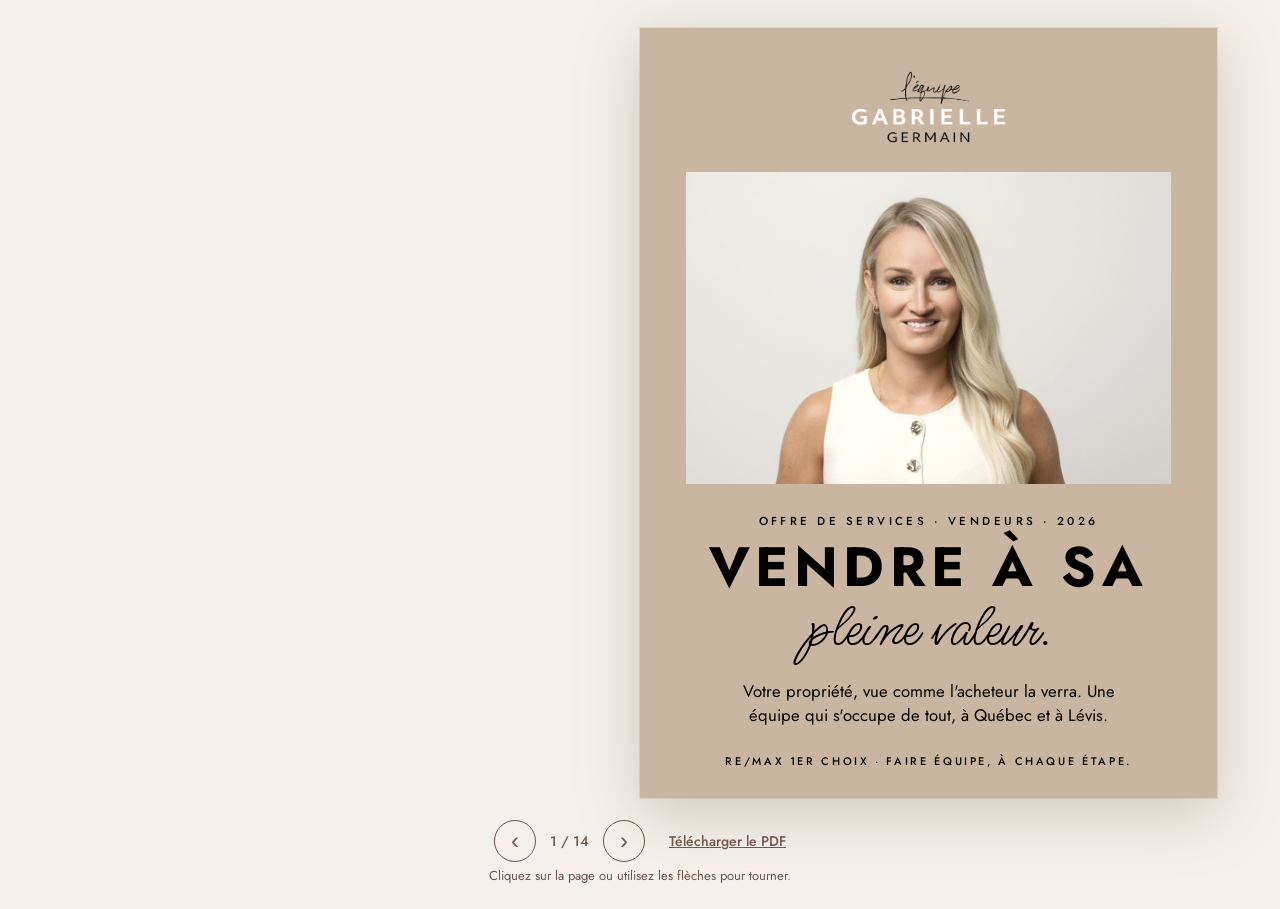
<file: docs/ods/vendeurs.html>
<!doctype html>
<html lang="fr">
<head>
<meta charset="utf-8">
<meta name="viewport" content="width=device-width, initial-scale=1">
<meta name="robots" content="noindex, nofollow">
<title>Vendre à sa pleine valeur · Offre de services · L'équipe Gabrielle Germain</title>
<link href="https://fonts.googleapis.com/css2?family=Jost:wght@300;400;500;600&family=Ms+Madi&family=Playfair+Display:ital,wght@0,400;0,500;0,600;0,700;1,400;1,500&display=swap" rel="stylesheet">
<link rel="stylesheet" href="magazine.css">
<link rel="stylesheet" href="../../marque/marque.css">
</head>
<body>

<div class="scene">
  <div class="livre" id="livre">

    <!-- 1 · Couverture -->
    <div class="page couverture" data-density="hard">
      <div class="p-in plein">
        <img class="logo-img" src="../../marque/logo-equipe_fond-moyen.png" alt="L'équipe Gabrielle Germain">
        <div class="encart"><img src="../site/images/gg-gabrielle.jpg" alt="Gabrielle Germain" style="object-position:50% 14%"></div>
        <div class="couv-txt">
          <p class="sur">Offre de services · Vendeurs · 2026</p>
          <h1 class="mega">Vendre à sa <i>pleine valeur.</i></h1>
          <p class="couv-sous">Votre propriété, vue comme l'acheteur la verra. Une équipe qui s'occupe de tout, à Québec et à Lévis.</p>
        </div>
        <p class="couv-pied">RE/MAX 1er Choix · Faire équipe, à chaque étape.</p>
      </div>
    </div>

    <!-- 2 · Le mot de Gabrielle -->
    <div class="page">
      <div class="p-in">
        <p class="rubrique">Le mot de Gabrielle</p>
        <div class="mot">
          <img class="portrait" src="../site/images/gabrielle.jpg" alt="Gabrielle Germain">
          <div>
            <p class="lettrine">Pour moi, vendre une maison, c'est beaucoup plus qu'une transaction. C'est relié aux émotions, aux rêves et aux projets de vie qui viennent ensuite.</p>
            <p>Quand je prépare une vente, je me mets dans la peau de l'acheteur : ce qu'il remarque en entrant, ce qui lui donne envie d'offrir, ce qui le fait hésiter. C'est ma façon de travailler, et c'est ce qui fait la différence sur le prix.</p>
            <p>Je prends le temps de vous écouter. Puis je mets mon expérience, ma connaissance du marché et mon réseau à votre service, pour des résultats qui dépassent vos attentes.</p>
            <p class="signature">Gabrielle Germain</p>
            <p class="titre-sign">Courtière en immobilier résidentiel et commercial · RE/MAX 1er Choix</p>
          </div>
        </div>
      </div>
      <p class="folio">02</p>
    </div>

    <!-- 3 · Mission et valeurs -->
    <div class="page creme2">
      <div class="p-in">
        <p class="rubrique">Qui nous sommes</p>
        <h2 class="titre">Là où nous allons</h2>
        <p class="citation">« Que chaque propriété de Québec et de Lévis se vende à sa pleine valeur. »</p>
        <div class="bloc-mission">
          <p class="lbl">Notre mission</p>
          <p>Faire équipe avec chaque client, à chaque étape : regarder sa propriété avec les yeux de l'acheteur, bâtir le bon plan, et livrer des résultats au-delà des attentes.</p>
        </div>
        <p class="lbl">Nos 6 valeurs</p>
        <div class="valeurs">
          <div><b>Service au standard</b><span>Le même niveau d'excellence, peu importe le prix.</span></div>
          <div><b>Ambition</b><span>Le meilleur prix, pas le plus rapide.</span></div>
          <div><b>Équilibre de vie</b><span>Performer sans s'oublier.</span></div>
          <div><b>Proximité</b><span>Humaine, accessible, authentique.</span></div>
          <div><b>Engagement</b><span>Présents jusqu'au bout.</span></div>
          <div><b>Confiance</b><span>Les vraies affaires, toujours.</span></div>
        </div>
      </div>
      <p class="folio">03</p>
    </div>

    <!-- 4 · La problématique -->
    <div class="page encre">
      <div class="p-in">
        <p class="rubrique clair">Ce qui vous inquiète</p>
        <h2 class="titre clair">Vendre, c'est <i>trois grandes questions.</i></h2>
        <ol class="questions">
          <li><span>1</span><p>« Est-ce que je vais laisser de l'argent sur la table? »</p></li>
          <li><span>2</span><p>« Combien de temps ça va traîner? »</p></li>
          <li><span>3</span><p>« Est-ce que je vais devoir tout gérer moi-même? »</p></li>
        </ol>
        <p class="clair-doux">Vous voulez un espace plus grand, un autre quartier, une maison pour la retraite. Vous avez une vie bien remplie, et la vente ne doit pas devenir un deuxième emploi. Vous méritez de vendre au meilleur prix, dans les délais que vous souhaitez.</p>
      </div>
      <p class="folio clair">04</p>
    </div>

    <!-- 5 · L'offre -->
    <div class="page">
      <div class="p-in">
        <p class="rubrique">Notre offre</p>
        <h2 class="titre">Je <i class="en-ligne">vends</i></h2>
        <p class="chapeau">Votre maison vendue au meilleur prix du marché, dans vos délais, avec une équipe qui s'occupe de tout.</p>
        <p class="lbl">Ce qui est inclus</p>
        <ul class="inclus">
          <li><b>La visite « œil de l'acheteur »</b> Ce qui donne de la valeur à votre maison, ce qui lui en enlève, et quoi corriger avant les photos.</li>
          <li><b>Une évaluation juste et précise</b> Selon le marché actuel, pour vous positionner auprès d'acheteurs qualifiés.</li>
          <li><b>Une mise en marché complète</b> Photos HD, vidéo promotionnelle, vidéo de drone, réseaux sociaux et site web.</li>
          <li><b>La gestion de tout le reste</b> Les visites, les offres d'achat, les inspections et les expertises.</li>
          <li><b>Un bilan chaque semaine <span class="aconf">à confirmer</span></b> Vous savez toujours où on en est.</li>
        </ul>
      </div>
      <p class="folio">05</p>
    </div>

    <!-- 6 · Les outils pour vendre -->
    <div class="page">
      <div class="p-in plein aplat sauge">
        <div class="encart"><img src="../site/images/marque-avendre.jpg" alt=""></div>
        <div class="outils">
          <p class="rubrique clair">Les outils pour vendre</p>
          <h2 class="titre clair">« Elle a les outils pour vendre ma propriété, <i>peu importe laquelle. »</i></h2>
          <div class="outils-liste">
            <span>Photos HD</span><span>Vidéo promotionnelle</span><span>Vidéo de drone</span><span>Réseaux sociaux</span><span>Site web</span><span>Alerte immobilière</span>
          </div>
        </div>
      </div>
      <p class="folio clair">06</p>
    </div>

    <!-- 7 · Le processus -->
    <div class="page">
      <div class="p-in">
        <p class="rubrique">Notre processus</p>
        <h2 class="titre">Cinq étapes, <i>une équipe.</i></h2>
        <ol class="etapes">
          <li><span>01</span><div><b>La visite et l'évaluation stratégique</b><p>Nous regardons votre maison avec les yeux de l'acheteur, puis nous établissons sa valeur selon le marché.</p></div></li>
          <li><span>02</span><div><b>Le plan de mise en marché</b><p>Ce qu'on met en valeur, ce qu'on prépare, à quel prix et à qui on s'adresse.</p></div></li>
          <li><span>03</span><div><b>Photos, vidéo, drone, puis la mise en vente</b><p>Votre propriété est présentée sous son meilleur jour, partout où les acheteurs regardent.</p></div></li>
          <li><span>04</span><div><b>Visites, offres et négociation</b><p>Nous gérons, vous décidez. Vous recevez les commentaires après chaque visite.</p></div></li>
          <li><span>05</span><div><b>Inspections, notaire et remise des clés</b><p>Nous vous accompagnons jusqu'au bout, et nous restons disponibles après la vente.</p></div></li>
        </ol>
      </div>
      <p class="folio">07</p>
    </div>

    <!-- 8 · Les tarifs -->
    <div class="page creme2">
      <div class="p-in">
        <p class="rubrique">Nos tarifs</p>
        <h2 class="titre">Une rétribution <i>claire.</i></h2>
        <div class="tarif">
          <p class="tarif-chiffre">Sur mesure</p>
          <p class="tarif-sous">établie avec vous avant de commencer, selon votre propriété et vos objectifs.</p>
        </div>
        <p class="lbl">Ce qui la fait varier</p>
        <div class="facteurs">
          <div><b>Le prix d'affichage</b></div>
          <div><b>L'état de la propriété</b></div>
          <div><b>Votre motivation à attirer les courtiers collaborateurs</b></div>
          <div><b>Les outils de mise en marché choisis</b></div>
        </div>
        <p class="lbl">Ce que vous n'avez pas à payer en plus</p>
        <p>La visite « œil de l'acheteur », l'évaluation, les photos HD, la vidéo, le drone, et la diffusion font partie du service.</p>
      </div>
      <p class="folio">08</p>
    </div>

    <!-- 9 · L'entente et nos engagements -->
    <div class="page">
      <div class="p-in">
        <p class="rubrique">Notre entente</p>
        <h2 class="titre">Ce que nous nous <i>engageons à faire</i></h2>
        <ul class="engagements">
          <li><b>Le même standard pour chaque propriété</b>, du condo à la propriété de prestige.</li>
          <li><b>Le meilleur prix, pas le plus rapide.</b> Nous vous conseillons dans votre intérêt.</li>
          <li><b>Une réponse le jour même</b> à vos appels et messages. <span class="aconf">délai à confirmer</span></li>
          <li><b>Un retour après chaque visite</b>, sous 24 à 48 h. <span class="aconf">délai à confirmer</span></li>
          <li><b>Les vraies affaires</b> sur le prix, les délais et les risques.</li>
          <li><b>Nous restons là après la vente.</b></li>
        </ul>
        <p class="lbl">Ce que nous vous demandons</p>
        <ul class="demandes">
          <li>Nous parler franchement de votre propriété et de vos objectifs.</li>
          <li>Rendre la maison disponible pour les photos et les visites.</li>
          <li>Prendre les décisions : nous conseillons, vous décidez.</li>
        </ul>
        <p class="petit">L'entente est confirmée par le contrat de courtage de l'OACIQ, qui précise sa durée et ses conditions. Nous le parcourons ensemble, ligne par ligne.</p>
      </div>
      <p class="folio">09</p>
    </div>

    <!-- 10 · Les preuves : les ventes -->
    <div class="page">
      <div class="p-in">
        <p class="rubrique">Nos preuves</p>
        <h2 class="titre">12 ventes présentées, <i>12 au prix demandé ou plus.</i></h2>
        <div class="chiffres">
          <div><b>12 / 12</b><span>au prix demandé ou plus</span></div>
          <div><b>3</b><span>vendues en 2 jours</span></div>
          <div><b>≤ 27 j</b><span>pour chaque vente datée</span></div>
        </div>
        <table class="ventes">
          <tr><th>Secteur</th><th>Demandé</th><th>Vendu</th><th>Délai</th></tr>
          <tr><td>Limoilou</td><td>374 900 $</td><td>395 000 $</td><td>2 jours</td></tr>
          <tr><td>Sainte-Brigitte-de-Laval</td><td>315 000 $</td><td>352 000 $</td><td>2 jours</td></tr>
          <tr><td>Lebourgneuf</td><td>549 000 $</td><td>550 000 $</td><td>2 jours</td></tr>
          <tr><td>Lac-Beauport</td><td>569 000 $</td><td>569 000 $</td><td>10 jours</td></tr>
          <tr><td>Beauport</td><td>259 000 $</td><td>289 000 $</td><td>14 jours</td></tr>
          <tr><td>Lévis</td><td>424 500 $</td><td>443 000 $</td><td>15 jours</td></tr>
          <tr><td>Sainte-Foy</td><td>399 000 $</td><td>425 000 $</td><td>17 jours</td></tr>
          <tr><td>Saint-Jean-Chrysostome</td><td>349 000 $</td><td>365 000 $</td><td>27 jours</td></tr>
          <tr><td>Saint-Raymond</td><td>2 495 000 $</td><td>2 495 000 $</td><td>—</td></tr>
          <tr><td>Sainte-Foy · Sillery</td><td>949 000 $</td><td>995 000 $</td><td>—</td></tr>
          <tr><td>Sainte-Foy · Sillery</td><td>774 900 $</td><td>774 900 $</td><td>—</td></tr>
          <tr><td>Lévis</td><td>799 000 $</td><td>800 000 $</td><td>—</td></tr>
        </table>
        <p class="petit">Une sélection de ventes récentes de l'équipe.</p>
      </div>
      <p class="folio">10</p>
    </div>

    <!-- 11 · Les preuves : témoignages et distinctions -->
    <div class="page creme2">
      <div class="p-in">
        <p class="rubrique">Ils nous ont fait confiance</p>
        <blockquote class="temoin grand">« Gabrielle a été à l'écoute de mes besoins tout au long du processus d'achat de mon condo. Elle m'a mise en confiance dès le début. Elle m'a également accompagnée pour la vente de ma maison et, encore une fois, elle a donné un service impeccable et de bons conseils. »<cite>Audrey Frigault Dancause</cite></blockquote>
        <blockquote class="temoin">« Nous nous sentions en confiance tout au long des démarches et, à la moindre question, tu nous répondais rapidement. »<cite>Rémi &amp; Valérie</cite></blockquote>
        <p class="lbl">Nos distinctions</p>
        <div class="distinctions">
          <div><b>Top 2 %</b><span>national · 2022 à 2026</span></div>
          <div><b>Top 35 des 35 ans et moins</b><span>2022 à 2026</span></div>
          <div><b>Cercle Exclusif</b><span>2024 à 2026</span></div>
          <div><b>Diamant Rouge</b><span>2020, 2023, 2024</span></div>
        </div>
      </div>
      <p class="folio">11</p>
    </div>

    <!-- 12 · La promesse -->
    <div class="page">
      <div class="p-in plein aplat rose">
        <div class="encart"><img src="../site/images/gg-equipe.jpg" alt="L'équipe de Gabrielle Germain"></div>
        <div class="promesse">
          <p class="rubrique clair">Notre promesse</p>
          <p class="mega clair">Faire équipe, <i>à chaque étape.</i></p>
          <p class="promesse-mots"><span>à l'aise</span><span>ensemble</span><span>clair</span></p>
          <p class="clair-doux">Avec nous, vous êtes à l'aise, on avance ensemble, et tout est clair. De la première visite à la remise des clés, vous savez toujours où on en est.</p>
        </div>
      </div>
      <p class="folio clair">12</p>
    </div>

    <!-- 13 · Investissement et plan d'action initial -->
    <div class="page">
      <div class="p-in">
        <p class="rubrique">Notre plan d'action</p>
        <h2 class="titre">Les premiers jours, <i>concrètement.</i></h2>
        <ol class="plan">
          <li><span>Jour 1</span><div><b>La visite « œil de l'acheteur »</b><p>Nous visitons votre maison ensemble et notons ce qui lui donne de la valeur.</p></div></li>
          <li><span>Jour 2</span><div><b>L'évaluation et le plan de mise en marché <span class="aconf">délai à confirmer</span></b><p>Le prix recommandé, ce qu'on prépare et le calendrier.</p></div></li>
          <li><span>Semaine 1</span><div><b>L'entente et la préparation</b><p>Le contrat de courtage, les petits travaux utiles, la mise en valeur.</p></div></li>
          <li><span>Semaine 2</span><div><b>Photos, vidéo, drone, puis la mise en vente</b><p>Votre propriété est en ligne et diffusée.</p></div></li>
          <li><span>Chaque semaine</span><div><b>Votre bilan</b><p>Les visites, les commentaires, les prochaines étapes.</p></div></li>
        </ol>
        <div class="cta"><p>Prochain pas</p><b>Réservez votre évaluation stratégique.</b></div>
      </div>
      <p class="folio">13</p>
    </div>

    <!-- 14 · Dos -->
    <div class="page couverture dos" data-density="hard">
      <div class="p-in dos-in">
        <img class="logo-img" src="../../marque/logo-equipe_fond-moyen.png" alt="L'équipe Gabrielle Germain">
        <p class="dos-sign">Faire équipe, à chaque étape.</p>
        <div class="contacts">
          <div><b>Gabrielle Germain</b><span>Courtière en immobilier résidentiel et commercial</span><span>418 563-8341 · gabrielle@gabriellegermain.ca</span></div>
        </div>
        <img src="../../marque/remax-1er-choix_fond-clair.svg" alt="RE/MAX 1er Choix inc." style="display:block;width:46%;margin:4cqw auto 0">
        <p class="dos-site">gabriellegermain.ca · Québec et Lévis</p>
      </div>
    </div>

  </div>
</div>

<nav class="commandes" aria-label="Pages">
  <button type="button" id="prec" aria-label="Page précédente">‹</button>
  <span id="compteur">1 / 14</span>
  <button type="button" id="suiv" aria-label="Page suivante">›</button>
  <a id="pdf" href="?impression">Télécharger le PDF</a>
</nav>
<p class="astuce">Cliquez sur la page ou utilisez les flèches pour tourner.</p>

<script src="../vendor/page-flip.browser.js"></script>
<script>
(function () {
  var impression = /[?&]impression/.test(location.search);
  if (impression) {
    document.body.classList.add('impression');
    window.addEventListener('load', function () { setTimeout(function () { window.print(); }, 600); });
    return;
  }
  var livre = document.getElementById('livre');
  var pages = livre.querySelectorAll('.page');
  var flip = new St.PageFlip(livre, {
    width: 560, height: 747, size: 'stretch',
    minWidth: 260, maxWidth: 760, minHeight: 347, maxHeight: 1013,
    showCover: true, usePortrait: true, mobileScrollSupport: true,
    maxShadowOpacity: 0.35, drawShadow: true, flippingTime: 700
  });
  flip.loadFromHTML(pages);
  var compteur = document.getElementById('compteur');
  function maj() { compteur.textContent = (flip.getCurrentPageIndex() + 1) + ' / ' + flip.getPageCount(); }
  flip.on('flip', maj); flip.on('changeOrientation', maj); maj();
  document.getElementById('prec').addEventListener('click', function () { flip.flipPrev(); });
  document.getElementById('suiv').addEventListener('click', function () { flip.flipNext(); });
  document.addEventListener('keydown', function (e) {
    if (e.key === 'ArrowRight') flip.flipNext();
    if (e.key === 'ArrowLeft') flip.flipPrev();
  });
})();
</script>
</body>
</html>
</file>
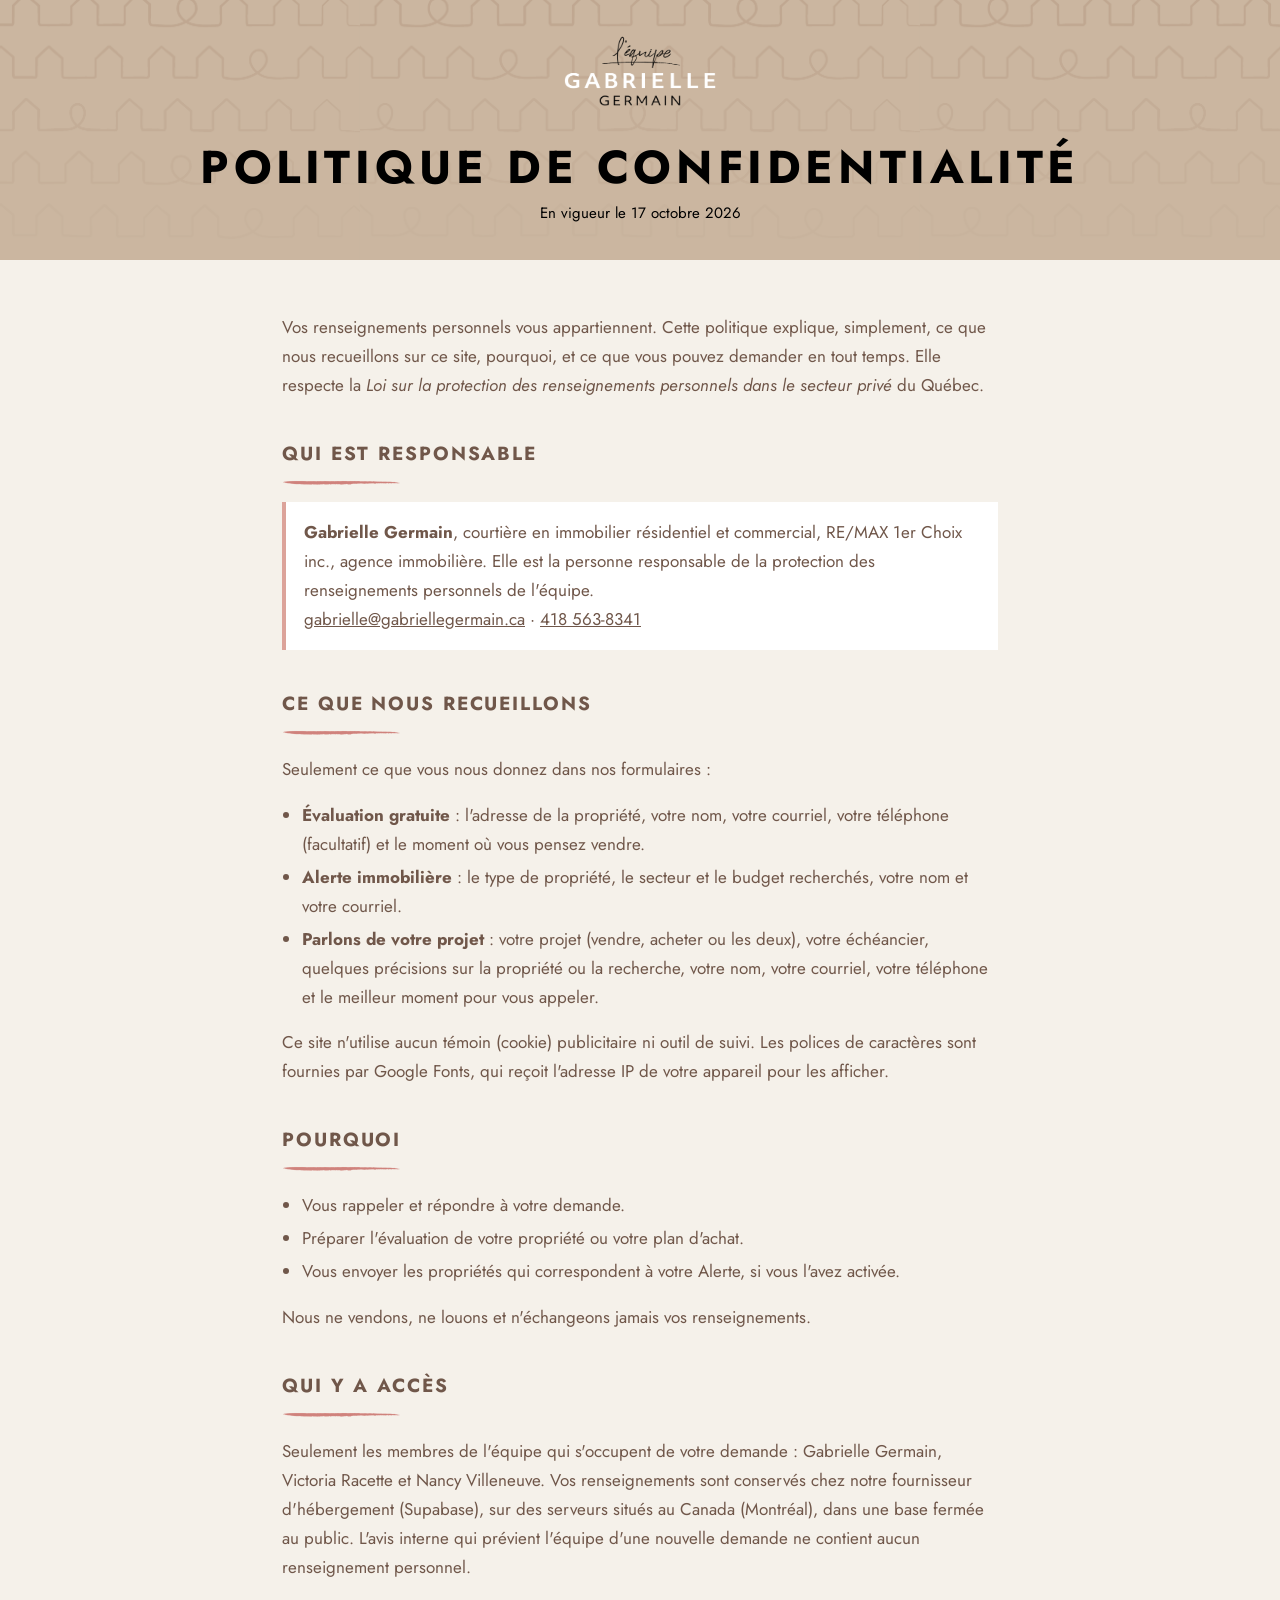
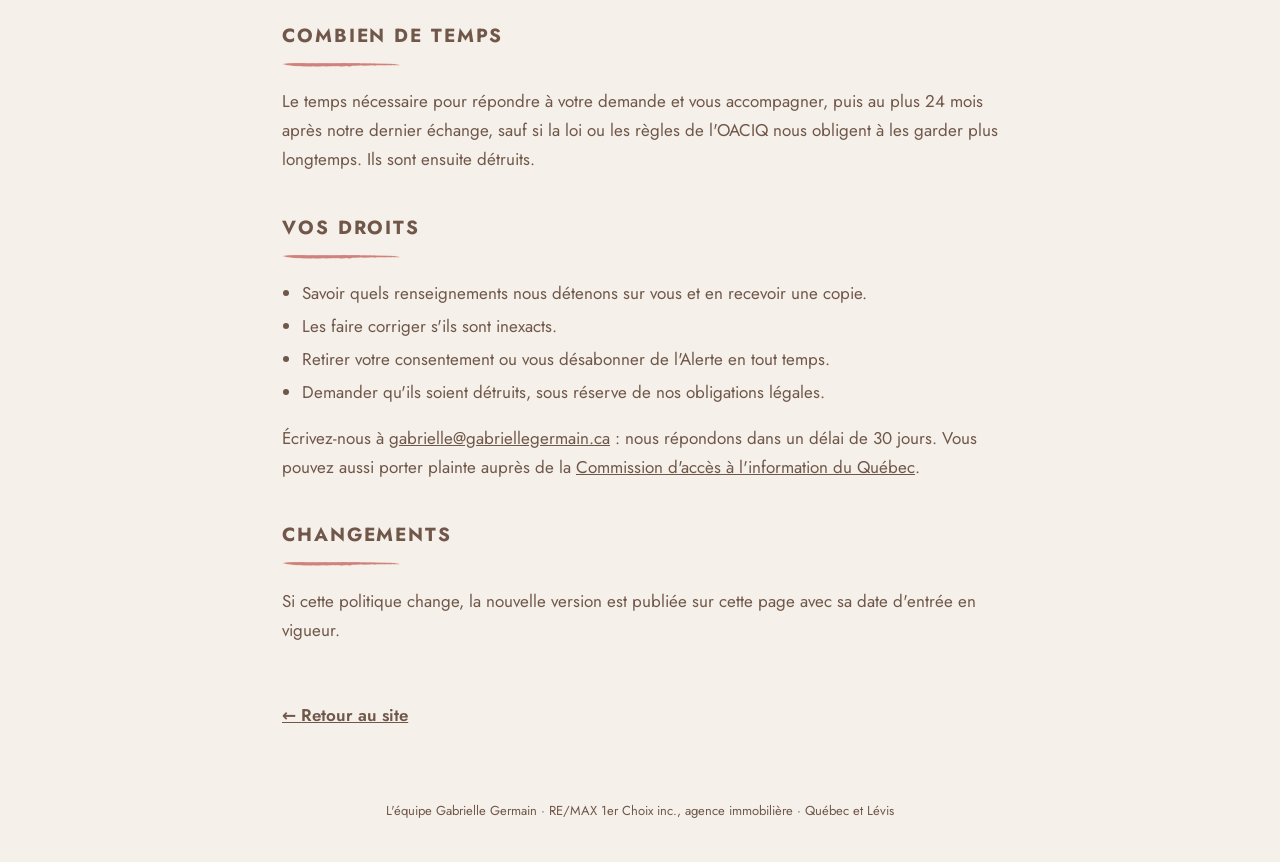
<file: docs/site/confidentialite.html>
<!doctype html>
<html lang="fr">
<head>
<meta charset="utf-8">
<meta name="viewport" content="width=device-width, initial-scale=1">
<title>Politique de confidentialité · L'équipe Gabrielle Germain</title>
<meta name="description" content="Comment l'équipe Gabrielle Germain recueille, utilise et protège vos renseignements personnels.">
<link rel="icon" type="image/png" href="../../marque/sigle-gg.png">
<link href="https://fonts.googleapis.com/css2?family=Jost:wght@400;500;600;700&family=Ms+Madi&family=Playfair+Display:wght@500;600&display=swap" rel="stylesheet">
<style>
:root{--fond:#F5F1EA;--texte:#70574A;--toffee:#CAB6A0;--rose:#DCA39A;--sauge:#9FACA4}
*{box-sizing:border-box}
body{margin:0;background:var(--fond);color:var(--texte);font:400 17px/1.7 Jost,system-ui,sans-serif}
a{color:var(--texte)}
.tete{background:var(--toffee);padding:28px 24px 34px;text-align:center;position:relative;overflow:hidden}
.tete::before{content:'';position:absolute;inset:0;background:url(../../marque/motif-maison-twist-horizontal-toffee.png) center/560px auto repeat;opacity:.5}
.tete>*{position:relative}
.tete img{width:170px;height:auto}
.tete h1{color:#000;font-size:clamp(28px,5vw,46px);margin:18px 0 0;line-height:1.1}
.tete p{color:#000;margin:8px 0 0;font-size:15px}
main{max-width:760px;margin:0 auto;padding:36px 22px 70px}
h2{font-size:19px;margin:38px 0 10px;color:var(--texte)}
h2::after{content:'';display:block;width:120px;height:12px;margin-top:6px;background:url(../../marque/trait-long-pastel-rose-fonce.png) left center/contain no-repeat}
ul{padding-left:20px}
li{margin:4px 0}
.carte{background:#fff;border-left:4px solid var(--rose);padding:16px 18px;margin:14px 0}
.retour{display:inline-block;margin-top:40px;font-weight:600}
footer{text-align:center;font-size:13px;padding:0 20px 40px}
</style>
<link rel="stylesheet" href="../../marque/marque.css">
</head>
<body>
<header class="tete">
  <a href="index.html"><img src="../../marque/logo-equipe_fond-moyen.png" alt="L'équipe Gabrielle Germain"></a>
  <h1>Politique de confidentialité</h1>
  <p>En vigueur le 17 octobre 2026</p>
</header>
<main>
  <p>Vos renseignements personnels vous appartiennent. Cette politique explique, simplement, ce que nous recueillons sur ce site, pourquoi, et ce que vous pouvez demander en tout temps. Elle respecte la <i>Loi sur la protection des renseignements personnels dans le secteur privé</i> du Québec.</p>

  <h2>Qui est responsable</h2>
  <div class="carte">
    <p style="margin:0"><b>Gabrielle Germain</b>, courtière en immobilier résidentiel et commercial, RE/MAX 1er Choix inc., agence immobilière. Elle est la personne responsable de la protection des renseignements personnels de l'équipe.<br>
    <a href="mailto:gabrielle@gabriellegermain.ca">gabrielle@gabriellegermain.ca</a> · <a href="tel:4185638341">418 563-8341</a></p>
  </div>

  <h2>Ce que nous recueillons</h2>
  <p>Seulement ce que vous nous donnez dans nos formulaires :</p>
  <ul>
    <li><b>Évaluation gratuite</b> : l'adresse de la propriété, votre nom, votre courriel, votre téléphone (facultatif) et le moment où vous pensez vendre.</li>
    <li><b>Alerte immobilière</b> : le type de propriété, le secteur et le budget recherchés, votre nom et votre courriel.</li>
    <li><b>Parlons de votre projet</b> : votre projet (vendre, acheter ou les deux), votre échéancier, quelques précisions sur la propriété ou la recherche, votre nom, votre courriel, votre téléphone et le meilleur moment pour vous appeler.</li>
  </ul>
  <p>Ce site n'utilise aucun témoin (cookie) publicitaire ni outil de suivi. Les polices de caractères sont fournies par Google Fonts, qui reçoit l'adresse IP de votre appareil pour les afficher.</p>

  <h2>Pourquoi</h2>
  <ul>
    <li>Vous rappeler et répondre à votre demande.</li>
    <li>Préparer l'évaluation de votre propriété ou votre plan d'achat.</li>
    <li>Vous envoyer les propriétés qui correspondent à votre Alerte, si vous l'avez activée.</li>
  </ul>
  <p>Nous ne vendons, ne louons et n'échangeons jamais vos renseignements.</p>

  <h2>Qui y a accès</h2>
  <p>Seulement les membres de l'équipe qui s'occupent de votre demande : Gabrielle Germain, Victoria Racette et Nancy Villeneuve. Vos renseignements sont conservés chez notre fournisseur d'hébergement (Supabase), sur des serveurs situés au Canada (Montréal), dans une base fermée au public. L'avis interne qui prévient l'équipe d'une nouvelle demande ne contient aucun renseignement personnel.</p>

  <h2>Combien de temps</h2>
  <p>Le temps nécessaire pour répondre à votre demande et vous accompagner, puis au plus 24 mois après notre dernier échange, sauf si la loi ou les règles de l'OACIQ nous obligent à les garder plus longtemps. Ils sont ensuite détruits.</p>

  <h2>Vos droits</h2>
  <ul>
    <li>Savoir quels renseignements nous détenons sur vous et en recevoir une copie.</li>
    <li>Les faire corriger s'ils sont inexacts.</li>
    <li>Retirer votre consentement ou vous désabonner de l'Alerte en tout temps.</li>
    <li>Demander qu'ils soient détruits, sous réserve de nos obligations légales.</li>
  </ul>
  <p>Écrivez-nous à <a href="mailto:gabrielle@gabriellegermain.ca">gabrielle@gabriellegermain.ca</a> : nous répondons dans un délai de 30 jours. Vous pouvez aussi porter plainte auprès de la <a href="https://www.cai.gouv.qc.ca/" target="_blank" rel="noopener">Commission d'accès à l'information du Québec</a>.</p>

  <h2>Changements</h2>
  <p>Si cette politique change, la nouvelle version est publiée sur cette page avec sa date d'entrée en vigueur.</p>

  <a class="retour" href="index.html">← Retour au site</a>
</main>
<footer>L'équipe Gabrielle Germain · RE/MAX 1er Choix inc., agence immobilière · Québec et Lévis</footer>
</body>
</html>
</file>
<file: docs/ods/magazine.css>
/* Magazine — Guide des normes de l'image de marque 2021 + gabarits 2025 :
   aplats toffee / sauge / pastel rosé, photo en encart, titres en capitales + accroche manuscrite noire. */
:root{
  --toffee:#CAB6A0; --toffee-f:#B59981; --sauge:#9FACA4; --sauge-f:#81968C;
  --rose:#DCA39A; --rose-f:#CE817B; --creme:#F5F1EA; --titre:#70574A; --brun:#70574A;
  --encre:#000; --blanc:#FFFFFF;
  --creme2:#EAE2D7; --rosep:#EFDED7; --saugep:#DFDFD8; --ligne:#CAB6A0;
  --rosef:var(--titre); --doux:var(--brun);
  --pf:'Playfair Display',Georgia,serif; --jo:Jost,system-ui,sans-serif; --al:'Ms Madi',cursive;
}
*{box-sizing:border-box}
html,body{margin:0}
body{background:#F5F1EA;min-height:100vh;color:var(--brun);font-family:var(--jo);display:flex;flex-direction:column;align-items:center;overflow-x:hidden}
.scene{width:min(1520px,96vw,calc((100vh - 130px) * 1.5));margin:28px auto 8px;flex:none}
.livre{margin:0 auto}

/* Une page : tout est proportionnel à sa largeur (cqw) */
.page{background:var(--blanc);overflow:hidden;container-type:inline-size;position:relative}
.page.creme2{background:var(--creme2)}
.page.encre,.aplat.sauge{background:var(--sauge);color:var(--encre)}
.aplat.toffee{background:var(--toffee);color:var(--encre)}
.aplat.rose{background:var(--rose);color:var(--encre)}
.p-in{position:absolute;inset:0;padding:8cqw 8cqw 9cqw;font-size:2.55cqw;line-height:1.5;display:flex;flex-direction:column}
.p-in.plein{padding:0}
.folio{position:absolute;bottom:3.4cqw;right:5cqw;margin:0;font:500 2.1cqw var(--jo);letter-spacing:.2em;color:var(--titre)}
.page:nth-child(even) .folio{right:auto;left:5cqw}
.folio.clair{color:#000}
.fond{position:absolute;inset:0;width:100%;height:100%;object-fit:cover}
.voile{position:absolute;inset:0;background:linear-gradient(180deg,rgba(112,87,74,.55) 0%,rgba(112,87,74,.15) 40%,rgba(112,87,74,.75) 100%)}
.voile.bas{background:linear-gradient(180deg,rgba(112,87,74,.05) 30%,rgba(112,87,74,.88) 100%)}
.clair{color:#000!important}
.clair-doux{color:var(--encre);margin-top:auto}

.rubrique{font:500 1.95cqw var(--jo);letter-spacing:.3em;text-transform:uppercase;color:var(--titre);margin:0 0 2cqw}
.rubrique::after{content:'';display:block;width:16cqw;height:1.6cqw;margin-top:1cqw;background:url(../../marque/trait-long-toffee-fonce.png) left center/contain no-repeat}
.rubrique.clair{color:var(--encre)!important}
.rubrique.clair::after{background-image:url(../../marque/trait-court-noir.png);width:9cqw}
.titre{font:700 5.6cqw/1.08 var(--pf);text-transform:uppercase;margin:0 0 3.4cqw;color:var(--titre)}
.titre i,.mega i{display:block;font:400 6.4cqw/1.05 var(--al);text-transform:none;font-style:normal;color:var(--encre);margin-top:.4cqw;letter-spacing:0}
.mega{font:700 9.6cqw/1 var(--pf);text-transform:uppercase;margin:0;color:#000}
.mega i{font-size:10.5cqw}
.titre i.en-ligne{display:inline;font-size:8cqw;margin-left:1.2cqw}
.lbl{font:500 1.85cqw var(--jo);letter-spacing:.24em;text-transform:uppercase;color:var(--titre);margin:3.2cqw 0 1.4cqw}
.chapeau{font:400 3.4cqw/1.45 var(--pf);font-style:italic;color:var(--brun);margin:0}
.citation{font:600 4.4cqw/1.3 var(--pf);color:var(--brun);margin:0 0 3cqw;padding-left:3cqw;border-left:.6cqw solid var(--rose)}
.petit{font-size:2cqw;color:var(--doux);margin-top:auto}
.aconf{display:inline-block;font:600 1.5cqw var(--jo);letter-spacing:.08em;text-transform:uppercase;background:var(--rosep);color:#000;border-radius:99px;padding:.3cqw 1.4cqw;vertical-align:.3cqw;margin-left:.6cqw}

/* Logo officiel (PNG du dossier Image de marque) */
.logo-img{display:block;width:30cqw;height:auto;margin:0 auto}

/* Photo en encart sur aplat, avec le filtre chaud de la marque (#C9B59F) */
.encart{position:absolute;left:8cqw;right:8cqw;top:8cqw;height:58cqw;overflow:hidden}
.encart img{width:100%;height:100%;object-fit:cover;display:block;filter:sepia(.12) saturate(.92)}
.encart::after{content:'';position:absolute;inset:0;background:#C9B59F;mix-blend-mode:soft-light;opacity:.55}

/* Couverture */
.couverture{background:var(--toffee)}
.couverture .logo-img{position:absolute;top:6cqw;left:35cqw}
.couverture .encart{top:25cqw;height:54cqw}
.couv-txt{position:absolute;left:8cqw;right:8cqw;top:84cqw;text-align:center;color:var(--encre)}
.sur{font:500 2cqw var(--jo);letter-spacing:.3em;text-transform:uppercase;margin:0 0 2cqw}
.couv-sous{font:400 2.9cqw/1.45 var(--jo);color:var(--encre);max-width:84%;margin:3cqw auto 0}
.couv-pied{position:absolute;left:0;right:0;bottom:5cqw;text-align:center;margin:0;font:500 1.9cqw var(--jo);letter-spacing:.24em;text-transform:uppercase;color:#000}

/* Mot de Gabrielle */
.mot{display:grid;grid-template-columns:34% 1fr;gap:5cqw;align-items:start;margin-top:2cqw}
.portrait{width:100%;aspect-ratio:3/4;object-fit:cover;border-radius:0;box-shadow:2cqw 2cqw 0 var(--toffee);filter:sepia(.1) saturate(.94)}
.mot p{margin:0 0 2.2cqw}
.lettrine{font:500 3.5cqw/1.4 var(--pf);color:var(--brun)}
.lettrine::first-letter{font-size:9cqw;float:left;line-height:.85;margin:.6cqw 1.4cqw 0 0;color:var(--rose)}
.signature{font:400 8cqw var(--al)!important;color:var(--encre);margin:2cqw 0 0!important;line-height:1}
.titre-sign{font-size:1.9cqw;color:var(--doux);letter-spacing:.04em}

/* Mission et valeurs */
.bloc-mission{background:var(--blanc);border-radius:0;padding:3cqw 3.4cqw}
.bloc-mission .lbl{margin-top:0}
.bloc-mission p{margin:0}
.valeurs{display:grid;grid-template-columns:repeat(2,1fr);gap:1.6cqw}
.valeurs div{background:var(--blanc);border-top:.6cqw solid var(--rose);border-radius:0;padding:2cqw 2.4cqw}
.valeurs div:nth-child(4n+2),.valeurs div:nth-child(4n+3){border-top-color:var(--sauge)}
.valeurs b{display:block;font:600 3cqw var(--pf);color:var(--brun)}
.valeurs span{display:block;font-size:2.2cqw;color:var(--doux);margin-top:.4cqw}

/* Problématique */
.questions{list-style:none;padding:0;margin:2cqw 0;display:grid;gap:3cqw}
.questions li{display:flex;gap:3cqw;align-items:baseline}
.questions span{font:700 9cqw/1 var(--pf);color:#000}
.questions p{margin:0;font:500 4.4cqw/1.25 var(--pf);font-style:italic;color:var(--encre)}

/* Offre */
.inclus{list-style:none;padding:0;margin:0;display:grid;gap:1.8cqw}
.inclus li{padding-left:5cqw;position:relative;font-size:2.35cqw;color:var(--doux)}
.inclus li::before{content:'';position:absolute;left:0;top:.6cqw;width:2.6cqw;height:2.6cqw;border-radius:50%;background:var(--rosep);box-shadow:inset 0 0 0 .5cqw var(--rose)}
.inclus b{display:block;color:var(--brun);font-weight:600;font-size:2.6cqw}

/* Outils */
.outils,.promesse{position:absolute;left:8cqw;right:8cqw;top:71cqw}
.outils .titre{font-size:4.6cqw}.outils .titre i{font-size:5.6cqw}
.outils-liste{display:flex;flex-wrap:wrap;gap:1.6cqw}
.outils-liste span{font:500 2.2cqw var(--jo);color:var(--brun);background:var(--creme);border-radius:0;padding:1.1cqw 2.4cqw}

/* Processus et plan */
.etapes,.plan{list-style:none;padding:0;margin:0;display:grid;gap:2.4cqw}
.etapes li,.plan li{display:grid;grid-template-columns:12cqw 1fr;gap:3cqw;align-items:start;border-top:1px solid var(--ligne);padding-top:2.2cqw}
.etapes span{font:700 7cqw/1 var(--pf);color:#8F7060}
.plan span{font:500 2cqw var(--jo);letter-spacing:.14em;text-transform:uppercase;color:var(--titre);padding-top:.8cqw}
.etapes b,.plan b{font:600 3.2cqw/1.25 var(--pf);color:var(--brun)}
.etapes p,.plan p{margin:.6cqw 0 0;font-size:2.3cqw;color:var(--doux)}
.plan{gap:1.6cqw}.plan li{padding-top:1.6cqw}

/* Tarifs */
.tarif{background:var(--sauge);color:var(--encre);border-radius:0;padding:4cqw;text-align:center;margin-top:1cqw}
.tarif-chiffre{font:700 11cqw/1 var(--pf);margin:0;color:#000}
.tarif-chiffre small{font-size:4cqw;color:#000}
.tarif-sous{margin:1.6cqw 0 0;color:var(--encre)}
.facteurs{display:grid;grid-template-columns:repeat(2,1fr);gap:1.6cqw}
.facteurs div{background:var(--blanc);border-radius:0;padding:2.2cqw 2.6cqw;font-size:2.4cqw}
.facteurs b{font-weight:500}

/* Entente */
.engagements,.demandes{list-style:none;padding:0;margin:0;display:grid;gap:1.5cqw}
.engagements li{padding-left:5cqw;position:relative;font-size:2.45cqw}
.engagements li::before{content:'✓';position:absolute;left:0;top:-.2cqw;color:var(--rose-f);font-weight:600;font-size:3cqw}
.demandes li{padding-left:5cqw;position:relative;font-size:2.4cqw;color:var(--doux)}
.demandes li::before{content:'';position:absolute;left:.6cqw;top:1.4cqw;width:2cqw;height:.5cqw;background:var(--rose);border-radius:1cqw}

/* Preuves */
.chiffres{display:grid;grid-template-columns:repeat(3,1fr);gap:1.6cqw;margin-bottom:2.4cqw}
.chiffres div{background:var(--toffee);border-radius:0;padding:2cqw;text-align:center}
.chiffres div:nth-child(2){background:var(--sauge)}.chiffres div:nth-child(3){background:var(--rose)}
.chiffres b{display:block;font:700 5.4cqw/1.1 var(--pf);color:#000}
.chiffres span{color:var(--encre)!important}
.chiffres span{font-size:1.9cqw;color:var(--doux)}
.ventes{width:100%;border-collapse:collapse;font-size:2.05cqw}
.ventes th{text-align:left;font:600 1.6cqw var(--jo);letter-spacing:.14em;text-transform:uppercase;color:var(--titre);padding:0 0 1cqw;border-bottom:1px solid var(--ligne)}
.ventes td{padding:.85cqw 0;border-bottom:1px solid var(--ligne)}
.ventes td:nth-child(3){font-weight:600}
.temoin{margin:0 0 2.4cqw;font:400 2.6cqw/1.5 var(--pf);font-style:italic;color:var(--brun);position:relative}
.temoin.grand{font-size:3.3cqw;color:var(--brun);padding-top:5cqw}
.temoin.grand::before{content:'“';position:absolute;top:-3cqw;left:-1cqw;font:500 14cqw/1 var(--pf);color:var(--rose)}
.temoin cite{display:block;margin-top:1.2cqw;font:500 1.9cqw var(--jo);font-style:normal;letter-spacing:.2em;text-transform:uppercase;color:var(--titre)}
.distinctions{display:grid;grid-template-columns:repeat(2,1fr);gap:1.4cqw}
.distinctions div{background:var(--blanc);border-radius:0;padding:1.8cqw 2.2cqw}
.distinctions b{display:block;font:600 3cqw var(--pf);color:var(--brun)}
.distinctions span{font-size:2cqw;color:var(--doux)}
.distinctions div:last-child:nth-child(odd){grid-column:1/-1}

/* Promesse */
.promesse-mots{display:flex;gap:1.6cqw;margin:4cqw 0 3cqw}
.promesse-mots span{font:600 3cqw var(--pf);text-transform:uppercase;letter-spacing:.04em;color:var(--brun);background:var(--creme);padding:1.1cqw 2.6cqw}
.promesse .mega{font-size:7.6cqw}.promesse .mega i{font-size:8.4cqw}

/* Investissement */
.invest{background:var(--creme2);border-radius:0;padding:2.2cqw 2.8cqw;margin-top:2.6cqw;font-size:2.35cqw}
.invest p{margin:0}
.cta{margin-top:auto;background:var(--toffee);color:var(--encre);border-radius:0;padding:3cqw 3.4cqw;display:flex;flex-direction:column;gap:.6cqw}
.cta p{margin:0;font:500 1.8cqw var(--jo);letter-spacing:.24em;text-transform:uppercase;color:var(--encre)}
.cta b{font:700 4.2cqw var(--pf);text-transform:uppercase;color:#000}

/* Dos */
.dos-in{background:var(--toffee);color:var(--encre);align-items:center;justify-content:center;text-align:center;gap:4cqw}
.dos-in .logo-img{width:36cqw}
.dos-sign{font:400 7.4cqw var(--al);color:var(--encre);margin:0}
.dos-in::after{content:'';position:absolute;left:0;right:0;bottom:0;height:14cqw;background:url(../../marque/motif-maison-twist-horizontal-toffee.png) center/90cqw auto repeat-x}
.contacts{display:grid;gap:3cqw}
.contacts div{display:flex;flex-direction:column;gap:.4cqw}
.contacts b{font:700 3.2cqw var(--pf);text-transform:uppercase;letter-spacing:.03em;color:#000}
.contacts span{font-size:2.2cqw;color:var(--encre)}
.dos-site{font:500 2cqw var(--jo);letter-spacing:.24em;text-transform:uppercase;color:#000;margin:0;position:relative;z-index:1}

/* Commandes */
.commandes{display:flex;align-items:center;gap:14px;margin:14px 0 4px;color:var(--brun);font:500 14px var(--jo)}
.commandes button{width:42px;height:42px;border-radius:50%;border:1px solid var(--brun);background:transparent;color:var(--brun);font-size:24px;line-height:1;cursor:pointer}
.commandes button:hover{background:var(--brun);color:var(--creme)}
.commandes a{color:var(--brun);margin-left:10px}
.astuce{color:var(--brun);font:400 13px var(--jo);margin:0 0 24px;text-align:center;padding:0 16px}
@media (max-width:640px){.scene{margin-top:16px}}

/* Version PDF : toutes les pages, une par feuille */
body.impression{background:#fff;display:block}
body.impression .commandes,body.impression .astuce{display:none}
body.impression .scene{width:auto;margin:0}
body.impression .page{width:560px;height:747px;margin:0 auto 24px;box-shadow:0 0 0 1px #CAB6A0}
@media print{
  @page{size:5.6in 7.47in;margin:0}
  body.impression .page{width:5.6in;height:7.47in;margin:0;box-shadow:none;break-after:page;-webkit-print-color-adjust:exact;print-color-adjust:exact}
}

@media (max-width:700px){.scene{width:min(96vw,calc((100vh - 130px) * .75))}}

/* Les pages se détachent du fond lait frappé */
.livre{filter:drop-shadow(0 14px 30px rgba(112,87,74,.28))}
.page.couverture,.page{outline:1px solid rgba(112,87,74,.12)}
body.impression .page{outline:0}
</file>
<file: docs/culture/culture.css>
/* Notre culture — magazine de 18 pages.
   S'appuie sur ../ods/magazine.css (format, page-flip, PDF) et ../../marque/marque.css (titres, accroches).
   Règles de marque : couleurs officielles seulement · texte noir sur toffee / sauge / rosé · terre d'ombre sur fond clair ·
   traits gestuels, pictogrammes et motifs du dossier Image de marque · filtre photo chaud #C9B59F. */

.page.lait{background:var(--creme)}
.page.toffee{background:var(--toffee)}
.page.sauge{background:var(--sauge)}
.page.rose{background:var(--rose)}
.noir,.noir *{color:#000!important}
.p-in.centre{align-items:center;justify-content:center;text-align:center}

/* Photo avec le filtre de la marque */
.photo{position:absolute;overflow:hidden}
.photo img{width:100%;height:100%;object-fit:cover;display:block;filter:sepia(.12) saturate(.92)}
.photo::after{content:'';position:absolute;inset:0;background:#C9B59F;mix-blend-mode:soft-light;opacity:.55}

/* Éléments gestuels */
.picto{display:block;height:auto}
.trait{display:block;height:2.2cqw;width:34cqw;background:url(../../marque/trait-long-pastel-rose-fonce.png) left center/contain no-repeat;margin:2.4cqw 0}
.trait.toffee{background-image:url(../../marque/trait-long-toffee-fonce.png)}
.trait.sauge{background-image:url(../../marque/trait-long-pastel-sauge-fonce.png)}
.trait.centre{margin-left:auto;margin-right:auto}
.motif-bas{position:absolute;left:0;right:0;bottom:0;height:13cqw;background:url(../../marque/motif-maison-twist-horizontal-toffee.png) center bottom/92cqw auto repeat-x;opacity:.9}
.motif-bas.rose{background-image:url(../../marque/motif-maison-twist-horizontal-pastel-rose.png)}
.motif-bas.sauge{background-image:url(../../marque/motif-maison-twist-horizontal-sauge.png)}

/* Grande accroche manuscrite (Saturday Rock → Ms Madi), toujours noire */
.script{font:400 9cqw/1 var(--al);color:#000;margin:0}
.script.moyen{font-size:6.6cqw}
.script.petit{font-size:5cqw}

/* Numéro de chapitre en filigrane */
.chap{position:absolute;top:5cqw;right:6cqw;font:700 22cqw/1 var(--jo);color:rgba(112,87,74,.08);letter-spacing:-.02em;pointer-events:none}
.chap.clair{color:rgba(0,0,0,.08)}

/* ---------- 1 · Couverture ---------- */
.couv-c{position:absolute;inset:0;background:var(--toffee);overflow:hidden}
.couv-c .logo-img{position:absolute;top:6cqw;left:8cqw;width:24cqw;margin:0}
.couv-c .edition{position:absolute;top:8cqw;right:8cqw;margin:0;font:600 1.9cqw var(--jo);letter-spacing:.3em;text-transform:uppercase;color:#000;text-align:right;line-height:1.8}
.couv-c .titre-c{position:absolute;left:8cqw;right:8cqw;top:24cqw}
.couv-c .sur{font:600 1.9cqw var(--jo);letter-spacing:.3em;text-transform:uppercase;color:#000;margin:0 0 1.4cqw}
.couv-c h1{font:700 8.4cqw/.95 var(--jo);color:#000;margin:0;white-space:nowrap}
.couv-c .titre-c .script{margin-top:1.4cqw;font-size:7cqw}
.couv-c .cadre{position:absolute;right:4cqw;bottom:12cqw;width:46cqw;height:62cqw;border:.5cqw solid var(--creme);z-index:0}
.couv-c .portrait-d{position:absolute;right:-7cqw;bottom:0;height:62%;width:auto;filter:sepia(.08) saturate(.95);z-index:1}
.couv-c .sous{position:absolute;left:8cqw;bottom:14cqw;width:34cqw;font-size:2.3cqw;line-height:1.55;color:#000;margin:0;z-index:2}
.couv-c .pied{position:absolute;left:8cqw;bottom:5cqw;margin:0;font:600 1.7cqw var(--jo);letter-spacing:.26em;text-transform:uppercase;color:#000;z-index:2}
.couv-c .motif-bas{z-index:1;opacity:.55}

/* ---------- 2 · Sommaire ---------- */
.somm{display:grid;grid-template-columns:1fr 34cqw;gap:5cqw;flex:1;min-height:0}
.sommaire{list-style:none;padding:0;margin:0;display:flex;flex-direction:column;justify-content:space-between}
.sommaire li{display:grid;grid-template-columns:8cqw 1fr;gap:1.6cqw;align-items:baseline;border-top:1px solid var(--toffee);padding:1.5cqw 0}
.sommaire span{font:700 3.6cqw/1 var(--jo);color:#8F7060;letter-spacing:.04em}
.sommaire b{display:block;font:600 2.6cqw/1.25 var(--pf);color:var(--brun)}
.sommaire small{display:block;font-size:1.9cqw;color:var(--brun);margin-top:.3cqw}
.somm-photo{position:relative}
.somm-photo .photo{inset:0 0 14cqw 0}
.somm-photo::before{content:'';position:absolute;inset:3cqw -2.4cqw 11cqw 2.4cqw;background:var(--rose)}
.somm-photo .picto{position:absolute;bottom:0;left:50%;transform:translateX(-50%);width:12cqw}

/* ---------- 3 · En mode immobilier ---------- */
.enmode{display:flex;flex-direction:column;align-items:center;gap:4cqw}
.enmode img{width:62cqw;height:auto}
.enmode .script{font-size:7.4cqw}

/* ---------- 4 · Vision ---------- */
.vision .photo{left:0;right:0;top:0;height:60%}
.vision .bande{position:absolute;left:0;right:0;bottom:0;height:40%;background:var(--sauge);padding:6cqw 8cqw 8cqw}
.vision .rubrique{margin-bottom:1.6cqw}
.vision .grande{font:600 4.5cqw/1.25 var(--pf);color:#000;margin:0 0 2cqw}
.vision .expl{font-size:2.2cqw;color:#000;margin:0}
.vision .sapin{position:absolute;right:6cqw;top:-9cqw;width:15cqw;background:var(--sauge);padding:2cqw;border-radius:50%}

/* ---------- 5 · Mission ---------- */
.guillemet{font:700 26cqw/.7 var(--pf);color:var(--rose);margin:0 0 -2cqw -1cqw;height:14cqw}
.mission-phrase{font:600 5cqw/1.28 var(--pf);color:var(--brun);margin:0}
.trois{display:grid;grid-template-columns:repeat(3,1fr);gap:2cqw;margin-top:auto}
.trois div{background:var(--blanc);padding:2.6cqw 2.4cqw;border-top:.7cqw solid var(--rose)}
.trois div:nth-child(2){border-top-color:var(--sauge)}.trois div:nth-child(3){border-top-color:var(--toffee)}
.trois b{display:block;font:700 1.8cqw var(--jo);letter-spacing:.2em;text-transform:uppercase;color:var(--brun);margin-bottom:.8cqw}
.trois span{font-size:2.2cqw;color:var(--brun);line-height:1.4}
.trois img{display:block;width:7cqw;margin-bottom:1.4cqw}

/* ---------- 6 · Promesse ---------- */
.promesse-p .sur{font:600 2cqw var(--jo);letter-spacing:.3em;text-transform:uppercase;color:#000;margin:0}
.promesse-p .geant{font:700 10.5cqw/1 var(--jo);text-transform:uppercase;letter-spacing:.06em;color:#000;margin:3cqw 0 0}
.promesse-p .texte{font-size:2.6cqw;color:#000;max-width:64cqw;margin:4cqw auto 0;line-height:1.55}
.promesse-p .trio{width:30cqw;margin:5cqw auto 0;mix-blend-mode:multiply}

/* ---------- 7 · Positionnement ---------- */
.cite-bloc{position:relative;padding:3cqw 3.4cqw 3cqw 3.4cqw;background:var(--blanc);margin-bottom:2.4cqw}
.cite-bloc .lbl{margin:0 0 1.2cqw}
.cite-bloc h3{font:600 3.6cqw/1.3 var(--pf);color:var(--brun);margin:0 0 1.4cqw}
.cite-bloc p{margin:0;font-size:2.2cqw;color:var(--brun)}
.cite-bloc::before{content:'';position:absolute;left:0;top:0;bottom:0;width:.8cqw;background:var(--sauge)}
.cite-bloc.toffee::before{background:var(--toffee)}
.positionnement .photo{left:0;right:0;bottom:0;height:30cqw}

/* ---------- 8 · Emboîtement ---------- */
.escalier{display:flex;flex-direction:column;gap:1.8cqw;margin-top:auto}
.escalier div{display:grid;grid-template-columns:8cqw 1fr auto;align-items:center;gap:2.4cqw;background:var(--blanc);padding:2.4cqw 3cqw}
.escalier div:nth-child(2){margin-left:6cqw}.escalier div:nth-child(3){margin-left:12cqw}.escalier div:nth-child(4){margin-left:18cqw}
.escalier img{width:7cqw}
.escalier b{font:700 3.4cqw var(--jo);text-transform:uppercase;letter-spacing:.1em;color:#000}
.escalier span{font-size:2.1cqw;color:var(--brun);text-align:right}

/* ---------- 9-10 · Valeurs ---------- */
.valeur-l{display:grid;grid-template-columns:13cqw 1fr;gap:3cqw;padding:3cqw 0;border-top:1px solid var(--toffee)}
.valeur-l:last-child{border-bottom:1px solid var(--toffee)}
.valeur-l .nb{font:700 10cqw/.9 var(--jo);color:#8F7060;align-self:start;padding-bottom:1.4cqw;border-bottom:.8cqw solid var(--rose);justify-self:start;min-width:8cqw}
.valeur-l:nth-child(3n+2) .nb{border-bottom-color:var(--sauge)}
.valeur-l:nth-child(3n) .nb{border-bottom-color:var(--toffee)}
.valeur-l h3{font:700 3.6cqw/1.2 var(--jo);text-transform:uppercase;letter-spacing:.08em;color:var(--brun);margin:0 0 1cqw}
.valeur-l .def{font:500 2.7cqw/1.4 var(--pf);color:var(--brun);margin:0 0 1cqw}
.valeur-l .voit{font-size:2.15cqw;color:var(--brun);margin:0;padding-left:2.6cqw;position:relative}
.valeur-l .voit::before{content:'';position:absolute;left:0;top:1.1cqw;width:1.6cqw;height:.4cqw;background:var(--rose)}
.valeurs-liste{display:flex;flex-direction:column;flex:1;justify-content:center}

/* ---------- 11 · Forces ---------- */
.forces-g{display:flex;flex-direction:column;gap:3cqw;margin:auto 0}
.forces-g div{display:flex;align-items:center;gap:4cqw}
.forces-g img{width:12cqw;mix-blend-mode:multiply}
.forces-g span{font:700 8.4cqw/1 var(--jo);text-transform:uppercase;letter-spacing:.06em;color:#000}

/* ---------- 12 · Standards ---------- */
.std-grille{display:grid;grid-template-columns:1fr 1fr;gap:2cqw;flex:1;align-content:center}
.std{background:var(--blanc);padding:2.6cqw 2.6cqw 2.8cqw;position:relative}
.std .n{display:block;font:700 6cqw/1 var(--jo);color:#8F7060;margin-bottom:1.2cqw}
.std b{display:block;font:600 2.8cqw/1.25 var(--pf);color:var(--brun);margin-bottom:.8cqw}
.std p{margin:0;font-size:2.05cqw;line-height:1.45;color:var(--brun)}
.std .aconf{margin:.8cqw 0 0;display:inline-block}

/* ---------- 13 · Expérience ---------- */
.experience .photo{left:0;right:0;top:0;height:52%}
.experience .bas{position:absolute;left:8cqw;right:8cqw;top:56%;bottom:8cqw;display:flex;flex-direction:column}
.ronds{display:flex;justify-content:center;gap:3cqw;margin-top:-17cqw;position:relative;z-index:2}
.ronds span{width:21cqw;height:21cqw;border-radius:50%;display:grid;place-items:center;text-align:center;font:700 2.7cqw var(--jo);text-transform:uppercase;letter-spacing:.12em;color:#000;background:var(--rose);box-shadow:0 0 0 1.2cqw var(--creme)}
.ronds span:nth-child(2){background:var(--sauge)}.ronds span:nth-child(3){background:var(--toffee)}
.experience .texte{font-size:2.6cqw;color:var(--brun);text-align:center;margin:4cqw 0 2cqw}
.experience .parole{font:500 3.4cqw/1.4 var(--pf);font-style:italic;color:var(--brun);text-align:center;margin:0}

/* ---------- 14 · Personnalité ---------- */
.mots4{display:grid;grid-template-columns:1fr 1fr;gap:1.8cqw;margin:1cqw 0 3cqw}
.mots4 span{padding:3.4cqw 2cqw;text-align:center;font:700 3.6cqw var(--jo);text-transform:uppercase;letter-spacing:.12em;color:#000}
.mots4 span:nth-child(1){background:var(--toffee)}.mots4 span:nth-child(2){background:var(--rose)}
.mots4 span:nth-child(3){background:var(--sauge)}.mots4 span:nth-child(4){background:var(--creme);color:var(--brun)}
.texte{font-size:2.5cqw;line-height:1.55;color:var(--brun);margin:0 0 1.6cqw}
.jamais{display:flex;gap:2cqw;margin-top:auto}
.jamais div{flex:1;border:.4cqw solid var(--rose);padding:2.2cqw 2.6cqw;text-align:center}
.jamais b{display:block;font:700 1.8cqw var(--jo);letter-spacing:.24em;text-transform:uppercase;color:var(--brun);margin-bottom:.6cqw}
.jamais span{font:600 3cqw var(--pf);color:var(--brun)}

/* ---------- 15-16 · Principes ---------- */
.principe{display:grid;grid-template-columns:11cqw 1fr;gap:3cqw;margin-bottom:3.4cqw}
.principe .rond{width:11cqw;height:11cqw;border-radius:50%;display:grid;place-items:center;font:700 4.4cqw var(--jo);color:#000;background:var(--rose)}
.principe.p2 .rond{background:var(--sauge)}.principe.p3 .rond{background:var(--toffee)}
.principe h3{font:700 3.4cqw/1.25 var(--jo);text-transform:uppercase;letter-spacing:.08em;color:var(--brun);margin:.6cqw 0 1.4cqw}
.principe p{font-size:2.3cqw;line-height:1.5;color:var(--brun);margin:0 0 1.2cqw}
.regles{list-style:none;padding:0;margin:0;display:grid;gap:1.6cqw}
.regles li{display:grid;grid-template-columns:5cqw 1fr;gap:2cqw;align-items:start;background:var(--blanc);padding:2.2cqw 2.6cqw;font-size:2.4cqw;color:var(--brun)}
.regles li img{width:5cqw}
.retenir{margin-top:auto;background:var(--toffee);padding:3.4cqw;text-align:center}
.retenir p{margin:0;font:600 1.8cqw var(--jo);letter-spacing:.3em;text-transform:uppercase;color:#000}

/* ---------- 17 · L'équipe ---------- */
.equipe-g{display:grid;grid-template-columns:repeat(4,1fr);gap:2cqw;margin-top:2cqw}
.membre{text-align:center}
.membre .ph{position:relative;aspect-ratio:3/4;overflow:hidden;margin-bottom:2cqw;box-shadow:1.6cqw 1.6cqw 0 var(--rose)}
.membre:nth-child(2) .ph{box-shadow:1.6cqw 1.6cqw 0 var(--sauge)}
.membre:nth-child(3) .ph{box-shadow:1.6cqw 1.6cqw 0 var(--toffee)}
.membre .ph img{width:100%;height:100%;object-fit:cover;filter:sepia(.1) saturate(.94)}
.membre b{display:block;font:700 2.3cqw var(--jo);text-transform:uppercase;letter-spacing:.1em;color:var(--brun)}
.membre span{display:block;font-size:1.9cqw;color:var(--brun);margin-top:.5cqw}
.equipe-mot{margin-top:auto;text-align:center}

/* ---------- 18 · Dos ---------- */
.dos-c{position:absolute;inset:0;background:var(--toffee);display:flex;flex-direction:column;align-items:center;justify-content:center;gap:3.4cqw;text-align:center}
.dos-c .logo-img{width:40cqw;margin:0}
.dos-c .script{font-size:8cqw}
.dos-c .site{font:600 1.9cqw var(--jo);letter-spacing:.26em;text-transform:uppercase;color:#000;margin:0;position:relative;z-index:2}

/* ===== Guide court (10 pages) ===== */
.vision .bande{padding:5cqw 8cqw 7cqw}
.vision .grande{font-size:4cqw}
.mission-b{margin-top:3.4cqw;padding-top:3cqw;border-top:.4cqw solid rgba(0,0,0,.25)}
.mission-b .rubrique{margin-bottom:1.4cqw}
.mission-c{font:500 3cqw/1.4 var(--pf);color:#000;margin:0}
.geant-g{font:700 9.6cqw/1 var(--jo);text-transform:uppercase;letter-spacing:.06em;color:#000;margin:2cqw 0 0}
.duo{display:grid;grid-template-columns:1fr 1fr;gap:2.4cqw;margin-top:auto}
.duo div{background:var(--creme);padding:2.8cqw}
.duo .lbl{margin:0 0 1cqw;color:#000!important}
.duo h3{font:600 2.9cqw/1.3 var(--pf);color:var(--brun)!important;margin:0 0 1.2cqw}
.duo p{font-size:2cqw;line-height:1.45;margin:0;color:var(--brun)!important}
.val6{display:grid;grid-template-columns:1fr 1fr;gap:1.8cqw;flex:1;align-content:start}
.val6 div{background:var(--blanc);padding:2.2cqw 2.4cqw;border-top:.7cqw solid var(--rose)}
.val6 div:nth-child(4n+2),.val6 div:nth-child(4n+3){border-top-color:var(--sauge)}
.val6 .nb{font:700 4cqw/1 var(--jo);color:#8F7060}
.val6 h3{font:700 2.3cqw/1.25 var(--jo);text-transform:uppercase;letter-spacing:.08em;color:var(--brun);margin:1cqw 0 .8cqw}
.val6 .def{font:500 2.1cqw/1.4 var(--pf);color:var(--brun);margin:0 0 .8cqw}
.val6 .voit{font-size:1.85cqw;line-height:1.4;color:var(--brun);margin:0}
.forces-l{display:flex;align-items:center;justify-content:center;gap:1.8cqw;margin-top:2.6cqw;background:var(--toffee);padding:2.4cqw}
.forces-l .lbl{margin:0 1.6cqw 0 0;color:#000}
.forces-l b{font:700 2.6cqw var(--jo);text-transform:uppercase;letter-spacing:.1em;color:#000}
.forces-l img{width:5cqw}
.std-grille{align-content:start;margin-top:1cqw}
.experience .ronds{margin-top:-13cqw}
.experience .ronds span{width:17cqw;height:17cqw;font-size:2.3cqw}
.perso{margin-top:auto;border-top:1px solid var(--toffee);padding-top:2.4cqw}
.mots-l{display:flex;justify-content:center;gap:1.4cqw;margin:0 0 1.8cqw}
.mots-l span{padding:1.2cqw 2.2cqw;font:700 2cqw var(--jo);text-transform:uppercase;letter-spacing:.12em;color:#000;background:var(--toffee)}
.mots-l span:nth-child(2){background:var(--rose)}.mots-l span:nth-child(3){background:var(--sauge)}.mots-l span:nth-child(4){background:var(--creme);color:var(--brun);outline:1px solid var(--toffee)}
.experience .texte{font-size:2.3cqw}
.experience .parole{font-size:2.9cqw}
.principe{margin-bottom:2.8cqw}
.principe p{font-size:2.2cqw}
.memo{display:grid;grid-template-columns:1fr 1fr;gap:2cqw;flex:1;align-content:start}
.memo div{background:var(--creme);padding:2.6cqw 2.8cqw}
.memo b{display:block;font:700 2.2cqw var(--jo);text-transform:uppercase;letter-spacing:.14em;color:var(--brun)!important;margin-bottom:1.4cqw}
.memo ul{list-style:none;padding:0;margin:0;display:grid;gap:1.1cqw}
.memo li{position:relative;padding-left:3.4cqw;font-size:2.15cqw;line-height:1.4;color:var(--brun)!important}
.memo li::before{content:'';position:absolute;left:0;top:.5cqw;width:2cqw;height:2cqw;border:.35cqw solid var(--brun);border-radius:.4cqw}
.memo-pied{margin:2.4cqw 0 0;text-align:center;font-size:2.3cqw}
.memo-pied b{text-transform:uppercase;letter-spacing:.12em}
/* QA */
.val6{gap:1.4cqw}
.val6 div{padding:1.8cqw 2.2cqw}
.forces-l{margin-top:2cqw;padding:2cqw;margin-bottom:1.4cqw}
.forces-l .lbl{white-space:nowrap}
.geant-g{font-size:11cqw}
.page.rose .texte{font-size:2.6cqw}
.duo h3{font-size:3.3cqw}
.duo p{font-size:2.25cqw}
.std-grille{gap:2cqw}
.std{padding:2.8cqw}
.std-photo{position:absolute;left:8cqw;right:8cqw;bottom:9cqw;height:26cqw}
.geant-g{font-size:9cqw;white-space:nowrap}
.forces-l{gap:1.2cqw;padding:1.8cqw 1.6cqw}
.forces-l b{font-size:2.15cqw;letter-spacing:.08em}
.forces-l img{width:3.6cqw}
.forces-l .lbl{font-size:1.6cqw;margin-right:.8cqw}
.std-grille{flex:1;align-content:space-evenly}
.std .n{font-size:7cqw}
.std b{font-size:3.1cqw}
.std p{font-size:2.3cqw}

/* ===== Espace : le contenu sous le titre est groupé et centré dans l'espace restant (jamais « haut + bas + vide ») ===== */
.corps{flex:1;display:flex;flex-direction:column;justify-content:center;gap:2.4cqw;min-height:0}
.corps>*{margin-top:0!important;margin-bottom:0!important}
.page.rose .duo{margin-top:3cqw}
.page.rose .p-in{justify-content:center}
.equipe-mot{margin-top:0}
.equipe-mot .trait{margin:0 auto 2cqw}
.experience .perso{margin-top:3cqw}
.experience .bas{justify-content:center}

/* ===== Textures ===== */
.page[class*="texture-"] > *{position:relative;z-index:1}
.page[class*="texture-"] > .p-in,.page[class*="texture-"] > .photo{position:absolute}
.page[class*="texture-"]::before{content:'';position:absolute;inset:0;z-index:0;pointer-events:none}
/* Grain de papier (bruit SVG, très léger) */
.texture-papier::before{background-image:url("data:image/svg+xml,%3Csvg xmlns='http://www.w3.org/2000/svg' width='220' height='220'%3E%3Cfilter id='n'%3E%3CfeTurbulence type='fractalNoise' baseFrequency='.85' numOctaves='3' stitchTiles='stitch'/%3E%3CfeColorMatrix values='0 0 0 0 .44  0 0 0 0 .34  0 0 0 0 .29  0 0 0 .09 0'/%3E%3C/filter%3E%3Crect width='220' height='220' filter='url(%23n)'/%3E%3C/svg%3E")}
/* Motif de maisons gestuelles de la marque, posé sur la couleur du même nom */
.texture-motif::before{background-repeat:repeat;background-size:64cqw auto;opacity:.55}
.texture-motif.toffee-m::before{background-image:url(../../marque/motif-maison-twist-horizontal-toffee.png)}
.texture-motif.rose-m::before{background-image:url(../../marque/motif-maison-twist-horizontal-pastel-rose.png)}
.texture-motif.sauge-m::before{background-image:url(../../marque/motif-maison-twist-horizontal-sauge.png)}
/* Sur fond lait frappé : le motif toffee en filigrane */
.texture-motif.doux::before{opacity:.16}
.corps .val6,.corps .std-grille,.corps .memo{flex:none}
.experience .texte{font-size:2.5cqw}
.experience .parole{font-size:3.1cqw}
.mots-l span{font-size:2.2cqw;padding:1.4cqw 2.4cqw}
.experience .perso .texte{font-size:2.3cqw}
.dos-c::before{content:'';position:absolute;inset:0;background:url(../../marque/motif-maison-twist-horizontal-toffee.png) repeat center/64cqw auto;opacity:.55}
.dos-c>*{position:relative;z-index:1}
.couv-c::before{content:'';position:absolute;inset:0;background:url(../../marque/motif-maison-twist-horizontal-toffee.png) repeat center/64cqw auto;opacity:.35}
/* Équipe de 7 (28 oct. 2026) : photos carrées pour que la grille tienne sous le titre */
.equipe-g .membre .ph{aspect-ratio:1/1;margin-bottom:1.4cqw;box-shadow:1.2cqw 1.2cqw 0 var(--rose)}
.equipe-g .membre:nth-child(2) .ph,.equipe-g .membre:nth-child(6) .ph{box-shadow:1.2cqw 1.2cqw 0 var(--sauge)}
.equipe-g .membre:nth-child(3) .ph,.equipe-g .membre:nth-child(7) .ph{box-shadow:1.2cqw 1.2cqw 0 var(--toffee)}
.equipe-g .membre .ph img{object-position:50% 15%}
.equipe-g .membre b{font-size:1.9cqw}
.equipe-g .membre span{font-size:1.6cqw}
.equipe-g{row-gap:3cqw}
</file>
<file: marque/marque.css>
/* ==========================================================================
   Image de marque de Gabrielle Germain — à charger EN DERNIER sur chaque page.
   Source : Guide des normes de l'image de marque 2021 (Agence M), p. 18-21.

   Couleurs officielles (rien d'autre) :
     toffee #CAB6A0 (+ foncé #B59981) · sauge #9FACA4 (+ foncé #81968C)
     pastel rosé #DCA39A (+ foncé #CE817B) · lait frappé #F5F1EA
     noisette #8F7060 · terre d'ombre #70574A · blanc · noir (accroches seulement)
   Typographie :
     Titres  : Objektiv Mk1 Bold, HAUT DE CASSE, approche 100 → Jost 700, .1em
     Secondaire : Ambroise Bold → Playfair Display
     Accroches : Saturday Rock, toujours en noir → Ms Madi
     Paragraphes : terre d'ombre sur fond blanc, casse de la phrase, Regular
   ========================================================================== */
:root{
  --gg-toffee:#CAB6A0; --gg-toffee-f:#B59981; --gg-sauge:#9FACA4; --gg-sauge-f:#81968C;
  --gg-rose:#DCA39A; --gg-rose-f:#CE817B; --gg-lait:#F5F1EA; --gg-noisette:#8F7060; --gg-terre:#70574A;
  --gg-titre:Jost,'Objektiv Mk1',system-ui,sans-serif;
  --gg-second:'Playfair Display','Ambroise',Georgia,serif;
  --gg-accroche:'Ms Madi','Saturday Rock',cursive;
}

/* Titres principaux : Objektiv Bold en capitales, approche 100 */
h1,h2,
.titre,.mega,.couv h1,.y-type-titre,.offre-tete h2{
  font-family:var(--gg-titre)!important;
  font-weight:700!important;
  text-transform:uppercase;
  letter-spacing:.1em!important;
}
/* L'accroche dans un titre (<i>) : Saturday Rock, toujours en noir, casse normale */
h1 i,h2 i,.titre i,.mega i{
  font-family:var(--gg-accroche)!important;
  font-weight:400!important;
  font-style:normal!important;
  text-transform:none!important;
  letter-spacing:0!important;
  color:#000!important;
}
/* Sous-titres : police secondaire (Ambroise) */
h3{font-family:var(--gg-second)}
</file>
<file: docs/doc.css>
/* Gabarit des documents de l'équipe Gabrielle Germain — présentables, imprimables
   Couleurs et règles : Guide des normes de l'image de marque 2021 (p. 18-21).
   Polices : Playfair Display remplace Ambroise / The Seasons, Jost remplace Objektiv Mk1,
   Ms Madi remplace Saturday Rock (toujours en noir). */
:root{
  /* officielles */
  --toffee:#CAB6A0; --toffee-f:#B59981; --sauge:#9FACA4; --sauge-f:#81968C;
  --rose:#DCA39A; --rose-f:#CE817B; --creme:#F5F1EA; --titre:#70574A; --brun:#70574A;
  --encre:#000; --blanc:#FFFFFF;
  /* teintes dérivées (fonds, filets) */
  --creme2:#EAE2D7; --rosep:#EFDED7; --saugep:#DFDFD8; --ligne:#CAB6A0;
  --rosef:var(--brun); --doux:var(--brun);
  --pf:'Playfair Display',Georgia,serif; --jo:Jost,system-ui,sans-serif; --al:'Ms Madi',cursive;
}
*{box-sizing:border-box}
html{-webkit-text-size-adjust:100%}
body{margin:0;background:var(--creme);color:var(--brun);font:400 16.5px/1.65 var(--jo)}
.doc{max-width:860px;margin:0 auto;padding:0 22px 60px}
h1,h2,h3{font-family:var(--pf);font-weight:600;margin:0;color:var(--brun)}
p{margin:8px 0}
b,strong{color:var(--brun);font-weight:600}

/* Sections : bandeau terre d'ombre (comme les pages du guide) puis titre + trait gestuel */
section{padding-top:42px}
.num{display:block;background:var(--brun);color:var(--blanc);font:500 11.5px var(--jo);letter-spacing:.24em;text-transform:uppercase;text-align:center;padding:5px 10px}
section>h2{font-size:31px;margin:16px 0 14px}
section>h2::after{content:'';display:block;width:150px;height:14px;margin-top:8px;background:url(../marque/trait-long-toffee.png) left center/contain no-repeat}

.grand{background:var(--blanc);border:1px solid var(--ligne);border-radius:4px;padding:26px 24px;margin:6px 0}
.grand .citation{font:600 28px/1.3 var(--pf);margin:0;color:var(--brun)}
.grand .expl{margin-top:12px}
.trio{display:grid;grid-template-columns:repeat(3,1fr);gap:12px;margin:10px 0}
.carte{background:var(--blanc);border:1px solid var(--ligne);border-radius:4px;padding:18px}
.carte h3{font-size:20px;margin-bottom:6px}
.carte p{font-size:15px;margin:4px 0}
.carte .lbl{font:500 11px var(--jo);letter-spacing:.2em;text-transform:uppercase;color:var(--titre);margin:10px 0 2px}
.grille2{display:grid;grid-template-columns:repeat(2,1fr);gap:12px}
.grille3{display:grid;grid-template-columns:repeat(3,1fr);gap:12px}
.valeur{background:var(--blanc);border:1px solid var(--ligne);border-top:4px solid var(--rose);border-radius:4px;padding:18px}
.valeur:nth-child(3n+2){border-top-color:var(--sauge)}
.valeur:nth-child(3n){border-top-color:var(--toffee)}
.valeur h3{font-size:21px}
.valeur .def{font-size:15.5px;margin:6px 0}
.valeur .voit{font-size:14.5px;border-top:1px dashed var(--ligne);padding-top:8px;margin-top:10px}
.mots{display:flex;flex-wrap:wrap;gap:10px;margin:8px 0}
.mots span{font:600 21px var(--pf);text-transform:uppercase;letter-spacing:.03em;background:var(--sauge);color:#000;padding:9px 20px}
.mots span:nth-child(2){background:var(--rose)}
.mots span:nth-child(3){background:var(--toffee)}
.mots span:nth-child(4){background:var(--brun)}
.mots span i{font-style:normal}
.liste{list-style:none;padding:0;margin:8px 0;display:grid;gap:10px}
.liste li{background:var(--blanc);border:1px solid var(--ligne);border-radius:4px;padding:14px 16px;display:flex;gap:14px;align-items:flex-start}
.liste .n{flex:none;width:30px;height:30px;border-radius:50%;background:var(--sauge);color:#000;display:grid;place-items:center;font:600 13px var(--jo)}
.liste b{display:block;font-weight:600}
.liste p{margin:2px 0 0;font-size:15px}
.aconf{display:inline-block;font:600 10.5px var(--jo);letter-spacing:.08em;text-transform:uppercase;background:var(--rosep);color:var(--brun);border-radius:99px;padding:2px 8px;margin-left:6px;vertical-align:2px}
.emboite{display:grid;grid-template-columns:repeat(4,1fr);gap:8px;margin:14px 0 0}
.emboite div{background:var(--creme2);padding:10px 12px;font-size:13.5px}
.emboite b{display:block;font:600 16px var(--pf)}
.tab{overflow-x:auto;background:var(--blanc);border:1px solid var(--ligne);border-radius:4px}
.tab table{width:100%;border-collapse:collapse;font-size:15px}
.tab th{text-align:left;font:500 11px var(--jo);letter-spacing:.16em;text-transform:uppercase;color:var(--titre);padding:12px 14px;border-bottom:1px solid var(--ligne);white-space:nowrap}
.tab td{padding:11px 14px;border-bottom:1px solid var(--ligne);vertical-align:top}
.tab tr:last-child td{border-bottom:0}
.note{font-size:13.5px;font-style:italic}
.pied{margin-top:50px;padding-top:18px;border-top:1px solid var(--ligne);font-size:13px;display:flex;justify-content:space-between;gap:10px;flex-wrap:wrap}
.stage{display:inline-block;font:600 10.5px var(--jo);letter-spacing:.1em;border-radius:3px;padding:2px 7px;vertical-align:1px;color:var(--blanc)}
.stage.tofu{background:var(--toffee);color:#000}.stage.mofu{background:var(--rose);color:#000}.stage.bofu{background:var(--sauge);color:#000}
@media (max-width:700px){
  .trio,.grille2,.grille3,.emboite{grid-template-columns:1fr}
  section>h2{font-size:26px}
  .grand .citation{font-size:23px}
}
@media print{
  body{background:#fff;font-size:12pt}
  .num,.mots span,.stage,.liste .n{-webkit-print-color-adjust:exact;print-color-adjust:exact}
  section{break-inside:auto}
  h2,h3{break-after:avoid}
  .valeur,.carte,.liste li{break-inside:avoid}
}
</file>
<file: docs/couv.css>
.couv{--toffee:#CAB6A0;--brun:#70574A;--blanc:#FFFFFF;--encre:#000;--pf:'Playfair Display',Georgia,serif;--jo:Jost,system-ui,sans-serif;--al:'Ms Madi',cursive}
/* Couverture commune des documents — Guide des normes 2021 :
   aplat toffee, logo officiel (version fond moyen), titre en capitales + accroche manuscrite noire, motif maisons. */
.couv{background:var(--toffee);color:var(--encre);padding:44px 22px 0;position:relative;overflow:hidden;text-align:center}
.couv-in{max-width:860px;margin:0 auto;position:relative;z-index:1}
.couv .logo{display:block;margin:0 auto 30px;width:230px;height:auto}
.couv .sur{font:500 12px var(--jo);letter-spacing:.3em;text-transform:uppercase;color:var(--encre);margin:0}
.couv h1{font:700 64px/1 var(--pf);text-transform:uppercase;letter-spacing:.01em;color:var(--encre);margin:10px 0 0}
.couv .script{display:block;font:400 54px/1 var(--al);color:var(--encre);margin:-4px 0 18px;text-transform:none;letter-spacing:0}
.couv .chapo{max-width:600px;margin:0 auto;color:var(--encre);font-size:17px}
.couv .meta{font:500 11.5px var(--jo);letter-spacing:.18em;text-transform:uppercase;color:var(--encre);margin-top:22px}
.couv .motif{height:92px;margin:34px -22px 0;background:url(../marque/motif-maison-twist-horizontal-toffee.png) center/560px auto repeat-x}

.couv b{color:var(--encre)}
@media (max-width:700px){.couv h1{font-size:42px}.couv .script{font-size:40px}}
@media print{.couv{-webkit-print-color-adjust:exact;print-color-adjust:exact}}
</file>
